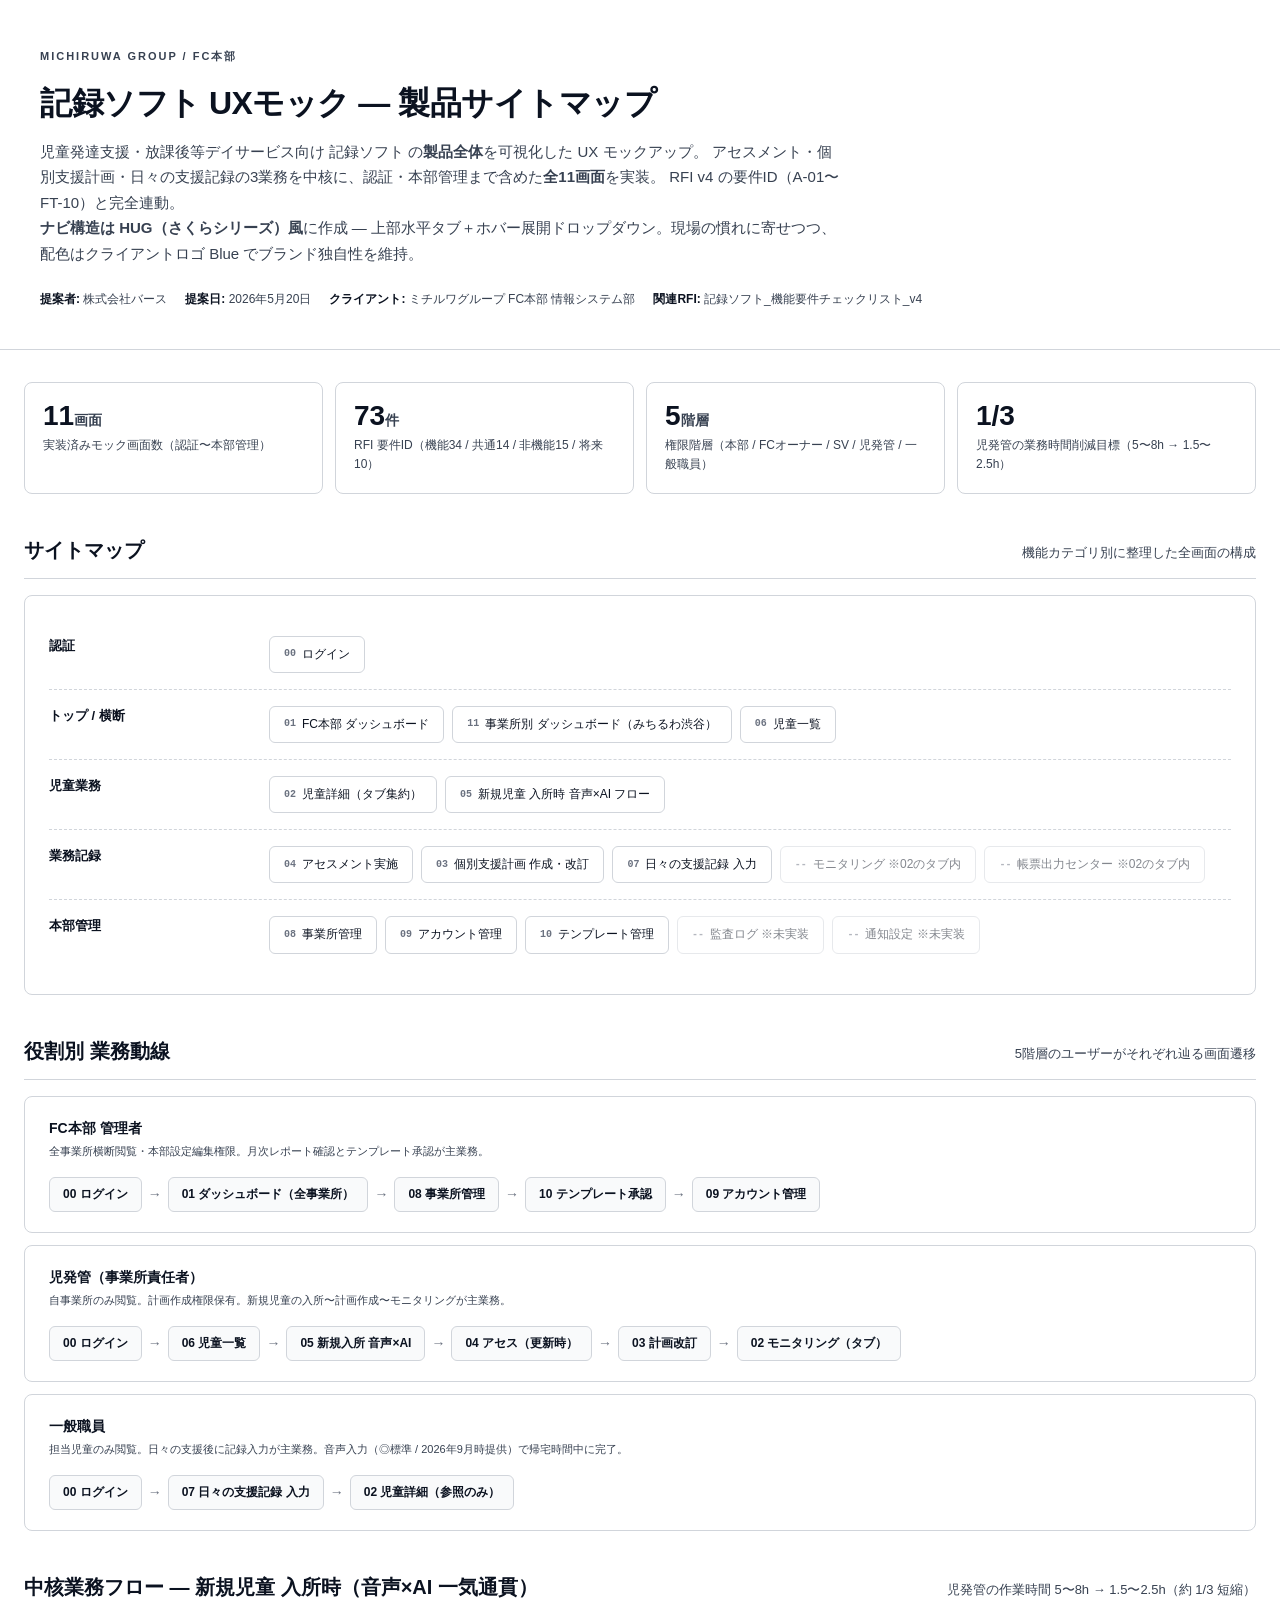
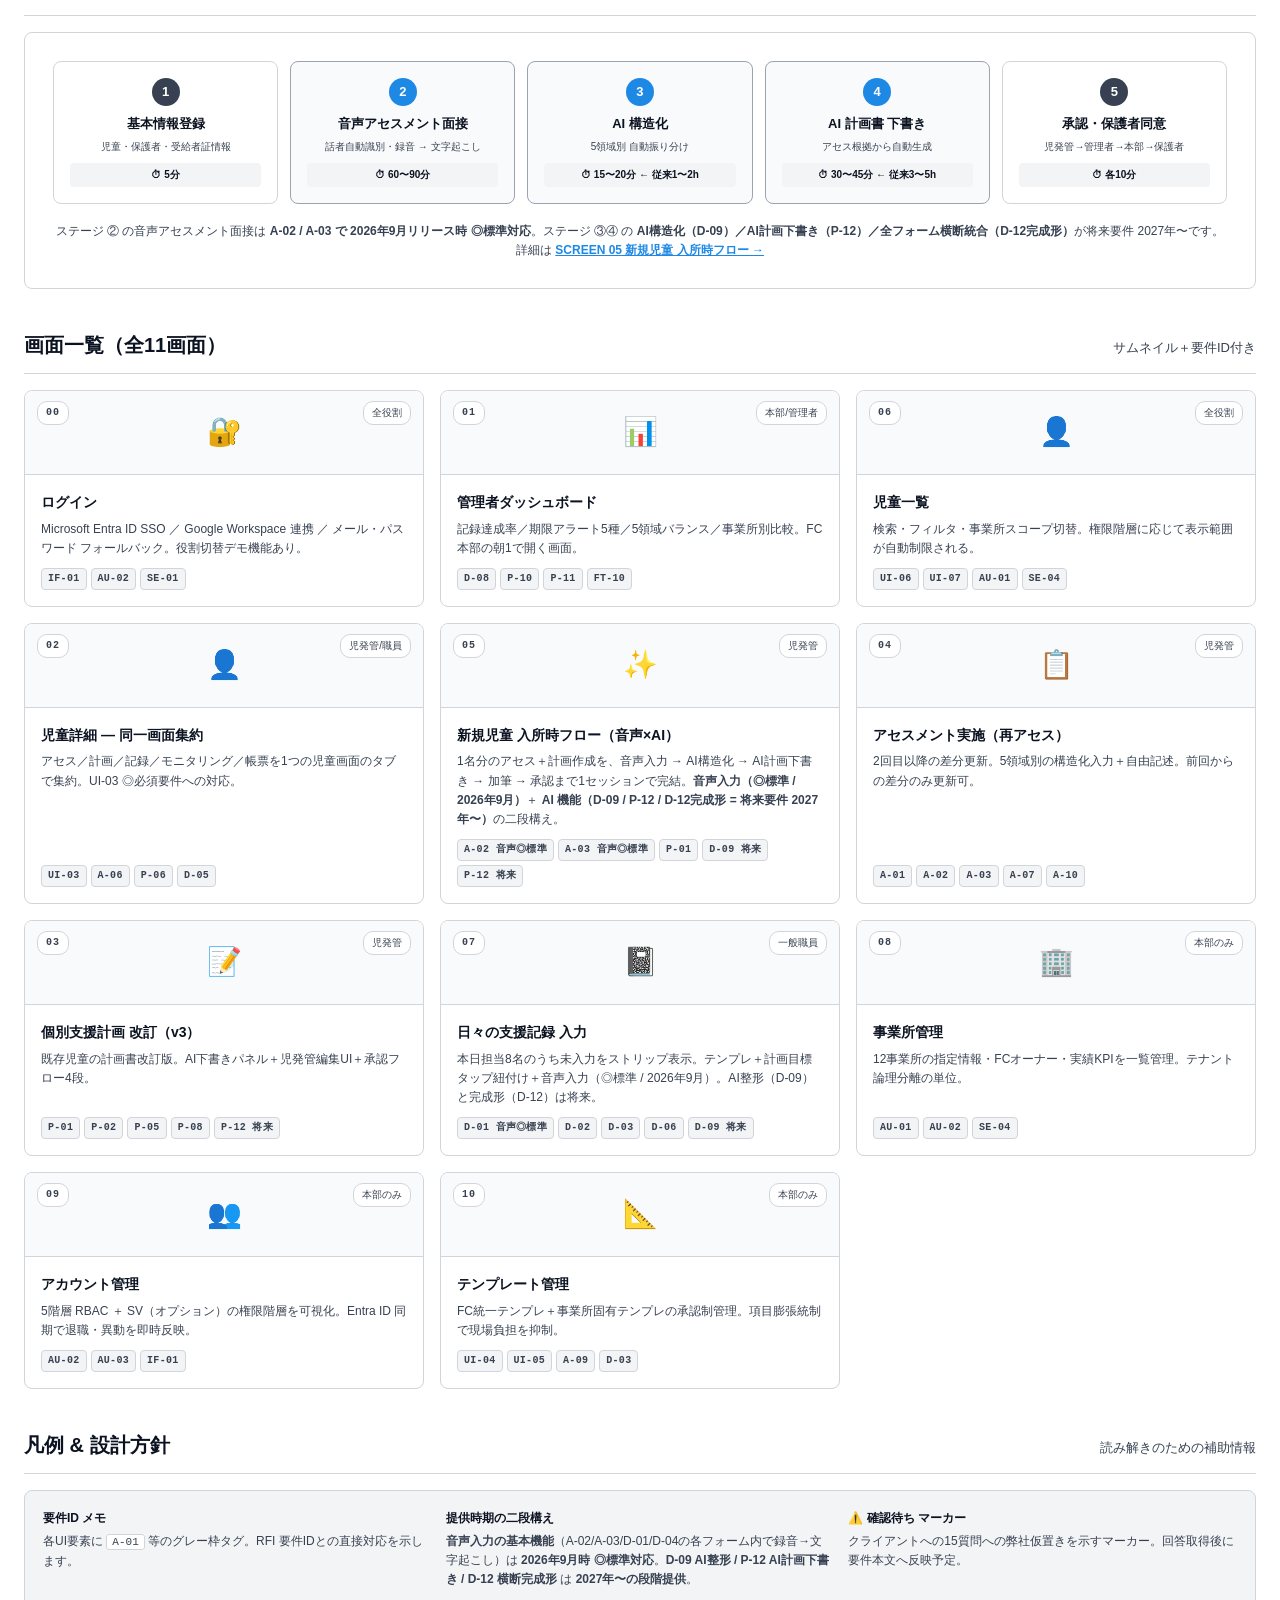
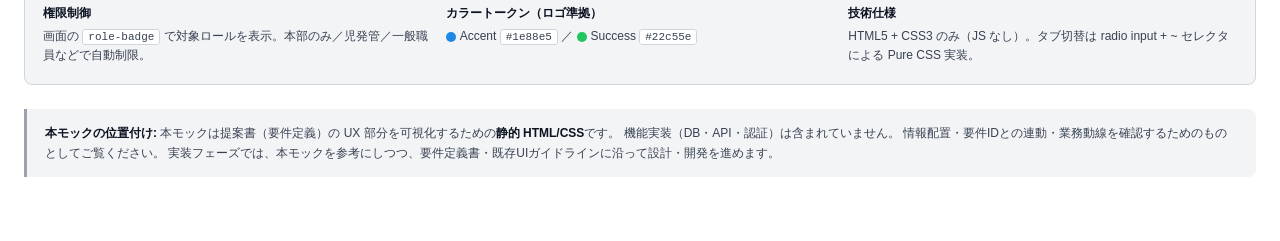
<file: mockups/index.html>
<!DOCTYPE html>
<html lang="ja">
<head>
<meta charset="UTF-8">
<title>記録ソフト プロダクト UXモック | 株式会社バース提案</title>
<link rel="stylesheet" href="style.css">
<style>
  body { background: var(--bg); padding: 0; }

  /* HERO — 白ベース */
  .index-hero {
    background: var(--surface);
    color: var(--text);
    padding: 48px 40px 40px;
    border-bottom: 1px solid var(--border);
  }
  .index-hero-inner { max-width: 1280px; margin: 0 auto; }
  .index-hero .eyebrow {
    font-size: 11px;
    color: var(--text-2);
    letter-spacing: 2px;
    font-weight: 700;
    margin-bottom: 12px;
  }
  .index-hero h1 {
    font-size: 32px;
    font-weight: 800;
    margin-bottom: 10px;
    letter-spacing: -0.5px;
    color: var(--text);
  }
  .index-hero .sub {
    font-size: 15px;
    color: var(--text-2);
    margin-bottom: 24px;
    max-width: 800px;
    line-height: 1.7;
  }
  .hero-meta {
    display: flex;
    flex-wrap: wrap;
    gap: 18px;
    font-size: 12px;
    color: var(--text-2);
    margin-top: 18px;
  }
  .hero-meta strong { color: var(--text); }

  .index-body { max-width: 1280px; margin: 32px auto 64px; padding: 0 24px; }

  /* サマリ */
  .summary-strip {
    display: grid;
    grid-template-columns: repeat(4, 1fr);
    gap: 12px;
    margin-bottom: 36px;
  }
  .summary-cell {
    background: var(--surface);
    border-radius: var(--radius);
    padding: 18px;
    border: 1px solid var(--border);
  }
  .summary-cell .num {
    font-size: 28px;
    font-weight: 800;
    color: var(--text);
    line-height: 1.1;
  }
  .summary-cell .num .unit { font-size: 14px; color: var(--text-2); font-weight: 600; }
  .summary-cell .label { font-size: 12px; color: var(--text-2); margin-top: 4px; }

  /* セクション見出し */
  .section-title {
    display: flex;
    align-items: baseline;
    justify-content: space-between;
    margin: 40px 0 16px;
    padding-bottom: 12px;
    border-bottom: 1px solid var(--border);
  }
  .section-title h2 {
    font-size: 20px;
    font-weight: 800;
    color: var(--text);
  }
  .section-title .sub { font-size: 13px; color: var(--text-2); }

  /* サイトマップ */
  .sitemap-tree {
    background: var(--surface);
    border: 1px solid var(--border);
    border-radius: var(--radius);
    padding: 24px;
    margin-bottom: 16px;
  }
  .sitemap-group {
    display: grid;
    grid-template-columns: 200px 1fr;
    gap: 20px;
    padding: 16px 0;
    border-bottom: 1px dashed var(--border);
  }
  .sitemap-group:last-child { border-bottom: none; }
  .sitemap-label {
    font-size: 13px;
    font-weight: 700;
    color: var(--text);
  }
  .sitemap-screens {
    display: flex;
    flex-wrap: wrap;
    gap: 8px;
  }
  .sitemap-screen {
    background: var(--surface);
    padding: 8px 14px;
    border-radius: var(--radius-sm);
    border: 1px solid var(--border);
    font-size: 12px;
    color: var(--text);
    text-decoration: none;
    display: inline-flex;
    align-items: center;
    gap: 6px;
    transition: all 0.12s;
  }
  .sitemap-screen:hover { background: var(--accent); color: #fff; border-color: var(--accent); }
  .sitemap-screen .num { font-size: 10px; color: var(--text-3); font-weight: 700; font-family: 'SF Mono', 'Menlo', monospace; }
  .sitemap-screen:hover .num { color: rgba(255,255,255,0.7); }
  .sitemap-screen.disabled { opacity: 0.5; cursor: not-allowed; }
  .sitemap-screen.disabled:hover { background: var(--surface); color: var(--text); border-color: var(--border); }

  /* 役割別 動線 — 全て同一フラットカード */
  .role-flow {
    background: var(--surface);
    border-radius: var(--radius);
    padding: 20px 24px;
    border: 1px solid var(--border);
    margin-bottom: 12px;
  }
  .role-flow h3 {
    font-size: 14px;
    font-weight: 800;
    color: var(--text);
    margin-bottom: 4px;
  }
  .role-flow .role-meta {
    font-size: 11px;
    color: var(--text-2);
    margin-bottom: 16px;
  }
  .role-flow .flow-line {
    display: flex;
    align-items: center;
    gap: 6px;
    flex-wrap: wrap;
  }
  .role-flow .flow-step {
    background: var(--surface-2);
    padding: 7px 13px;
    border-radius: var(--radius-sm);
    font-size: 12px;
    font-weight: 600;
    color: var(--text);
    border: 1px solid var(--border);
    text-decoration: none;
  }
  .role-flow .flow-step:hover { border-color: var(--accent); color: var(--accent); }
  .role-flow .flow-arrow { color: var(--text-3); font-size: 14px; }

  /* スクリーンカード — 全て同色サムネ */
  .screen-grid {
    display: grid;
    grid-template-columns: repeat(3, 1fr);
    gap: 16px;
  }
  .screen-card {
    background: var(--surface);
    border: 1px solid var(--border);
    border-radius: var(--radius);
    overflow: hidden;
    text-decoration: none;
    color: inherit;
    transition: border-color 0.15s, box-shadow 0.15s;
    display: flex;
    flex-direction: column;
  }
  .screen-card:hover { border-color: var(--accent); box-shadow: var(--shadow); }
  .screen-thumb {
    height: 84px;
    background: var(--surface-2);
    color: var(--text-2);
    display: flex;
    align-items: center;
    justify-content: center;
    font-size: 28px;
    position: relative;
    border-bottom: 1px solid var(--border);
  }
  .screen-thumb .num-badge {
    position: absolute;
    top: 10px;
    left: 12px;
    font-size: 10px;
    background: var(--surface);
    color: var(--text-2);
    padding: 3px 8px;
    border-radius: 10px;
    font-weight: 700;
    letter-spacing: 1px;
    border: 1px solid var(--border);
    font-family: 'SF Mono', 'Menlo', monospace;
  }
  .screen-thumb .role-badge {
    position: absolute;
    top: 10px;
    right: 12px;
    font-size: 10px;
    background: var(--surface);
    color: var(--text-2);
    padding: 3px 8px;
    border-radius: 10px;
    border: 1px solid var(--border);
  }
  .screen-card-body { padding: 16px; flex: 1; display: flex; flex-direction: column; }
  .screen-card-body h3 { font-size: 14px; font-weight: 700; color: var(--text); margin-bottom: 6px; }
  .screen-card-body p { font-size: 12px; color: var(--text-2); line-height: 1.6; margin-bottom: 10px; flex: 1; }
  .screen-card-body .reqs { display: flex; flex-wrap: wrap; gap: 4px; }

  /* 業務フロー */
  .business-flow {
    background: var(--surface);
    border: 1px solid var(--border);
    border-radius: var(--radius);
    padding: 28px;
  }
  .flow-stages {
    display: grid;
    grid-template-columns: repeat(5, 1fr);
    gap: 12px;
    position: relative;
  }
  .flow-stage {
    background: var(--surface);
    border: 1px solid var(--border);
    border-radius: var(--radius);
    padding: 16px;
    text-align: center;
    position: relative;
  }
  .flow-stage.highlight { background: var(--surface-2); border-color: var(--border-strong); }
  .flow-stage .stage-num {
    width: 28px; height: 28px;
    border-radius: 50%;
    background: var(--text-2);
    color: #fff;
    font-weight: 800;
    display: flex;
    align-items: center;
    justify-content: center;
    margin: 0 auto 8px;
    font-size: 13px;
  }
  .flow-stage.highlight .stage-num { background: var(--accent); }
  .flow-stage h4 { font-size: 13px; color: var(--text); margin-bottom: 4px; font-weight: 700; }
  .flow-stage .stage-meta { font-size: 10px; color: var(--text-2); }
  .flow-stage .stage-time {
    margin-top: 8px;
    padding: 4px 8px;
    background: var(--memo);
    border-radius: 4px;
    font-size: 10px;
    color: var(--text);
    font-weight: 600;
  }

  /* 凡例 */
  .legend {
    background: var(--memo);
    border: 1px solid var(--border);
    border-radius: var(--radius);
    padding: 18px;
  }
  .legend-grid {
    display: grid;
    grid-template-columns: repeat(3, 1fr);
    gap: 14px;
  }
  .legend-item { font-size: 12px; color: var(--text-2); }
  .legend-item .label { font-weight: 700; color: var(--text); margin-bottom: 4px; }
  .legend-item code {
    background: var(--surface);
    padding: 1px 5px;
    border-radius: 3px;
    font-size: 11px;
    border: 1px solid var(--border);
  }
  .color-chip { display: inline-block; width: 10px; height: 10px; border-radius: 50%; vertical-align: middle; margin-right: 4px; }
</style>
</head>
<body>

<!-- ─── HERO ─── -->
<section class="index-hero">
  <div class="index-hero-inner">
    <div class="eyebrow">MICHIRUWA GROUP / FC本部</div>
    <h1>記録ソフト UXモック — 製品サイトマップ</h1>
    <p class="sub">
      児童発達支援・放課後等デイサービス向け 記録ソフト の<strong>製品全体</strong>を可視化した UX モックアップ。
      アセスメント・個別支援計画・日々の支援記録の3業務を中核に、認証・本部管理まで含めた<strong>全11画面</strong>を実装。
      RFI v4 の要件ID（A-01〜FT-10）と完全連動。
      <br>
      <strong>ナビ構造は HUG（さくらシリーズ）風</strong>に作成 — 上部水平タブ＋ホバー展開ドロップダウン。現場の慣れに寄せつつ、配色はクライアントロゴ Blue でブランド独自性を維持。
    </p>
    <div class="hero-meta">
      <span><strong>提案者:</strong> 株式会社バース</span>
      <span><strong>提案日:</strong> 2026年5月20日</span>
      <span><strong>クライアント:</strong> ミチルワグループ FC本部 情報システム部</span>
      <span><strong>関連RFI:</strong> 記録ソフト_機能要件チェックリスト_v4</span>
    </div>
  </div>
</section>

<div class="index-body">

  <!-- ─── 製品サマリ ─── -->
  <div class="summary-strip">
    <div class="summary-cell">
      <div class="num">11<span class="unit">画面</span></div>
      <div class="label">実装済みモック画面数（認証〜本部管理）</div>
    </div>
    <div class="summary-cell">
      <div class="num">73<span class="unit">件</span></div>
      <div class="label">RFI 要件ID（機能34 / 共通14 / 非機能15 / 将来10）</div>
    </div>
    <div class="summary-cell">
      <div class="num">5<span class="unit">階層</span></div>
      <div class="label">権限階層（本部 / FCオーナー / SV / 児発管 / 一般職員）</div>
    </div>
    <div class="summary-cell">
      <div class="num">1/3<span class="unit"></span></div>
      <div class="label">児発管の業務時間削減目標（5〜8h → 1.5〜2.5h）</div>
    </div>
  </div>

  <!-- ─── サイトマップ ─── -->
  <div class="section-title">
    <h2>サイトマップ</h2>
    <span class="sub">機能カテゴリ別に整理した全画面の構成</span>
  </div>

  <div class="sitemap-tree">

    <div class="sitemap-group">
      <div class="sitemap-label">認証</div>
      <div class="sitemap-screens">
        <a href="00_login.html" class="sitemap-screen"><span class="num">00</span> ログイン</a>
      </div>
    </div>

    <div class="sitemap-group">
      <div class="sitemap-label">トップ / 横断</div>
      <div class="sitemap-screens">
        <a href="01_dashboard.html" class="sitemap-screen"><span class="num">01</span> FC本部 ダッシュボード</a>
        <a href="11_office_dashboard.html" class="sitemap-screen"><span class="num">11</span> 事業所別 ダッシュボード（みちるわ渋谷）</a>
        <a href="06_child_list.html" class="sitemap-screen"><span class="num">06</span> 児童一覧</a>
      </div>
    </div>

    <div class="sitemap-group">
      <div class="sitemap-label">児童業務</div>
      <div class="sitemap-screens">
        <a href="02_child_detail.html" class="sitemap-screen"><span class="num">02</span> 児童詳細（タブ集約）</a>
        <a href="05_new_intake.html" class="sitemap-screen"><span class="num">05</span> 新規児童 入所時 音声×AI フロー</a>
      </div>
    </div>

    <div class="sitemap-group">
      <div class="sitemap-label">業務記録</div>
      <div class="sitemap-screens">
        <a href="04_assessment.html" class="sitemap-screen"><span class="num">04</span> アセスメント実施</a>
        <a href="03_support_plan.html" class="sitemap-screen"><span class="num">03</span> 個別支援計画 作成・改訂</a>
        <a href="07_daily_record.html" class="sitemap-screen"><span class="num">07</span> 日々の支援記録 入力</a>
        <a href="#" class="sitemap-screen disabled"><span class="num">--</span> モニタリング ※02のタブ内</a>
        <a href="#" class="sitemap-screen disabled"><span class="num">--</span> 帳票出力センター ※02のタブ内</a>
      </div>
    </div>

    <div class="sitemap-group">
      <div class="sitemap-label">本部管理</div>
      <div class="sitemap-screens">
        <a href="08_settings_offices.html" class="sitemap-screen"><span class="num">08</span> 事業所管理</a>
        <a href="09_settings_accounts.html" class="sitemap-screen"><span class="num">09</span> アカウント管理</a>
        <a href="10_settings_templates.html" class="sitemap-screen"><span class="num">10</span> テンプレート管理</a>
        <a href="#" class="sitemap-screen disabled"><span class="num">--</span> 監査ログ ※未実装</a>
        <a href="#" class="sitemap-screen disabled"><span class="num">--</span> 通知設定 ※未実装</a>
      </div>
    </div>
  </div>

  <!-- ─── 役割別 業務動線 ─── -->
  <div class="section-title">
    <h2>役割別 業務動線</h2>
    <span class="sub">5階層のユーザーがそれぞれ辿る画面遷移</span>
  </div>

  <div class="role-flow">
    <h3>FC本部 管理者</h3>
    <div class="role-meta">全事業所横断閲覧・本部設定編集権限。月次レポート確認とテンプレート承認が主業務。</div>
    <div class="flow-line">
      <a href="00_login.html" class="flow-step">00 ログイン</a>
      <span class="flow-arrow">→</span>
      <a href="01_dashboard.html" class="flow-step">01 ダッシュボード（全事業所）</a>
      <span class="flow-arrow">→</span>
      <a href="08_settings_offices.html" class="flow-step">08 事業所管理</a>
      <span class="flow-arrow">→</span>
      <a href="10_settings_templates.html" class="flow-step">10 テンプレート承認</a>
      <span class="flow-arrow">→</span>
      <a href="09_settings_accounts.html" class="flow-step">09 アカウント管理</a>
    </div>
  </div>

  <div class="role-flow">
    <h3>児発管（事業所責任者）</h3>
    <div class="role-meta">自事業所のみ閲覧。計画作成権限保有。新規児童の入所〜計画作成〜モニタリングが主業務。</div>
    <div class="flow-line">
      <a href="00_login.html" class="flow-step">00 ログイン</a>
      <span class="flow-arrow">→</span>
      <a href="06_child_list.html" class="flow-step">06 児童一覧</a>
      <span class="flow-arrow">→</span>
      <a href="05_new_intake.html" class="flow-step">05 新規入所 音声×AI</a>
      <span class="flow-arrow">→</span>
      <a href="04_assessment.html" class="flow-step">04 アセス（更新時）</a>
      <span class="flow-arrow">→</span>
      <a href="03_support_plan.html" class="flow-step">03 計画改訂</a>
      <span class="flow-arrow">→</span>
      <a href="02_child_detail.html" class="flow-step">02 モニタリング（タブ）</a>
    </div>
  </div>

  <div class="role-flow">
    <h3>一般職員</h3>
    <div class="role-meta">担当児童のみ閲覧。日々の支援後に記録入力が主業務。音声入力（◎標準 / 2026年9月時提供）で帰宅時間中に完了。</div>
    <div class="flow-line">
      <a href="00_login.html" class="flow-step">00 ログイン</a>
      <span class="flow-arrow">→</span>
      <a href="07_daily_record.html" class="flow-step">07 日々の支援記録 入力</a>
      <span class="flow-arrow">→</span>
      <a href="02_child_detail.html" class="flow-step">02 児童詳細（参照のみ）</a>
    </div>
  </div>

  <!-- ─── 中核業務フロー ─── -->
  <div class="section-title">
    <h2>中核業務フロー — 新規児童 入所時（音声×AI 一気通貫）</h2>
    <span class="sub">児発管の作業時間 5〜8h → 1.5〜2.5h（約 1/3 短縮）</span>
  </div>

  <div class="business-flow">
    <div class="flow-stages">
      <div class="flow-stage">
        <div class="stage-num">1</div>
        <h4>基本情報登録</h4>
        <div class="stage-meta">児童・保護者・受給者証情報</div>
        <div class="stage-time">⏱ 5分</div>
      </div>
      <div class="flow-stage highlight">
        <div class="stage-num">2</div>
        <h4>音声アセスメント面接</h4>
        <div class="stage-meta">話者自動識別・録音 → 文字起こし</div>
        <div class="stage-time">⏱ 60〜90分</div>
      </div>
      <div class="flow-stage highlight">
        <div class="stage-num">3</div>
        <h4>AI 構造化</h4>
        <div class="stage-meta">5領域別 自動振り分け</div>
        <div class="stage-time">⏱ 15〜20分 ← 従来1〜2h</div>
      </div>
      <div class="flow-stage highlight">
        <div class="stage-num">4</div>
        <h4>AI 計画書 下書き</h4>
        <div class="stage-meta">アセス根拠から自動生成</div>
        <div class="stage-time">⏱ 30〜45分 ← 従来3〜5h</div>
      </div>
      <div class="flow-stage">
        <div class="stage-num">5</div>
        <h4>承認・保護者同意</h4>
        <div class="stage-meta">児発管→管理者→本部→保護者</div>
        <div class="stage-time">⏱ 各10分</div>
      </div>
    </div>
    <p class="text-sm text-muted" style="margin-top:18px;text-align:center;">
      ステージ ② の音声アセスメント面接は <strong>A-02 / A-03 で 2026年9月リリース時 ◎標準対応</strong>。ステージ ③④ の <strong>AI構造化（D-09）／AI計画下書き（P-12）／全フォーム横断統合（D-12完成形）</strong>が将来要件 2027年〜です。
      詳細は <a href="05_new_intake.html" style="color:var(--accent);font-weight:700;">SCREEN 05 新規児童 入所時フロー →</a>
    </p>
  </div>

  <!-- ─── 全画面 一覧 ─── -->
  <div class="section-title">
    <h2>画面一覧（全11画面）</h2>
    <span class="sub">サムネイル＋要件ID付き</span>
  </div>

  <div class="screen-grid">

    <a href="00_login.html" class="screen-card">
      <div class="screen-thumb">
        <span class="num-badge">00</span>
        <span class="role-badge">全役割</span>
        🔐
      </div>
      <div class="screen-card-body">
        <h3>ログイン</h3>
        <p>Microsoft Entra ID SSO ／ Google Workspace 連携 ／ メール・パスワード フォールバック。役割切替デモ機能あり。</p>
        <div class="reqs">
          <span class="req-tag">IF-01</span>
          <span class="req-tag">AU-02</span>
          <span class="req-tag">SE-01</span>
        </div>
      </div>
    </a>

    <a href="01_dashboard.html" class="screen-card">
      <div class="screen-thumb">
        <span class="num-badge">01</span>
        <span class="role-badge">本部/管理者</span>
        📊
      </div>
      <div class="screen-card-body">
        <h3>管理者ダッシュボード</h3>
        <p>記録達成率／期限アラート5種／5領域バランス／事業所別比較。FC本部の朝1で開く画面。</p>
        <div class="reqs">
          <span class="req-tag">D-08</span>
          <span class="req-tag">P-10</span>
          <span class="req-tag">P-11</span>
          <span class="req-tag">FT-10</span>
        </div>
      </div>
    </a>

    <a href="06_child_list.html" class="screen-card">
      <div class="screen-thumb">
        <span class="num-badge">06</span>
        <span class="role-badge">全役割</span>
        👤
      </div>
      <div class="screen-card-body">
        <h3>児童一覧</h3>
        <p>検索・フィルタ・事業所スコープ切替。権限階層に応じて表示範囲が自動制限される。</p>
        <div class="reqs">
          <span class="req-tag">UI-06</span>
          <span class="req-tag">UI-07</span>
          <span class="req-tag">AU-01</span>
          <span class="req-tag">SE-04</span>
        </div>
      </div>
    </a>

    <a href="02_child_detail.html" class="screen-card">
      <div class="screen-thumb">
        <span class="num-badge">02</span>
        <span class="role-badge">児発管/職員</span>
        👤
      </div>
      <div class="screen-card-body">
        <h3>児童詳細 — 同一画面集約</h3>
        <p>アセス／計画／記録／モニタリング／帳票を1つの児童画面のタブで集約。UI-03 ◎必須要件への対応。</p>
        <div class="reqs">
          <span class="req-tag">UI-03</span>
          <span class="req-tag">A-06</span>
          <span class="req-tag">P-06</span>
          <span class="req-tag">D-05</span>
        </div>
      </div>
    </a>

    <a href="05_new_intake.html" class="screen-card">
      <div class="screen-thumb">
        <span class="num-badge">05</span>
        <span class="role-badge">児発管</span>
        ✨
      </div>
      <div class="screen-card-body">
        <h3>新規児童 入所時フロー（音声×AI）</h3>
        <p>1名分のアセス＋計画作成を、音声入力 → AI構造化 → AI計画下書き → 加筆 → 承認まで1セッションで完結。<strong>音声入力（◎標準 / 2026年9月）</strong>＋ <strong>AI 機能（D-09 / P-12 / D-12完成形 = 将来要件 2027年〜）</strong>の二段構え。</p>
        <div class="reqs">
          <span class="req-tag">A-02 音声◎標準</span>
          <span class="req-tag">A-03 音声◎標準</span>
          <span class="req-tag">P-01</span>
          <span class="req-tag">D-09 将来</span>
          <span class="req-tag">P-12 将来</span>
        </div>
      </div>
    </a>

    <a href="04_assessment.html" class="screen-card">
      <div class="screen-thumb">
        <span class="num-badge">04</span>
        <span class="role-badge">児発管</span>
        📋
      </div>
      <div class="screen-card-body">
        <h3>アセスメント実施（再アセス）</h3>
        <p>2回目以降の差分更新。5領域別の構造化入力＋自由記述。前回からの差分のみ更新可。</p>
        <div class="reqs">
          <span class="req-tag">A-01</span>
          <span class="req-tag">A-02</span>
          <span class="req-tag">A-03</span>
          <span class="req-tag">A-07</span>
          <span class="req-tag">A-10</span>
        </div>
      </div>
    </a>

    <a href="03_support_plan.html" class="screen-card">
      <div class="screen-thumb">
        <span class="num-badge">03</span>
        <span class="role-badge">児発管</span>
        📝
      </div>
      <div class="screen-card-body">
        <h3>個別支援計画 改訂（v3）</h3>
        <p>既存児童の計画書改訂版。AI下書きパネル＋児発管編集UI＋承認フロー4段。</p>
        <div class="reqs">
          <span class="req-tag">P-01</span>
          <span class="req-tag">P-02</span>
          <span class="req-tag">P-05</span>
          <span class="req-tag">P-08</span>
          <span class="req-tag">P-12 将来</span>
        </div>
      </div>
    </a>

    <a href="07_daily_record.html" class="screen-card">
      <div class="screen-thumb">
        <span class="num-badge">07</span>
        <span class="role-badge">一般職員</span>
        📓
      </div>
      <div class="screen-card-body">
        <h3>日々の支援記録 入力</h3>
        <p>本日担当8名のうち未入力をストリップ表示。テンプレ＋計画目標タップ紐付け＋音声入力（◎標準 / 2026年9月）。AI整形（D-09）と完成形（D-12）は将来。</p>
        <div class="reqs">
          <span class="req-tag">D-01 音声◎標準</span>
          <span class="req-tag">D-02</span>
          <span class="req-tag">D-03</span>
          <span class="req-tag">D-06</span>
          <span class="req-tag">D-09 将来</span>
        </div>
      </div>
    </a>

    <a href="08_settings_offices.html" class="screen-card">
      <div class="screen-thumb">
        <span class="num-badge">08</span>
        <span class="role-badge">本部のみ</span>
        🏢
      </div>
      <div class="screen-card-body">
        <h3>事業所管理</h3>
        <p>12事業所の指定情報・FCオーナー・実績KPIを一覧管理。テナント論理分離の単位。</p>
        <div class="reqs">
          <span class="req-tag">AU-01</span>
          <span class="req-tag">AU-02</span>
          <span class="req-tag">SE-04</span>
        </div>
      </div>
    </a>

    <a href="09_settings_accounts.html" class="screen-card">
      <div class="screen-thumb">
        <span class="num-badge">09</span>
        <span class="role-badge">本部のみ</span>
        👥
      </div>
      <div class="screen-card-body">
        <h3>アカウント管理</h3>
        <p>5階層 RBAC ＋ SV（オプション）の権限階層を可視化。Entra ID 同期で退職・異動を即時反映。</p>
        <div class="reqs">
          <span class="req-tag">AU-02</span>
          <span class="req-tag">AU-03</span>
          <span class="req-tag">IF-01</span>
        </div>
      </div>
    </a>

    <a href="10_settings_templates.html" class="screen-card">
      <div class="screen-thumb">
        <span class="num-badge">10</span>
        <span class="role-badge">本部のみ</span>
        📐
      </div>
      <div class="screen-card-body">
        <h3>テンプレート管理</h3>
        <p>FC統一テンプレ＋事業所固有テンプレの承認制管理。項目膨張統制で現場負担を抑制。</p>
        <div class="reqs">
          <span class="req-tag">UI-04</span>
          <span class="req-tag">UI-05</span>
          <span class="req-tag">A-09</span>
          <span class="req-tag">D-03</span>
        </div>
      </div>
    </a>

  </div>

  <!-- ─── 凡例 ─── -->
  <div class="section-title">
    <h2>凡例 & 設計方針</h2>
    <span class="sub">読み解きのための補助情報</span>
  </div>

  <div class="legend">
    <div class="legend-grid">
      <div class="legend-item">
        <div class="label">要件ID メモ</div>
        各UI要素に <code>A-01</code> 等のグレー枠タグ。RFI 要件IDとの直接対応を示します。
      </div>
      <div class="legend-item">
        <div class="label">提供時期の二段構え</div>
        <strong>音声入力の基本機能</strong>（A-02/A-03/D-01/D-04の各フォーム内で録音→文字起こし）は <strong>2026年9月時 ◎標準対応</strong>。<strong>D-09 AI整形 / P-12 AI計画下書き / D-12 横断完成形</strong> は <strong>2027年〜の段階提供</strong>。
      </div>
      <div class="legend-item">
        <div class="label">⚠️ 確認待ち マーカー</div>
        クライアントへの15質問への弊社仮置きを示すマーカー。回答取得後に要件本文へ反映予定。
      </div>
      <div class="legend-item">
        <div class="label">権限制御</div>
        画面の <code>role-badge</code> で対象ロールを表示。本部のみ／児発管／一般職員などで自動制限。
      </div>
      <div class="legend-item">
        <div class="label">カラートークン（ロゴ準拠）</div>
        <span class="color-chip" style="background:#1e88e5;"></span>Accent <code>#1e88e5</code> ／
        <span class="color-chip" style="background:#22c55e;"></span>Success <code>#22c55e</code>
      </div>
      <div class="legend-item">
        <div class="label">技術仕様</div>
        HTML5 + CSS3 のみ（JS なし）。タブ切替は radio input + ~ セレクタによる Pure CSS 実装。
      </div>
    </div>
  </div>

  <!-- ─── 注釈 ─── -->
  <div class="note-callout" style="margin-top:24px;">
    <strong>本モックの位置付け:</strong>
    本モックは提案書（要件定義）の UX 部分を可視化するための<strong>静的 HTML/CSS</strong>です。
    機能実装（DB・API・認証）は含まれていません。
    情報配置・要件IDとの連動・業務動線を確認するためのものとしてご覧ください。
    実装フェーズでは、本モックを参考にしつつ、要件定義書・既存UIガイドラインに沿って設計・開発を進めます。
  </div>
</div>

</body>
</html>
</file>
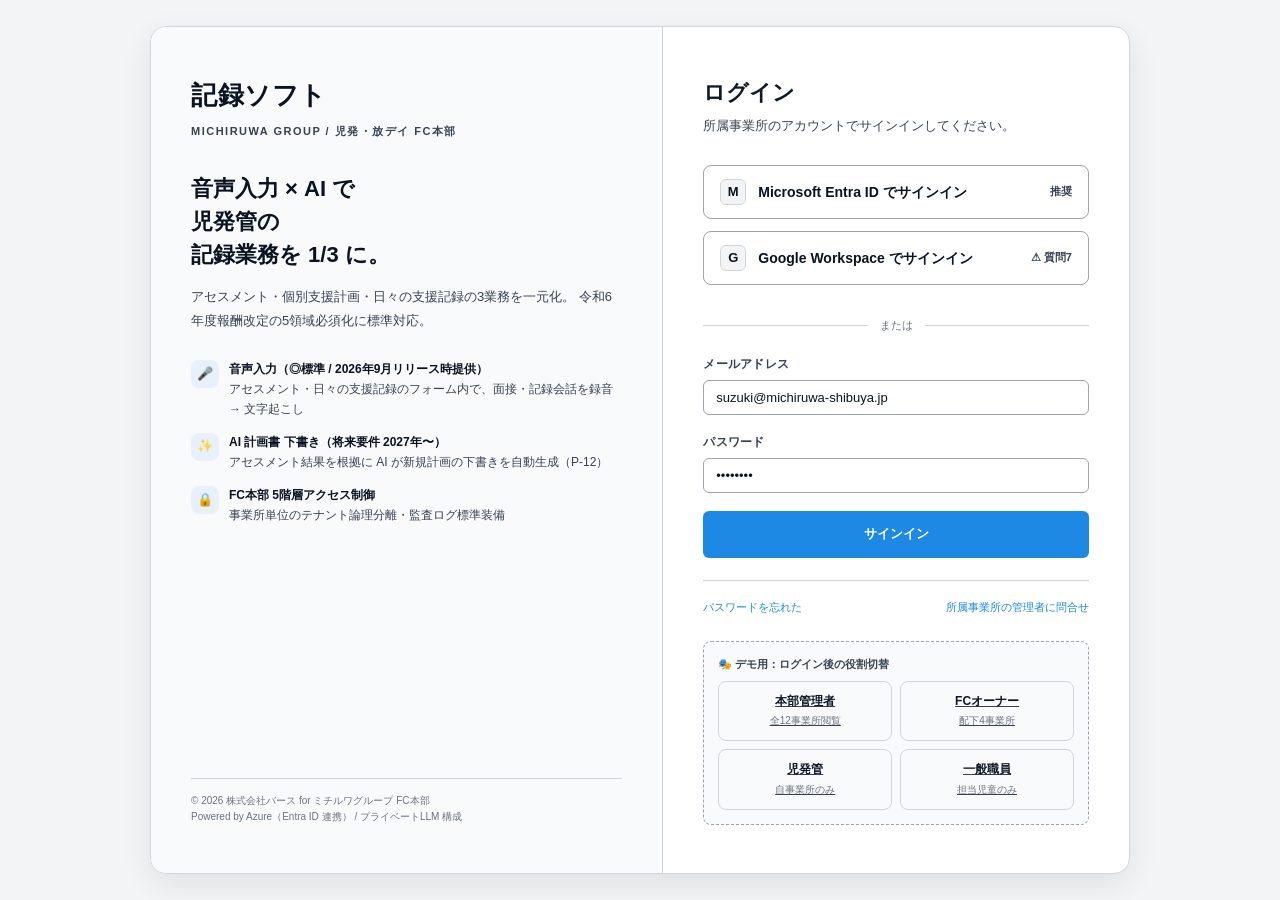
<file: mockups/00_login.html>
<!DOCTYPE html>
<html lang="ja">
<head>
<meta charset="UTF-8">
<title>ログイン | 記録ソフト UXモック</title>
<link rel="stylesheet" href="style.css">
<style>
  body {
    background: var(--memo);
    min-height: 100vh;
    display: flex;
    align-items: center;
    justify-content: center;
    padding: 24px;
  }
  .login-shell {
    width: 100%;
    max-width: 980px;
    display: grid;
    grid-template-columns: 1.1fr 1fr;
    background: var(--surface);
    border-radius: 16px;
    overflow: hidden;
    border: 1px solid var(--border);
    box-shadow: 0 10px 30px rgba(0,0,0,0.08);
  }
  .login-brand {
    padding: 48px 40px;
    background: var(--surface-2);
    color: var(--text);
    display: flex;
    flex-direction: column;
    justify-content: space-between;
    min-height: 580px;
    border-right: 1px solid var(--border);
  }
  .login-brand .product {
    font-size: 26px;
    font-weight: 800;
    letter-spacing: 0.5px;
    margin-bottom: 6px;
    color: var(--text);
  }
  .login-brand .product-sub {
    font-size: 11px;
    color: var(--text-2);
    letter-spacing: 1.5px;
    margin-bottom: 32px;
    font-weight: 600;
  }
  .login-brand .pitch {
    font-size: 22px;
    font-weight: 800;
    line-height: 1.5;
    color: var(--text);
    margin-bottom: 14px;
  }
  .login-brand .pitch-sub {
    font-size: 13px;
    line-height: 1.8;
    color: var(--text-2);
  }
  .feature-list {
    margin-top: 28px;
    display: flex;
    flex-direction: column;
    gap: 14px;
  }
  .feature-item {
    display: flex;
    align-items: flex-start;
    gap: 10px;
    font-size: 12px;
    color: var(--text-2);
  }
  .feature-item .icon {
    width: 28px;
    height: 28px;
    border-radius: 8px;
    background: var(--accent-soft);
    color: var(--accent);
    display: flex;
    align-items: center;
    justify-content: center;
    flex-shrink: 0;
    font-size: 13px;
  }
  .feature-item .title {
    font-weight: 700;
    color: var(--text);
    margin-bottom: 1px;
  }
  .login-brand .footer-note {
    font-size: 10px;
    color: var(--text-3);
    margin-top: 32px;
    padding-top: 14px;
    border-top: 1px solid var(--border);
  }
  .login-form {
    padding: 48px 40px;
    display: flex;
    flex-direction: column;
    justify-content: center;
  }
  .login-form h2 {
    font-size: 22px;
    font-weight: 800;
    color: var(--navy);
    margin-bottom: 6px;
  }
  .login-form .sub {
    font-size: 13px;
    color: var(--text-2);
    margin-bottom: 28px;
  }
  .sso-button {
    width: 100%;
    padding: 13px 16px;
    background: #fff;
    border: 1.5px solid var(--border-strong);
    border-radius: 8px;
    display: flex;
    align-items: center;
    gap: 12px;
    font-size: 14px;
    font-weight: 600;
    color: var(--text);
    cursor: pointer;
    transition: all 0.12s;
    text-decoration: none;
    margin-bottom: 12px;
  }
  .sso-button:hover { border-color: var(--accent); background: var(--surface-2); }
  .sso-icon {
    width: 26px;
    height: 26px;
    border-radius: 6px;
    background: var(--memo);
    color: var(--text);
    display: flex;
    align-items: center;
    justify-content: center;
    font-size: 13px;
    font-weight: 800;
    border: 1px solid var(--border);
    flex-shrink: 0;
  }
  .sso-hint {
    font-size: 11px;
    color: var(--text-2);
    font-weight: 600;
  }
  .divider {
    display: flex;
    align-items: center;
    gap: 12px;
    margin: 20px 0;
    font-size: 11px;
    color: var(--text-3);
  }
  .divider::before, .divider::after { content: ''; flex: 1; height: 1px; background: var(--border); }
  .role-grid {
    display: grid;
    grid-template-columns: 1fr 1fr;
    gap: 8px;
    margin-top: 8px;
  }
  .role-pill {
    padding: 10px 12px;
    border: 1px solid var(--border);
    border-radius: 8px;
    font-size: 12px;
    text-align: center;
    color: var(--text-2);
    cursor: pointer;
    background: var(--surface-2);
  }
  .role-pill .role-name { font-weight: 700; color: var(--navy); display: block; }
  .role-pill .role-count { font-size: 10px; color: var(--text-3); margin-top: 2px; }
  .help-links {
    margin-top: 22px;
    padding-top: 18px;
    border-top: 1px solid var(--border);
    display: flex;
    justify-content: space-between;
    font-size: 11px;
  }
  .help-links a { color: var(--teal); text-decoration: none; }
</style>
</head>
<body>

<div class="login-shell">

  <!-- 左: ブランド・プロダクト紹介 -->
  <div class="login-brand">
    <div>
      <div class="product">記録ソフト</div>
      <div class="product-sub">MICHIRUWA GROUP / 児発・放デイ FC本部</div>

      <div class="pitch">
        音声入力 × AI で<br>
        児発管の<br>
        記録業務を 1/3 に。
      </div>
      <div class="pitch-sub">
        アセスメント・個別支援計画・日々の支援記録の3業務を一元化。
        令和6年度報酬改定の5領域必須化に標準対応。
      </div>

      <div class="feature-list">
        <div class="feature-item">
          <div class="icon">🎤</div>
          <div>
            <div class="title">音声入力（◎標準 / 2026年9月リリース時提供）</div>
            <div>アセスメント・日々の支援記録のフォーム内で、面接・記録会話を録音 → 文字起こし</div>
          </div>
        </div>
        <div class="feature-item">
          <div class="icon">✨</div>
          <div>
            <div class="title">AI 計画書 下書き（将来要件 2027年〜）</div>
            <div>アセスメント結果を根拠に AI が新規計画の下書きを自動生成（P-12）</div>
          </div>
        </div>
        <div class="feature-item">
          <div class="icon">🔒</div>
          <div>
            <div class="title">FC本部 5階層アクセス制御</div>
            <div>事業所単位のテナント論理分離・監査ログ標準装備</div>
          </div>
        </div>
      </div>
    </div>

    <div class="footer-note">
      © 2026 株式会社バース for ミチルワグループ FC本部<br>
      Powered by Azure（Entra ID 連携） / プライベートLLM 構成
    </div>
  </div>

  <!-- 右: ログインフォーム -->
  <div class="login-form">
    <h2>ログイン</h2>
    <p class="sub">所属事業所のアカウントでサインインしてください。</p>

    <!-- Microsoft Entra ID SSO -->
    <a href="01_dashboard.html" class="sso-button">
      <div class="sso-icon">M</div>
      <span style="flex:1;">Microsoft Entra ID でサインイン</span>
      <span class="sso-hint">推奨</span>
    </a>

    <!-- Google Workspace (オプション) -->
    <a href="01_dashboard.html" class="sso-button">
      <div class="sso-icon">G</div>
      <span style="flex:1;">Google Workspace でサインイン</span>
      <span class="sso-hint">⚠ 質問7</span>
    </a>

    <div class="divider">または</div>

    <!-- メール・パスワード（フォールバック） -->
    <form>
      <div class="form-group">
        <label class="form-label">メールアドレス</label>
        <input class="form-input" type="email" value="suzuki@michiruwa-shibuya.jp">
      </div>
      <div class="form-group">
        <label class="form-label">パスワード</label>
        <input class="form-input" type="password" value="••••••••">
      </div>
      <a href="01_dashboard.html" class="btn btn-primary" style="width:100%;justify-content:center;padding:12px;">サインイン</a>
    </form>

    <div class="help-links">
      <a href="#">パスワードを忘れた</a>
      <a href="#">所属事業所の管理者に問合せ</a>
    </div>

    <!-- 役割選択（モック用ナビゲーション） -->
    <div style="margin-top:24px;padding:14px;background:var(--surface-2);border-radius:8px;border:1px dashed var(--border-strong);">
      <div style="font-size:11px;color:var(--text-2);font-weight:700;margin-bottom:8px;">🎭 デモ用：ログイン後の役割切替</div>
      <div class="role-grid">
        <a href="01_dashboard.html" class="role-pill"><span class="role-name">本部管理者</span><span class="role-count">全12事業所閲覧</span></a>
        <a href="01_dashboard.html" class="role-pill"><span class="role-name">FCオーナー</span><span class="role-count">配下4事業所</span></a>
        <a href="02_child_detail.html" class="role-pill"><span class="role-name">児発管</span><span class="role-count">自事業所のみ</span></a>
        <a href="07_daily_record.html" class="role-pill"><span class="role-name">一般職員</span><span class="role-count">担当児童のみ</span></a>
      </div>
    </div>
  </div>
</div>

</body>
</html>
</file>
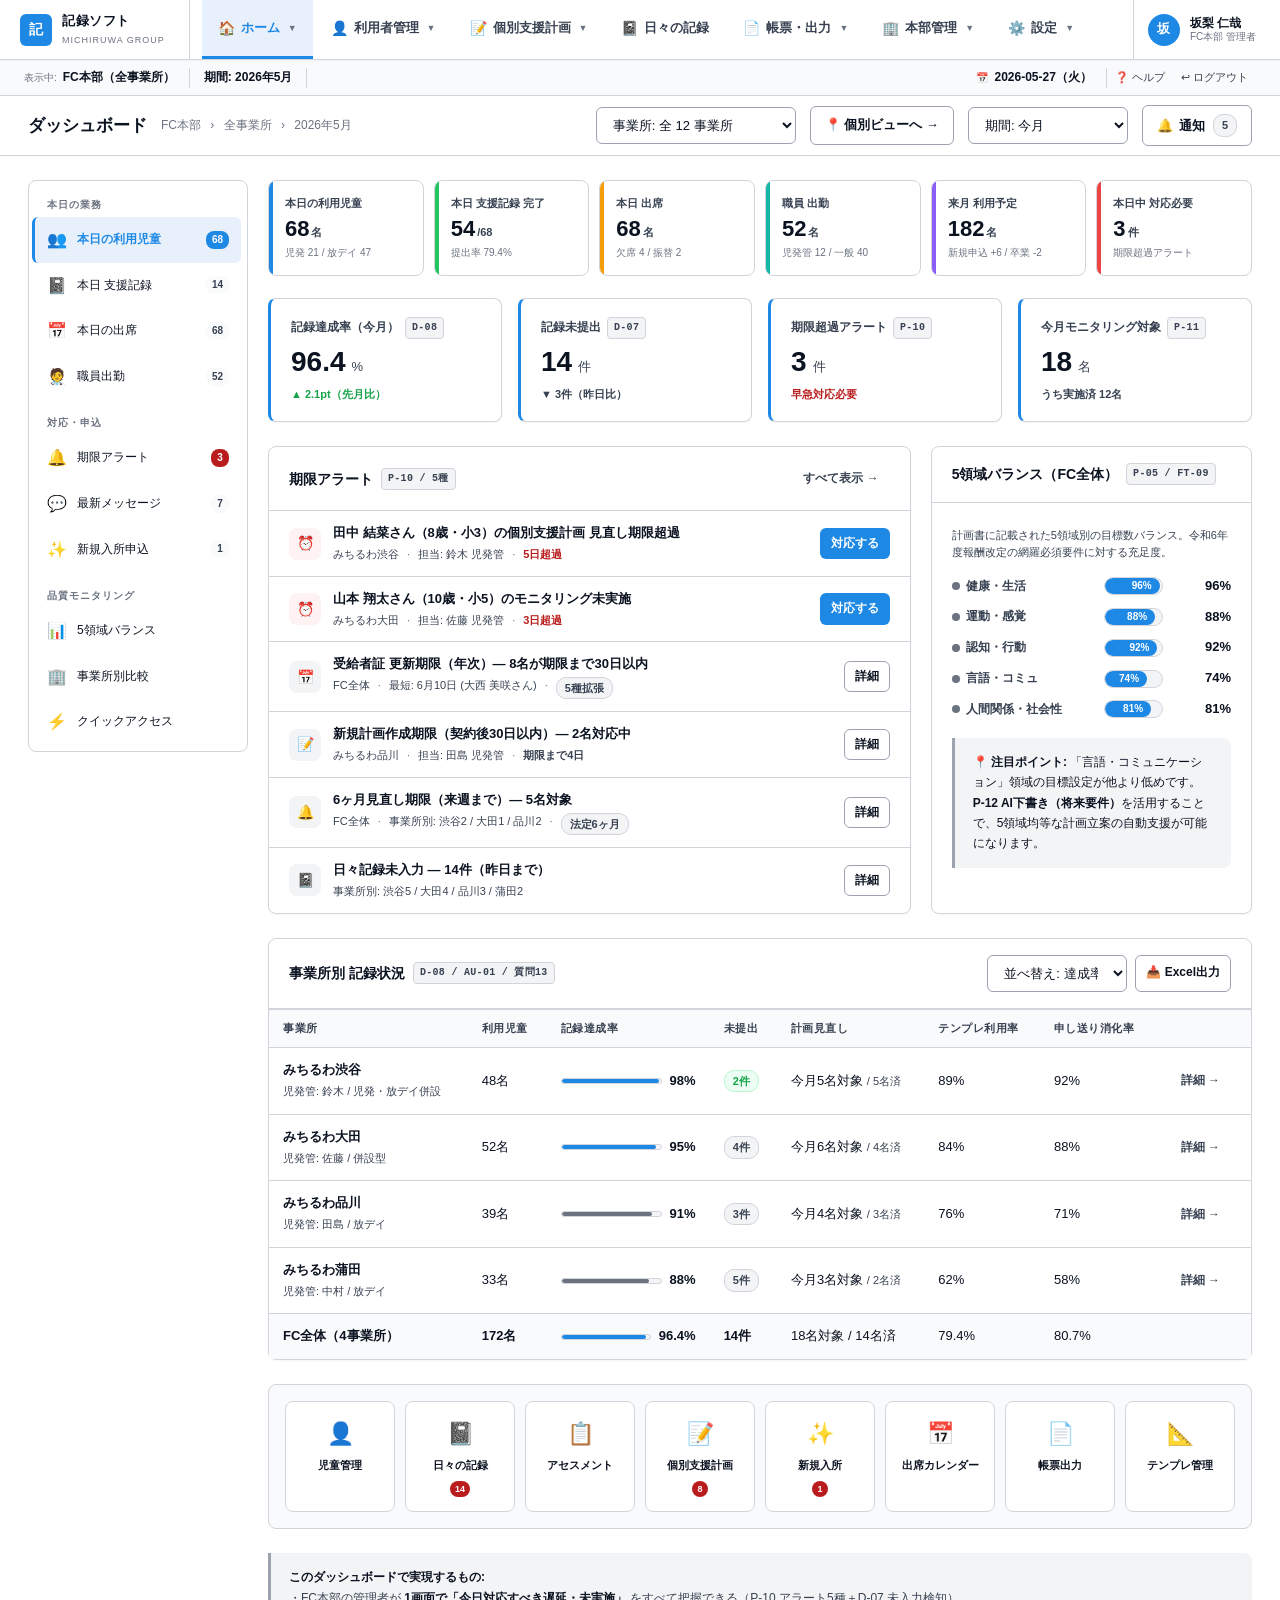
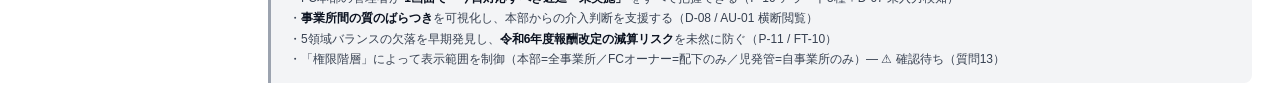
<file: mockups/01_dashboard.html>
<!DOCTYPE html>
<html lang="ja">
<head>
<meta charset="UTF-8">
<title>ダッシュボード | 記録ソフト UXモック</title>
<link rel="stylesheet" href="style.css">
</head>
<body>

<!-- ─── サイドバー ─── -->
<nav class="global-tabs">
  <div class="brand">
    <div class="brand-mark">記</div>
    <div><div class="brand-text">記録ソフト</div><div class="brand-sub">MICHIRUWA GROUP</div></div>
  </div>
  <div class="tab-list">
    <a href="01_dashboard.html" class="tab-item active"><span class="icon">🏠</span>ホーム<span class="caret">▼</span>
      <div class="tab-dropdown">
        <a href="01_dashboard.html"><span class="icon">🏢</span><span class="label">FC本部 ダッシュボード<span class="desc">全12事業所 横断ビュー</span></span></a>
        <a href="11_office_dashboard.html"><span class="icon">📍</span><span class="label">事業所別 ダッシュボード<span class="desc">例: みちるわ渋谷</span></span></a>
      </div>
    </a>
    <a href="06_child_list.html" class="tab-item"><span class="icon">👤</span>利用者管理<span class="caret">▼</span>
      <div class="tab-dropdown">
        <a href="06_child_list.html"><span class="icon">📋</span><span class="label">児童一覧<span class="desc">検索・フィルタ・事業所スコープ</span></span></a>
        <a href="02_child_detail.html"><span class="icon">👤</span><span class="label">児童詳細<span class="desc">アセス／計画／記録／モニタリング集約</span></span></a>
        <a href="05_new_intake.html"><span class="icon">✨</span><span class="label">新規児童 入所時<span class="desc">音声×AI 一気通貫フロー</span></span></a>
      </div>
    </a>
    <a href="04_assessment.html" class="tab-item"><span class="icon">📝</span>個別支援計画<span class="caret">▼</span>
      <div class="tab-dropdown">
        <a href="04_assessment.html"><span class="icon">📋</span><span class="label">アセスメント<span class="desc">5領域 構造化＋差分更新</span></span></a>
        <a href="03_support_plan.html"><span class="icon">📝</span><span class="label">個別支援計画<span class="desc">AI下書き起点・5領域目標</span></span></a>
        <a href="#" class="disabled"><span class="icon">🔔</span><span class="label">モニタリング<span class="desc">（児童詳細タブ内）</span></span></a>
      </div>
    </a>
    <a href="07_daily_record.html" class="tab-item"><span class="icon">📓</span>日々の記録
    </a>
    <a href="#" class="tab-item"><span class="icon">📄</span>帳票・出力<span class="caret">▼</span>
      <div class="tab-dropdown">
        <a href="#" class="disabled"><span class="icon">📄</span><span class="label">アセスメントシート<span class="desc">PDF出力</span></span></a>
        <a href="#" class="disabled"><span class="icon">📝</span><span class="label">個別支援計画書<span class="desc">3バリエーション PDF</span></span></a>
        <a href="#" class="disabled"><span class="icon">📓</span><span class="label">支援記録一覧<span class="desc">Excel / CSV / PDF</span></span></a>
      </div>
    </a>
    <a href="08_settings_offices.html" class="tab-item"><span class="icon">🏢</span>本部管理<span class="caret">▼</span>
      <div class="tab-dropdown">
        <a href="08_settings_offices.html"><span class="icon">🏢</span><span class="label">事業所管理<span class="desc">12事業所のテナント管理</span></span></a>
        <a href="09_settings_accounts.html"><span class="icon">👥</span><span class="label">アカウント管理<span class="desc">5階層 RBAC + Entra ID 同期</span></span></a>
        <a href="10_settings_templates.html"><span class="icon">📐</span><span class="label">テンプレート管理<span class="desc">本部権限・承認制</span></span></a>
      </div>
    </a>
    <a href="#" class="tab-item"><span class="icon">⚙️</span>設定<span class="caret">▼</span>
      <div class="tab-dropdown">
        <a href="#" class="disabled"><span class="icon">📋</span><span class="label">監査ログ<span class="desc">5年保管・差分付き</span></span></a>
        <a href="#" class="disabled"><span class="icon">🔔</span><span class="label">通知設定<span class="desc">アラート・メール条件</span></span></a>
        <a href="#" class="disabled"><span class="icon">⚙️</span><span class="label">環境・連携<span class="desc">SSO・API・バックアップ</span></span></a>
      </div>
    </a>
  </div>
  <div class="tab-spacer"></div>
  <div class="tab-user">
    <div class="avatar">坂</div>
    <div class="info"><div class="name">坂梨 仁哉</div><div class="role">FC本部 管理者</div></div>
  </div>
</nav>

<div class="tab-context-bar">
  <div class="ctx-item"><span class="label">表示中:</span><span class="value">FC本部（全事業所）</span></div>
  <div class="ctx-item"><span class="value">期間: 2026年5月</span></div>
  <div class="ctx-spacer"></div>
  <div class="ctx-item"><span class="label">📅</span><span class="value">2026-05-27（火）</span></div>
  <a href="#" class="ctx-action">❓ ヘルプ</a>
  <a href="00_login.html" class="ctx-action">↩ ログアウト</a>
</div>

<!-- ─── メインコンテンツ ─── -->
<main class="main">
  <header class="topbar">
    <div class="topbar-left">
      <div class="topbar-title">ダッシュボード</div>
      <div class="topbar-breadcrumb">
        FC本部 <span class="sep">›</span> 全事業所 <span class="sep">›</span> 2026年5月
      </div>
    </div>
    <div class="topbar-right">
      <select class="form-select" style="width:200px;">
        <option>事業所: 全 12 事業所</option>
        <option>事業所: みちるわ渋谷</option>
        <option>事業所: みちるわ大田</option>
      </select>
      <a href="11_office_dashboard.html" class="btn btn-secondary" title="個別事業所ダッシュボードへ">📍 個別ビューへ →</a>
      <select class="form-select" style="width:160px;">
        <option>期間: 今月</option>
        <option>期間: 先月</option>
        <option>期間: 過去3ヶ月</option>
      </select>
      <button class="btn btn-secondary"><span>🔔</span>通知<span class="badge badge-danger" style="margin-left:2px;">5</span></button>
    </div>
  </header>

  <div class="dashboard-shell">

    <!-- ─── 縦型クイックメニュー（HUG TOP 風） ─── -->
    <aside class="quick-menu">
      <div class="quick-menu-section">本日の業務</div>
      <a href="#today-children" class="quick-menu-item active"><span class="icon">👥</span><span class="label">本日の利用児童</span><span class="count">68</span></a>
      <a href="#daily-records" class="quick-menu-item"><span class="icon">📓</span><span class="label">本日 支援記録</span><span class="count">14</span></a>
      <a href="#today-attendance" class="quick-menu-item"><span class="icon">📅</span><span class="label">本日の出席</span><span class="count">68</span></a>
      <a href="#today-staff" class="quick-menu-item"><span class="icon">🧑‍⚕️</span><span class="label">職員出勤</span><span class="count">52</span></a>

      <div class="quick-menu-section" style="margin-top:6px;">対応・申込</div>
      <a href="#alerts" class="quick-menu-item alert"><span class="icon">🔔</span><span class="label">期限アラート</span><span class="count">3</span></a>
      <a href="#messages" class="quick-menu-item"><span class="icon">💬</span><span class="label">最新メッセージ</span><span class="count">7</span></a>
      <a href="#new-intake" class="quick-menu-item"><span class="icon">✨</span><span class="label">新規入所申込</span><span class="count">1</span></a>

      <div class="quick-menu-section" style="margin-top:6px;">品質モニタリング</div>
      <a href="#balance" class="quick-menu-item"><span class="icon">📊</span><span class="label">5領域バランス</span></a>
      <a href="#offices-compare" class="quick-menu-item"><span class="icon">🏢</span><span class="label">事業所別比較</span></a>
      <a href="#shortcuts" class="quick-menu-item"><span class="icon">⚡</span><span class="label">クイックアクセス</span></a>
    </aside>

    <div class="content">

    <!-- ─── HUG風 本日のサマリタイル（密集表示） ─── -->
    <div class="hug-summary" id="today-children">
      <div class="hug-tile blue">
        <div class="label">本日の利用児童</div>
        <div class="value">68<span class="unit">名</span></div>
        <div class="sub">児発 21 / 放デイ 47</div>
      </div>
      <div class="hug-tile green">
        <div class="label">本日 支援記録 完了</div>
        <div class="value">54<span class="unit">/68</span></div>
        <div class="sub">提出率 79.4%</div>
      </div>
      <div class="hug-tile orange">
        <div class="label">本日 出席</div>
        <div class="value">68<span class="unit">名</span></div>
        <div class="sub">欠席 4 / 振替 2</div>
      </div>
      <div class="hug-tile teal">
        <div class="label">職員 出勤</div>
        <div class="value">52<span class="unit">名</span></div>
        <div class="sub">児発管 12 / 一般 40</div>
      </div>
      <div class="hug-tile purple">
        <div class="label">来月 利用予定</div>
        <div class="value">182<span class="unit">名</span></div>
        <div class="sub">新規申込 +6 / 卒業 -2</div>
      </div>
      <div class="hug-tile red">
        <div class="label">本日中 対応必要</div>
        <div class="value">3<span class="unit">件</span></div>
        <div class="sub">期限超過アラート</div>
      </div>
    </div>

    <!-- ─── KPI カード4枚 ─── -->
    <div class="kpi-grid" id="daily-records">
      <div class="kpi-card success">
        <div class="label">記録達成率（今月） <span class="req-id">D-08</span></div>
        <div class="value">96.4<span class="unit">%</span></div>
        <div class="delta up">▲ 2.1pt（先月比）</div>
      </div>
      <div class="kpi-card warning">
        <div class="label">記録未提出 <span class="req-id">D-07</span></div>
        <div class="value">14<span class="unit">件</span></div>
        <div class="delta down">▼ 3件（昨日比）</div>
      </div>
      <div class="kpi-card danger">
        <div class="label">期限超過アラート <span class="req-id">P-10</span></div>
        <div class="value">3<span class="unit">件</span></div>
        <div class="delta" style="color:var(--danger);">早急対応必要</div>
      </div>
      <div class="kpi-card info">
        <div class="label">今月モニタリング対象 <span class="req-id">P-11</span></div>
        <div class="value">18<span class="unit">名</span></div>
        <div class="delta" style="color:var(--text-2);">うち実施済 12名</div>
      </div>
    </div>

    <!-- ─── 期限アラート + 5領域バランス ─── -->
    <div class="two-col lg" id="alerts">
      <div class="card">
        <div class="card-header">
          <div class="card-title">期限アラート <span class="req-id">P-10 / 5種</span></div>
          <a href="#" class="btn btn-ghost btn-sm">すべて表示 →</a>
        </div>
        <div class="alert-list">

          <div class="alert-item">
            <div class="alert-icon danger">⏰</div>
            <div class="alert-body">
              <div class="alert-title">田中 結菜さん（8歳・小3）の個別支援計画 見直し期限超過</div>
              <div class="alert-meta">
                <span>みちるわ渋谷</span><span class="sep">·</span>
                <span>担当: 鈴木 児発管</span><span class="sep">·</span>
                <span style="color:var(--danger);font-weight:600;">5日超過</span>
              </div>
            </div>
            <div class="alert-action"><a href="03_support_plan.html" class="btn btn-warm btn-sm">対応する</a></div>
          </div>

          <div class="alert-item">
            <div class="alert-icon danger">⏰</div>
            <div class="alert-body">
              <div class="alert-title">山本 翔太さん（10歳・小5）のモニタリング未実施</div>
              <div class="alert-meta">
                <span>みちるわ大田</span><span class="sep">·</span>
                <span>担当: 佐藤 児発管</span><span class="sep">·</span>
                <span style="color:var(--danger);font-weight:600;">3日超過</span>
              </div>
            </div>
            <div class="alert-action"><a href="#" class="btn btn-warm btn-sm">対応する</a></div>
          </div>

          <div class="alert-item">
            <div class="alert-icon warning">📅</div>
            <div class="alert-body">
              <div class="alert-title">受給者証 更新期限（年次）— 8名が期限まで30日以内</div>
              <div class="alert-meta">
                <span>FC全体</span><span class="sep">·</span>
                <span>最短: 6月10日 (大西 美咲さん)</span><span class="sep">·</span>
                <span class="badge badge-info">5種拡張</span>
              </div>
            </div>
            <div class="alert-action"><a href="#" class="btn btn-secondary btn-sm">詳細</a></div>
          </div>

          <div class="alert-item">
            <div class="alert-icon warning">📝</div>
            <div class="alert-body">
              <div class="alert-title">新規計画作成期限（契約後30日以内）— 2名対応中</div>
              <div class="alert-meta">
                <span>みちるわ品川</span><span class="sep">·</span>
                <span>担当: 田島 児発管</span><span class="sep">·</span>
                <span style="color:var(--warning);font-weight:600;">期限まで4日</span>
              </div>
            </div>
            <div class="alert-action"><a href="#" class="btn btn-secondary btn-sm">詳細</a></div>
          </div>

          <div class="alert-item">
            <div class="alert-icon info">🔔</div>
            <div class="alert-body">
              <div class="alert-title">6ヶ月見直し期限（来週まで）— 5名対象</div>
              <div class="alert-meta">
                <span>FC全体</span><span class="sep">·</span>
                <span>事業所別: 渋谷2 / 大田1 / 品川2</span><span class="sep">·</span>
                <span class="badge badge-info">法定6ヶ月</span>
              </div>
            </div>
            <div class="alert-action"><a href="#" class="btn btn-secondary btn-sm">詳細</a></div>
          </div>

          <div class="alert-item">
            <div class="alert-icon purple">📓</div>
            <div class="alert-body">
              <div class="alert-title">日々記録未入力 — 14件（昨日まで）</div>
              <div class="alert-meta">
                <span>事業所別: 渋谷5 / 大田4 / 品川3 / 蒲田2</span>
              </div>
            </div>
            <div class="alert-action"><a href="#" class="btn btn-secondary btn-sm">詳細</a></div>
          </div>

        </div>
      </div>

      <div class="card" id="balance">
        <div class="card-header">
          <div class="card-title">5領域バランス（FC全体） <span class="req-id">P-05 / FT-09</span></div>
        </div>
        <div class="card-body">
          <p class="text-xs text-muted mt-1" style="margin-bottom:14px;">
            計画書に記載された5領域別の目標数バランス。令和6年度報酬改定の網羅必須要件に対する充足度。
          </p>
          <div class="balance-bar">
            <div class="label"><span class="dot dot-1" style="width:8px;height:8px;border-radius:50%;display:inline-block;"></span>健康・生活</div>
            <div class="bar-container"><div class="bar" style="width:96%;background:var(--accent);"><span class="pct">96%</span></div></div>
            <div class="value">96%</div>
          </div>
          <div class="balance-bar">
            <div class="label"><span class="dot dot-2" style="width:8px;height:8px;border-radius:50%;display:inline-block;"></span>運動・感覚</div>
            <div class="bar-container"><div class="bar" style="width:88%;background:var(--accent);"><span class="pct">88%</span></div></div>
            <div class="value">88%</div>
          </div>
          <div class="balance-bar">
            <div class="label"><span class="dot dot-3" style="width:8px;height:8px;border-radius:50%;display:inline-block;"></span>認知・行動</div>
            <div class="bar-container"><div class="bar" style="width:92%;"><span class="pct">92%</span></div></div>
            <div class="value">92%</div>
          </div>
          <div class="balance-bar">
            <div class="label"><span class="dot dot-4" style="width:8px;height:8px;border-radius:50%;display:inline-block;"></span>言語・コミュ</div>
            <div class="bar-container"><div class="bar" style="width:74%;background:var(--accent);"><span class="pct">74%</span></div></div>
            <div class="value">74%</div>
          </div>
          <div class="balance-bar">
            <div class="label"><span class="dot dot-5" style="width:8px;height:8px;border-radius:50%;display:inline-block;"></span>人間関係・社会性</div>
            <div class="bar-container"><div class="bar" style="width:81%;background:var(--accent);"><span class="pct">81%</span></div></div>
            <div class="value">81%</div>
          </div>

          <div class="note-callout" style="margin-top:18px;background:var(--memo);border-left-color:var(--border-strong);color:var(--text);">
            <strong>📍 注目ポイント:</strong> 「言語・コミュニケーション」領域の目標設定が他より低めです。
            <strong>P-12 AI下書き（将来要件）</strong>を活用することで、5領域均等な計画立案の自動支援が可能になります。
          </div>
        </div>
      </div>
    </div>

    <!-- ─── 事業所別比較テーブル ─── -->
    <div class="card" id="offices-compare" style="margin-bottom:24px;">
      <div class="card-header">
        <div class="card-title">事業所別 記録状況 <span class="req-id">D-08 / AU-01 / 質問13</span></div>
        <div class="flex gap-2">
          <select class="form-select" style="width:140px;">
            <option>並べ替え: 達成率↓</option>
            <option>並べ替え: 事業所名</option>
          </select>
          <a href="#" class="btn btn-secondary btn-sm">📥 Excel出力</a>
        </div>
      </div>
      <table class="table">
        <thead>
          <tr>
            <th>事業所</th>
            <th>利用児童</th>
            <th>記録達成率</th>
            <th>未提出</th>
            <th>計画見直し</th>
            <th>テンプレ利用率</th>
            <th>申し送り消化率</th>
            <th></th>
          </tr>
        </thead>
        <tbody>
          <tr>
            <td><strong>みちるわ渋谷</strong><br><span class="text-xs text-muted">児発管: 鈴木 / 児発・放デイ併設</span></td>
            <td>48名</td>
            <td>
              <div class="flex items-center gap-2">
                <div class="progress" style="flex:1;width:80px;"><div class="progress-bar success" style="width:98%;"></div></div>
                <strong>98%</strong>
              </div>
            </td>
            <td><span class="badge badge-success">2件</span></td>
            <td>今月5名対象 <span class="text-xs text-muted">/ 5名済</span></td>
            <td>89%</td>
            <td>92%</td>
            <td><a href="#" class="btn btn-ghost btn-sm">詳細 →</a></td>
          </tr>
          <tr>
            <td><strong>みちるわ大田</strong><br><span class="text-xs text-muted">児発管: 佐藤 / 併設型</span></td>
            <td>52名</td>
            <td>
              <div class="flex items-center gap-2">
                <div class="progress" style="flex:1;width:80px;"><div class="progress-bar success" style="width:95%;"></div></div>
                <strong>95%</strong>
              </div>
            </td>
            <td><span class="badge badge-warning">4件</span></td>
            <td>今月6名対象 <span class="text-xs text-muted">/ 4名済</span></td>
            <td>84%</td>
            <td>88%</td>
            <td><a href="#" class="btn btn-ghost btn-sm">詳細 →</a></td>
          </tr>
          <tr>
            <td><strong>みちるわ品川</strong><br><span class="text-xs text-muted">児発管: 田島 / 放デイ</span></td>
            <td>39名</td>
            <td>
              <div class="flex items-center gap-2">
                <div class="progress" style="flex:1;width:80px;"><div class="progress-bar warning" style="width:91%;"></div></div>
                <strong>91%</strong>
              </div>
            </td>
            <td><span class="badge badge-warning">3件</span></td>
            <td>今月4名対象 <span class="text-xs text-muted">/ 3名済</span></td>
            <td>76%</td>
            <td>71%</td>
            <td><a href="#" class="btn btn-ghost btn-sm">詳細 →</a></td>
          </tr>
          <tr>
            <td><strong>みちるわ蒲田</strong><br><span class="text-xs text-muted">児発管: 中村 / 放デイ</span></td>
            <td>33名</td>
            <td>
              <div class="flex items-center gap-2">
                <div class="progress" style="flex:1;width:80px;"><div class="progress-bar danger" style="width:88%;"></div></div>
                <strong>88%</strong>
              </div>
            </td>
            <td><span class="badge badge-danger">5件</span></td>
            <td>今月3名対象 <span class="text-xs text-muted">/ 2名済</span></td>
            <td>62%</td>
            <td>58%</td>
            <td><a href="#" class="btn btn-ghost btn-sm">詳細 →</a></td>
          </tr>
          <tr style="background:var(--surface-2);">
            <td><strong>FC全体（4事業所）</strong></td>
            <td><strong>172名</strong></td>
            <td>
              <div class="flex items-center gap-2">
                <div class="progress" style="flex:1;width:80px;"><div class="progress-bar success" style="width:96%;"></div></div>
                <strong>96.4%</strong>
              </div>
            </td>
            <td><strong>14件</strong></td>
            <td>18名対象 / 14名済</td>
            <td>79.4%</td>
            <td>80.7%</td>
            <td></td>
          </tr>
        </tbody>
      </table>
    </div>

    <!-- ─── HUG風 クイックアクセス ─── -->
    <div class="hug-shortcuts" id="shortcuts">
      <a href="06_child_list.html" class="hug-shortcut">
        <div class="icon">👤</div>
        <div class="name">児童管理</div>
      </a>
      <a href="07_daily_record.html" class="hug-shortcut">
        <div class="icon">📓</div>
        <div class="name">日々の記録</div>
        <div class="badge-mini">14</div>
      </a>
      <a href="04_assessment.html" class="hug-shortcut">
        <div class="icon">📋</div>
        <div class="name">アセスメント</div>
      </a>
      <a href="03_support_plan.html" class="hug-shortcut">
        <div class="icon">📝</div>
        <div class="name">個別支援計画</div>
        <div class="badge-mini">8</div>
      </a>
      <a href="05_new_intake.html" class="hug-shortcut">
        <div class="icon">✨</div>
        <div class="name">新規入所</div>
        <div class="badge-mini">1</div>
      </a>
      <a href="#" class="hug-shortcut">
        <div class="icon">📅</div>
        <div class="name">出席カレンダー</div>
      </a>
      <a href="#" class="hug-shortcut">
        <div class="icon">📄</div>
        <div class="name">帳票出力</div>
      </a>
      <a href="10_settings_templates.html" class="hug-shortcut">
        <div class="icon">📐</div>
        <div class="name">テンプレ管理</div>
      </a>
    </div>

    <!-- ─── 注釈 ─── -->
    <div class="note-callout">
      <strong>このダッシュボードで実現するもの:</strong><br>
      ・FC本部の管理者が <strong>1画面で「今日対応すべき遅延・未実施」</strong> をすべて把握できる（P-10 アラート5種＋D-07 未入力検知）<br>
      ・<strong>事業所間の質のばらつき</strong>を可視化し、本部からの介入判断を支援する（D-08 / AU-01 横断閲覧）<br>
      ・5領域バランスの欠落を早期発見し、<strong>令和6年度報酬改定の減算リスク</strong>を未然に防ぐ（P-11 / FT-10）<br>
      ・「権限階層」によって表示範囲を制御（本部=全事業所／FCオーナー=配下のみ／児発管=自事業所のみ）— ⚠ 確認待ち（質問13）
    </div>

    </div><!-- /.content -->
  </div><!-- /.dashboard-shell -->
</main>
</body>
</html>
</file>
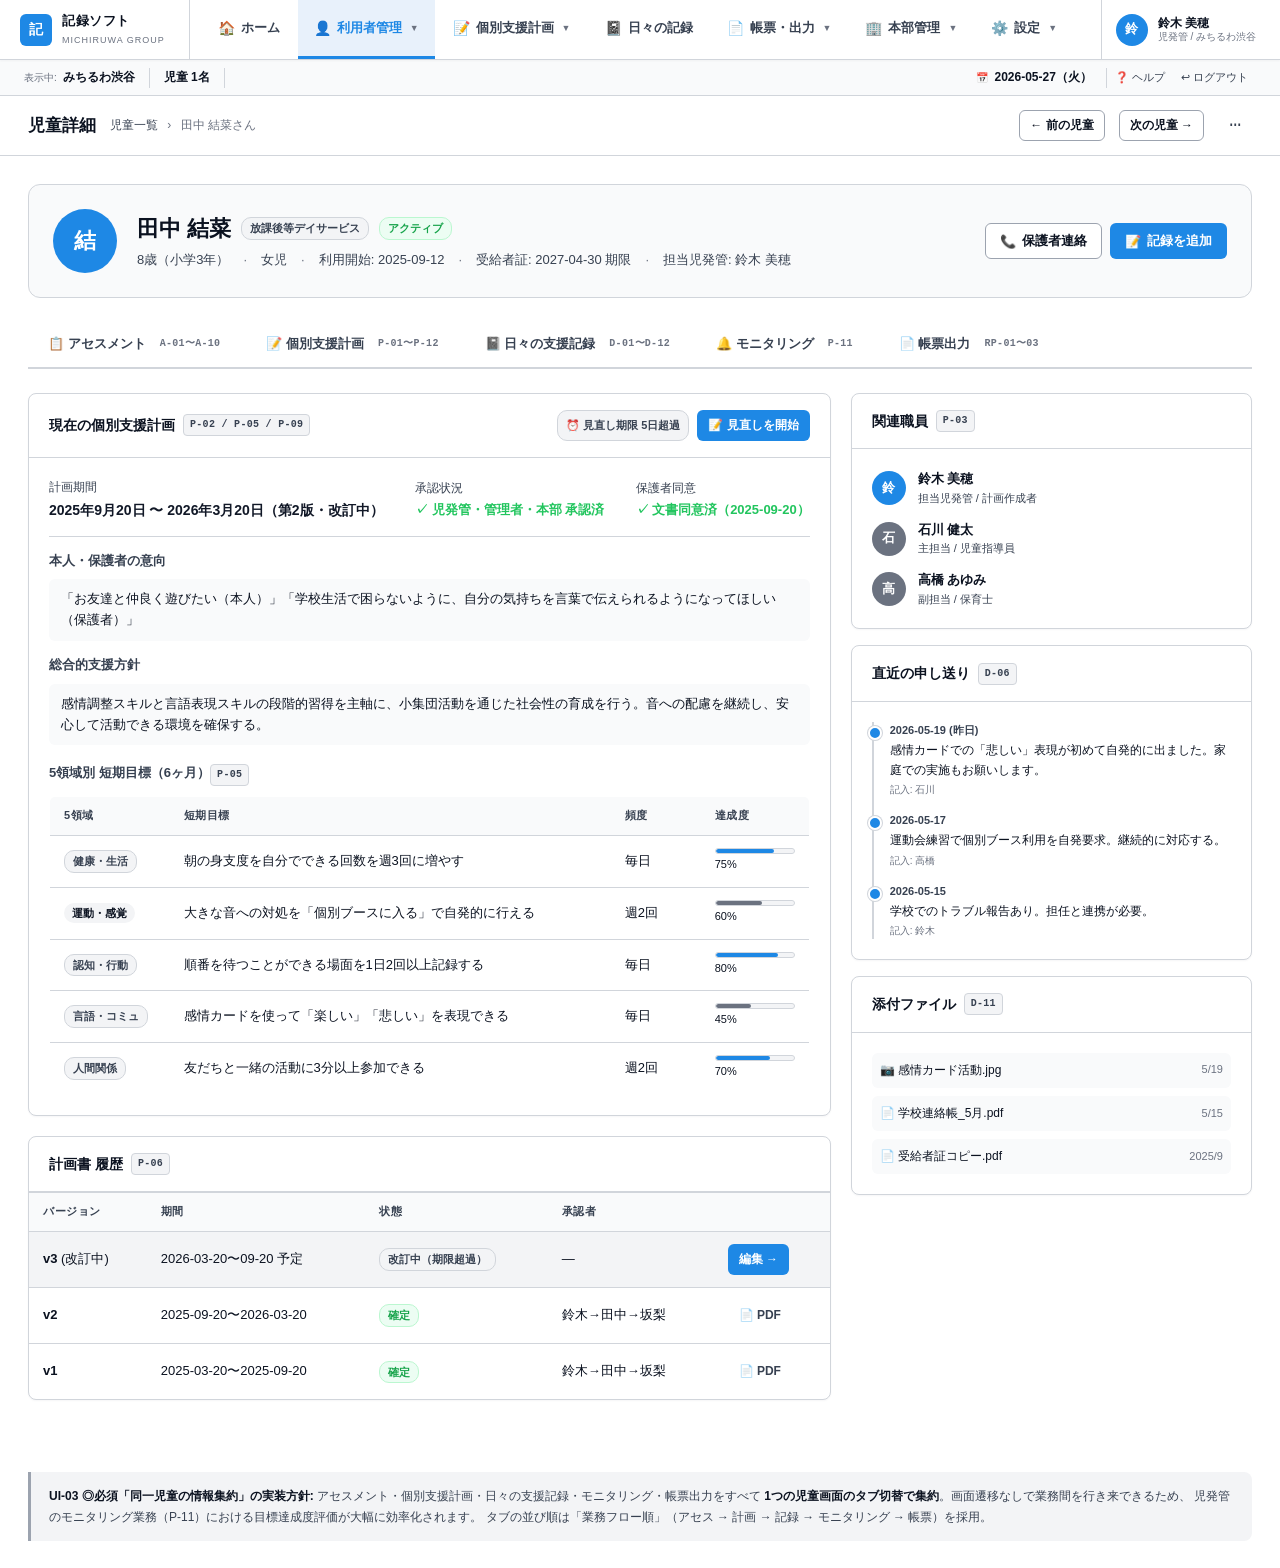
<file: mockups/02_child_detail.html>
<!DOCTYPE html>
<html lang="ja">
<head>
<meta charset="UTF-8">
<title>児童詳細（田中 結菜さん）| 記録ソフト UXモック</title>
<link rel="stylesheet" href="style.css">
</head>
<body>

<!-- ─── サイドバー ─── -->
<nav class="global-tabs">
  <div class="brand">
    <div class="brand-mark">記</div>
    <div><div class="brand-text">記録ソフト</div><div class="brand-sub">MICHIRUWA GROUP</div></div>
  </div>
  <div class="tab-list">
    <a href="01_dashboard.html" class="tab-item"><span class="icon">🏠</span>ホーム
    </a>
    <a href="06_child_list.html" class="tab-item active"><span class="icon">👤</span>利用者管理<span class="caret">▼</span>
      <div class="tab-dropdown">
        <a href="06_child_list.html"><span class="icon">📋</span><span class="label">児童一覧<span class="desc">検索・フィルタ・事業所スコープ</span></span></a>
        <a href="02_child_detail.html"><span class="icon">👤</span><span class="label">児童詳細<span class="desc">アセス／計画／記録／モニタリング集約</span></span></a>
        <a href="05_new_intake.html"><span class="icon">✨</span><span class="label">新規児童 入所時<span class="desc">音声×AI 一気通貫フロー</span></span></a>
      </div>
    </a>
    <a href="04_assessment.html" class="tab-item"><span class="icon">📝</span>個別支援計画<span class="caret">▼</span>
      <div class="tab-dropdown">
        <a href="04_assessment.html"><span class="icon">📋</span><span class="label">アセスメント<span class="desc">5領域 構造化＋差分更新</span></span></a>
        <a href="03_support_plan.html"><span class="icon">📝</span><span class="label">個別支援計画<span class="desc">AI下書き起点・5領域目標</span></span></a>
        <a href="#" class="disabled"><span class="icon">🔔</span><span class="label">モニタリング<span class="desc">（児童詳細タブ内）</span></span></a>
      </div>
    </a>
    <a href="07_daily_record.html" class="tab-item"><span class="icon">📓</span>日々の記録
    </a>
    <a href="#" class="tab-item"><span class="icon">📄</span>帳票・出力<span class="caret">▼</span>
      <div class="tab-dropdown">
        <a href="#" class="disabled"><span class="icon">📄</span><span class="label">アセスメントシート<span class="desc">PDF出力</span></span></a>
        <a href="#" class="disabled"><span class="icon">📝</span><span class="label">個別支援計画書<span class="desc">3バリエーション PDF</span></span></a>
        <a href="#" class="disabled"><span class="icon">📓</span><span class="label">支援記録一覧<span class="desc">Excel / CSV / PDF</span></span></a>
      </div>
    </a>
    <a href="08_settings_offices.html" class="tab-item"><span class="icon">🏢</span>本部管理<span class="caret">▼</span>
      <div class="tab-dropdown">
        <a href="08_settings_offices.html"><span class="icon">🏢</span><span class="label">事業所管理<span class="desc">12事業所のテナント管理</span></span></a>
        <a href="09_settings_accounts.html"><span class="icon">👥</span><span class="label">アカウント管理<span class="desc">5階層 RBAC + Entra ID 同期</span></span></a>
        <a href="10_settings_templates.html"><span class="icon">📐</span><span class="label">テンプレート管理<span class="desc">本部権限・承認制</span></span></a>
      </div>
    </a>
    <a href="#" class="tab-item"><span class="icon">⚙️</span>設定<span class="caret">▼</span>
      <div class="tab-dropdown">
        <a href="#" class="disabled"><span class="icon">📋</span><span class="label">監査ログ<span class="desc">5年保管・差分付き</span></span></a>
        <a href="#" class="disabled"><span class="icon">🔔</span><span class="label">通知設定<span class="desc">アラート・メール条件</span></span></a>
        <a href="#" class="disabled"><span class="icon">⚙️</span><span class="label">環境・連携<span class="desc">SSO・API・バックアップ</span></span></a>
      </div>
    </a>
  </div>
  <div class="tab-spacer"></div>
  <div class="tab-user">
    <div class="avatar">鈴</div>
    <div class="info"><div class="name">鈴木 美穂</div><div class="role">児発管 / みちるわ渋谷</div></div>
  </div>
</nav>

<div class="tab-context-bar">
  <div class="ctx-item"><span class="label">表示中:</span><span class="value">みちるわ渋谷</span></div>
  <div class="ctx-item"><span class="value">児童 1名</span></div>
  <div class="ctx-spacer"></div>
  <div class="ctx-item"><span class="label">📅</span><span class="value">2026-05-27（火）</span></div>
  <a href="#" class="ctx-action">❓ ヘルプ</a>
  <a href="00_login.html" class="ctx-action">↩ ログアウト</a>
</div>

<!-- ─── メインコンテンツ ─── -->
<main class="main">
  <header class="topbar">
    <div class="topbar-left">
      <div class="topbar-title">児童詳細</div>
      <div class="topbar-breadcrumb">
        <a href="#">児童一覧</a> <span class="sep">›</span> 田中 結菜さん
      </div>
    </div>
    <div class="topbar-right">
      <a href="#" class="btn btn-secondary btn-sm">← 前の児童</a>
      <a href="#" class="btn btn-secondary btn-sm">次の児童 →</a>
      <a href="#" class="btn btn-ghost btn-sm">⋯</a>
    </div>
  </header>

  <div class="content">

    <!-- ─── 児童ヘッダー ─── -->
    <div class="child-header">
      <div class="child-avatar warm">結</div>
      <div class="child-header-body">
        <div class="name">
          田中 結菜
          <span class="badge badge-info">放課後等デイサービス</span>
          <span class="badge badge-success">アクティブ</span>
        </div>
        <div class="meta">
          <span>8歳（小学3年）</span>
          <span class="sep">·</span>
          <span>女児</span>
          <span class="sep">·</span>
          <span>利用開始: 2025-09-12</span>
          <span class="sep">·</span>
          <span>受給者証: 2027-04-30 期限</span>
          <span class="sep">·</span>
          <span>担当児発管: 鈴木 美穂</span>
        </div>
      </div>
      <div class="child-header-actions">
        <button class="btn btn-secondary"><span>📞</span>保護者連絡</button>
        <button class="btn btn-primary"><span>📝</span>記録を追加</button>
      </div>
    </div>

    <!-- ─── タブ（Pure CSS） ─── -->
    <input type="radio" id="tab-a" name="tab" class="tab-input">
    <input type="radio" id="tab-p" name="tab" class="tab-input" checked>
    <input type="radio" id="tab-d" name="tab" class="tab-input">
    <input type="radio" id="tab-m" name="tab" class="tab-input">
    <input type="radio" id="tab-r" name="tab" class="tab-input">

    <div class="tabs">
      <label for="tab-a" class="tab-label">📋 アセスメント <span class="req-tag" style="background:transparent;border:none;color:var(--text-3);">A-01〜A-10</span></label>
      <label for="tab-p" class="tab-label">📝 個別支援計画 <span class="req-tag" style="background:transparent;border:none;color:var(--text-3);">P-01〜P-12</span></label>
      <label for="tab-d" class="tab-label">📓 日々の支援記録 <span class="req-tag" style="background:transparent;border:none;color:var(--text-3);">D-01〜D-12</span></label>
      <label for="tab-m" class="tab-label">🔔 モニタリング <span class="req-tag" style="background:transparent;border:none;color:var(--text-3);">P-11</span></label>
      <label for="tab-r" class="tab-label">📄 帳票出力 <span class="req-tag" style="background:transparent;border:none;color:var(--text-3);">RP-01〜03</span></label>
    </div>

    <div class="tab-content">

      <!-- ─── アセスメントタブ ─── -->
      <div class="tab-pane" id="pane-a">
        <div class="two-col lg">
          <div class="card">
            <div class="card-header">
              <div class="card-title">最新アセスメント（2025-09-15 実施）<span class="req-id">A-01 / A-02</span></div>
              <a href="04_assessment.html" class="btn btn-secondary btn-sm">編集</a>
            </div>
            <div class="card-body">
              <h4 style="font-size:13px;color:var(--text-2);margin-bottom:10px;font-weight:700;">5領域別の状況サマリ</h4>
              <div class="five-col">
                <div class="domain-card"><div class="domain-name"><span class="dot dot-1"></span>健康・生活</div><div class="domain-score">4<span class="denom">/5</span></div><div class="domain-trend">▲ 改善傾向</div></div>
                <div class="domain-card"><div class="domain-name"><span class="dot dot-2"></span>運動・感覚</div><div class="domain-score">3<span class="denom">/5</span></div><div class="domain-trend">→ 横ばい</div></div>
                <div class="domain-card"><div class="domain-name"><span class="dot dot-3"></span>認知・行動</div><div class="domain-score">3<span class="denom">/5</span></div><div class="domain-trend">▲ 改善傾向</div></div>
                <div class="domain-card"><div class="domain-name"><span class="dot dot-4"></span>言語・コミュ</div><div class="domain-score">2<span class="denom">/5</span></div><div class="domain-trend">▼ 要重点支援</div></div>
                <div class="domain-card"><div class="domain-name"><span class="dot dot-5"></span>人間関係</div><div class="domain-score">3<span class="denom">/5</span></div><div class="domain-trend">→ 横ばい</div></div>
              </div>

              <h4 style="font-size:13px;color:var(--text-2);margin:20px 0 10px;font-weight:700;">困りごと・希望・留意点 <span class="req-tag">A-03</span></h4>
              <div class="form-group" style="margin-bottom:8px;">
                <div class="form-label">本人の困りごと</div>
                <div style="padding:10px 12px;background:var(--surface-2);border-radius:6px;font-size:13px;line-height:1.6;">
                  集団活動の中で順番を待つことが難しく、衝動的に動いてしまう。発語に時間がかかり、感情を言葉で表現するのが苦手。
                </div>
              </div>
              <div class="form-group" style="margin-bottom:8px;">
                <div class="form-label">保護者の希望</div>
                <div style="padding:10px 12px;background:var(--surface-2);border-radius:6px;font-size:13px;line-height:1.6;">
                  学校生活で困らないように、感情のコントロールと自分の気持ちを言葉で伝える練習をしてほしい。来年度の通常学級復帰を目指している。
                </div>
              </div>
              <div class="form-group" style="margin-bottom:0;">
                <div class="form-label">支援上の留意点</div>
                <div style="padding:10px 12px;background:var(--surface-2);border-radius:6px;font-size:13px;line-height:1.6;">
                  音への過敏性あり。大きな音のする活動では事前予告と個別ブース利用を推奨。療育手帳 B2、ADHD 傾向の診断あり。
                </div>
              </div>
            </div>
          </div>

          <div class="card">
            <div class="card-header"><div class="card-title">アセスメント履歴 <span class="req-id">A-06 / A-07</span></div></div>
            <div class="card-body">
              <div class="timeline">
                <div class="timeline-item">
                  <div class="date">2025-09-15 — 初回</div>
                  <div class="text">入所時アセスメント実施（児発管 鈴木）</div>
                  <div class="actor">面接 1.5時間 / 保護者同席</div>
                </div>
                <div class="timeline-item">
                  <div class="date">2026-03-15 — 第2回</div>
                  <div class="text">6ヶ月見直し時 再アセスメント実施</div>
                  <div class="actor">差分: 認知・行動 +1pt / 言語 -1pt</div>
                </div>
                <div class="timeline-item" style="opacity:0.6;">
                  <div class="date">2026-09-15 — 予定</div>
                  <div class="text">次回アセスメント予定（自動アラート設定済）</div>
                </div>
              </div>
              <button class="btn btn-secondary btn-sm" style="margin-top:14px;width:100%;justify-content:center;">📥 履歴比較レポート（PDF）<span class="req-tag">A-08</span></button>
            </div>
          </div>
        </div>
      </div>

      <!-- ─── 個別支援計画タブ（デフォルト表示） ─── -->
      <div class="tab-pane" id="pane-p">
        <div class="two-col lg">
          <div>
            <div class="card" style="margin-bottom:20px;">
              <div class="card-header">
                <div class="card-title">現在の個別支援計画 <span class="req-id">P-02 / P-05 / P-09</span></div>
                <div class="flex gap-2">
                  <span class="badge badge-warning">⏰ 見直し期限 5日超過</span>
                  <a href="03_support_plan.html" class="btn btn-warm btn-sm">📝 見直しを開始</a>
                </div>
              </div>
              <div class="card-body">
                <div class="flex justify-between items-center" style="margin-bottom:14px;padding-bottom:14px;border-bottom:1px solid var(--border);">
                  <div>
                    <div style="font-size:12px;color:var(--text-2);">計画期間</div>
                    <div style="font-size:14px;font-weight:700;color:var(--navy);margin-top:2px;">2025年9月20日 〜 2026年3月20日（第2版・改訂中）</div>
                  </div>
                  <div>
                    <div style="font-size:12px;color:var(--text-2);">承認状況</div>
                    <div style="font-size:13px;font-weight:600;color:var(--success);margin-top:2px;">✓ 児発管・管理者・本部 承認済</div>
                  </div>
                  <div>
                    <div style="font-size:12px;color:var(--text-2);">保護者同意</div>
                    <div style="font-size:13px;font-weight:600;color:var(--success);margin-top:2px;">✓ 文書同意済（2025-09-20）</div>
                  </div>
                </div>

                <h4 style="font-size:13px;color:var(--text-2);margin-bottom:8px;font-weight:700;">本人・保護者の意向</h4>
                <div style="padding:10px 12px;background:var(--surface-2);border-radius:6px;font-size:13px;line-height:1.6;margin-bottom:14px;">
                  「お友達と仲良く遊びたい（本人）」「学校生活で困らないように、自分の気持ちを言葉で伝えられるようになってほしい（保護者）」
                </div>

                <h4 style="font-size:13px;color:var(--text-2);margin-bottom:8px;font-weight:700;">総合的支援方針</h4>
                <div style="padding:10px 12px;background:var(--surface-2);border-radius:6px;font-size:13px;line-height:1.6;margin-bottom:18px;">
                  感情調整スキルと言語表現スキルの段階的習得を主軸に、小集団活動を通じた社会性の育成を行う。音への配慮を継続し、安心して活動できる環境を確保する。
                </div>

                <h4 style="font-size:13px;color:var(--text-2);margin-bottom:10px;font-weight:700;">5領域別 短期目標（6ヶ月）<span class="req-tag">P-05</span></h4>
                <table class="table" style="border:1px solid var(--border);border-radius:6px;overflow:hidden;">
                  <thead>
                    <tr><th style="width:120px;">5領域</th><th>短期目標</th><th style="width:90px;">頻度</th><th style="width:90px;">達成度</th></tr>
                  </thead>
                  <tbody>
                    <tr><td><span class="badge" style="background:var(--memo);color:var(--text-2);border:1px solid var(--border);">健康・生活</span></td><td>朝の身支度を自分でできる回数を週3回に増やす</td><td>毎日</td><td><div class="progress" style="width:80px;"><div class="progress-bar success" style="width:75%;"></div></div><span class="text-xs">75%</span></td></tr>
                    <tr><td><span class="badge" style="background:var(--memo);color:var(--text);border:none;">運動・感覚</span></td><td>大きな音への対処を「個別ブースに入る」で自発的に行える</td><td>週2回</td><td><div class="progress" style="width:80px;"><div class="progress-bar warning" style="width:60%;"></div></div><span class="text-xs">60%</span></td></tr>
                    <tr><td><span class="badge badge-teal">認知・行動</span></td><td>順番を待つことができる場面を1日2回以上記録する</td><td>毎日</td><td><div class="progress" style="width:80px;"><div class="progress-bar success" style="width:80%;"></div></div><span class="text-xs">80%</span></td></tr>
                    <tr><td><span class="badge" style="background:var(--memo);color:var(--text-2);border:1px solid var(--border);">言語・コミュ</span></td><td>感情カードを使って「楽しい」「悲しい」を表現できる</td><td>毎日</td><td><div class="progress" style="width:80px;"><div class="progress-bar danger" style="width:45%;"></div></div><span class="text-xs">45%</span></td></tr>
                    <tr><td><span class="badge" style="background:var(--memo);color:var(--text-2);border:1px solid var(--border);">人間関係</span></td><td>友だちと一緒の活動に3分以上参加できる</td><td>週2回</td><td><div class="progress" style="width:80px;"><div class="progress-bar success" style="width:70%;"></div></div><span class="text-xs">70%</span></td></tr>
                  </tbody>
                </table>
              </div>
            </div>

            <!-- 過去計画 -->
            <div class="card">
              <div class="card-header"><div class="card-title">計画書 履歴 <span class="req-id">P-06</span></div></div>
              <div class="card-body" style="padding:0;">
                <table class="table">
                  <thead><tr><th>バージョン</th><th>期間</th><th>状態</th><th>承認者</th><th></th></tr></thead>
                  <tbody>
                    <tr style="background:var(--memo);">
                      <td><strong>v3</strong> (改訂中)</td>
                      <td>2026-03-20〜09-20 予定</td>
                      <td><span class="badge badge-warning">改訂中（期限超過）</span></td>
                      <td>—</td>
                      <td><a href="03_support_plan.html" class="btn btn-warm btn-sm">編集 →</a></td>
                    </tr>
                    <tr><td><strong>v2</strong></td><td>2025-09-20〜2026-03-20</td><td><span class="badge badge-success">確定</span></td><td>鈴木→田中→坂梨</td><td><a href="#" class="btn btn-ghost btn-sm">📄 PDF</a></td></tr>
                    <tr><td><strong>v1</strong></td><td>2025-03-20〜2025-09-20</td><td><span class="badge badge-success">確定</span></td><td>鈴木→田中→坂梨</td><td><a href="#" class="btn btn-ghost btn-sm">📄 PDF</a></td></tr>
                  </tbody>
                </table>
              </div>
            </div>
          </div>

          <!-- サイドパネル -->
          <div class="flex flex-col gap-4">
            <div class="card">
              <div class="card-header"><div class="card-title">関連職員 <span class="req-id">P-03</span></div></div>
              <div class="card-body">
                <div class="flex items-center gap-3" style="margin-bottom:12px;">
                  <div class="user-avatar" style="background:var(--teal);">鈴</div>
                  <div>
                    <div style="font-size:13px;font-weight:600;">鈴木 美穂</div>
                    <div style="font-size:11px;color:var(--text-2);">担当児発管 / 計画作成者</div>
                  </div>
                </div>
                <div class="flex items-center gap-3" style="margin-bottom:12px;">
                  <div class="user-avatar" style="background:var(--text-3);">石</div>
                  <div>
                    <div style="font-size:13px;font-weight:600;">石川 健太</div>
                    <div style="font-size:11px;color:var(--text-2);">主担当 / 児童指導員</div>
                  </div>
                </div>
                <div class="flex items-center gap-3">
                  <div class="user-avatar" style="background:var(--text-3);">高</div>
                  <div>
                    <div style="font-size:13px;font-weight:600;">高橋 あゆみ</div>
                    <div style="font-size:11px;color:var(--text-2);">副担当 / 保育士</div>
                  </div>
                </div>
              </div>
            </div>

            <div class="card">
              <div class="card-header"><div class="card-title">直近の申し送り <span class="req-id">D-06</span></div></div>
              <div class="card-body">
                <div class="timeline">
                  <div class="timeline-item">
                    <div class="date">2026-05-19 (昨日)</div>
                    <div class="text">感情カードでの「悲しい」表現が初めて自発的に出ました。家庭での実施もお願いします。</div>
                    <div class="actor">記入: 石川</div>
                  </div>
                  <div class="timeline-item">
                    <div class="date">2026-05-17</div>
                    <div class="text">運動会練習で個別ブース利用を自発要求。継続的に対応する。</div>
                    <div class="actor">記入: 高橋</div>
                  </div>
                  <div class="timeline-item">
                    <div class="date">2026-05-15</div>
                    <div class="text">学校でのトラブル報告あり。担任と連携が必要。</div>
                    <div class="actor">記入: 鈴木</div>
                  </div>
                </div>
              </div>
            </div>

            <div class="card">
              <div class="card-header"><div class="card-title">添付ファイル <span class="req-id">D-11</span></div></div>
              <div class="card-body">
                <div class="flex flex-col gap-2">
                  <a href="#" style="display:flex;align-items:center;gap:8px;padding:8px;background:var(--surface-2);border-radius:6px;font-size:12px;color:var(--text);text-decoration:none;">
                    📷 感情カード活動.jpg <span class="text-xs text-muted-2" style="margin-left:auto;">5/19</span>
                  </a>
                  <a href="#" style="display:flex;align-items:center;gap:8px;padding:8px;background:var(--surface-2);border-radius:6px;font-size:12px;color:var(--text);text-decoration:none;">
                    📄 学校連絡帳_5月.pdf <span class="text-xs text-muted-2" style="margin-left:auto;">5/15</span>
                  </a>
                  <a href="#" style="display:flex;align-items:center;gap:8px;padding:8px;background:var(--surface-2);border-radius:6px;font-size:12px;color:var(--text);text-decoration:none;">
                    📄 受給者証コピー.pdf <span class="text-xs text-muted-2" style="margin-left:auto;">2025/9</span>
                  </a>
                </div>
              </div>
            </div>
          </div>
        </div>
      </div>

      <!-- ─── 日々の支援記録タブ ─── -->
      <div class="tab-pane" id="pane-d">
        <div class="flex justify-between items-center" style="margin-bottom:16px;">
          <div class="flex gap-2">
            <select class="form-select" style="width:140px;"><option>期間: 今月</option><option>過去3ヶ月</option></select>
            <input class="form-input" placeholder="🔍 キーワード検索" style="width:240px;">
            <select class="form-select" style="width:140px;"><option>カテゴリ: 全て</option><option>言語</option><option>感情</option></select>
          </div>
          <div class="flex gap-2">
            <button class="btn btn-secondary btn-sm">📥 出力 <span class="req-tag">RP-03</span></button>
            <button class="btn btn-primary"><span>📝</span> 新規記録</button>
          </div>
        </div>

        <div class="card no-pad">
          <table class="table">
            <thead>
              <tr><th style="width:110px;">日付</th><th style="width:120px;">担当</th><th>支援内容・様子・気づき</th><th style="width:140px;">関連目標</th><th style="width:80px;">タグ</th></tr>
            </thead>
            <tbody>
              <tr>
                <td><strong>2026-05-19</strong><br><span class="text-xs text-muted">月曜</span></td>
                <td>石川 健太</td>
                <td>
                  <strong>感情カード活動（10:30〜11:00）</strong><br>
                  本日初めて「悲しい」カードを自発的に選び、家でお父さんに怒られたと言葉で説明できた。これまで言語化が難しかった場面で大きな進歩。<br>
                  <span class="text-xs text-muted" style="margin-top:4px;display:inline-block;">📷 写真1枚 / 申し送り: 家庭でも実施依頼</span>
                </td>
                <td><span class="badge" style="background:var(--memo);color:var(--text-2);border:1px solid var(--border);font-size:10px;">言語・コミュ</span></td>
                <td><span class="badge badge-success">進歩</span></td>
              </tr>
              <tr>
                <td><strong>2026-05-17</strong><br><span class="text-xs text-muted">土曜</span></td>
                <td>高橋 あゆみ</td>
                <td>
                  <strong>運動会練習（13:00〜14:30）</strong><br>
                  音楽が大きくなる前に「ブース行く」と自発的に申し出。前回までは支援員からの声かけが必要だったが、今回は自分で判断できた。
                </td>
                <td><span class="badge" style="background:var(--memo);color:var(--text);border:none;font-size:10px;">運動・感覚</span></td>
                <td><span class="badge badge-success">進歩</span></td>
              </tr>
              <tr>
                <td><strong>2026-05-15</strong><br><span class="text-xs text-muted">木曜</span></td>
                <td>鈴木 美穂</td>
                <td>
                  <strong>学校との連携（保護者面談）</strong><br>
                  担任から「集団活動での衝動性が再び目立つ」との報告。家庭でも変化なしとのこと。次週から再度個別支援を強化する。
                </td>
                <td><span class="badge badge-teal" style="font-size:10px;">認知・行動</span></td>
                <td><span class="badge badge-warning">課題</span></td>
              </tr>
              <tr>
                <td><strong>2026-05-13</strong><br><span class="text-xs text-muted">火曜</span></td>
                <td>石川 健太</td>
                <td>
                  <strong>順番待ち練習（15:00〜15:30）</strong><br>
                  3人グループでのカードゲーム。1回は自分から順番を譲る場面あり。2回目以降は衝動的に手が出てしまった。
                </td>
                <td><span class="badge badge-teal" style="font-size:10px;">認知・行動</span></td>
                <td><span class="badge">記録</span></td>
              </tr>
            </tbody>
          </table>
        </div>

        <div class="note-callout" style="margin-top:16px;">
          <strong>同一画面集約（UI-03 ◎必須）の価値:</strong>
          ここで日々の支援記録を見ながら、上タブのアセスメント・個別支援計画と画面切替なしで照合できます。
          記録の根拠と計画目標の達成度を、児発管がモニタリング時に同時参照可能（P-11 / D-02 / P-07）。
        </div>
      </div>

      <!-- ─── モニタリングタブ ─── -->
      <div class="tab-pane" id="pane-m">
        <div class="future-ribbon" style="margin-bottom:18px;">
          <div class="ribbon-icon">⏱</div>
          <div class="ribbon-body">
            <strong>モニタリング期限が近づいています</strong>
            <span>次回モニタリング予定: 2026年9月15日（残り 118日） / 法定6ヶ月見直しと同期</span>
          </div>
        </div>

        <div class="card">
          <div class="card-header">
            <div class="card-title">モニタリング履歴 <span class="req-id">P-11</span></div>
          </div>
          <div class="card-body">
            <div class="timeline">
              <div class="timeline-item">
                <div class="date">2026-03-15 — 第2回モニタリング</div>
                <div class="text">児発管 鈴木 実施。日々記録（D-01〜）と計画目標（P-02）の照合により達成度を評価。「認知・行動」+1pt 改善、「言語・コミュニケーション」やや低下を確認。</div>
                <div class="actor">次期計画 v3 への反映: 言語・コミュ領域を重点強化</div>
              </div>
              <div class="timeline-item">
                <div class="date">2025-09-15 — 初回モニタリング（兼 入所時アセスメント）</div>
                <div class="text">児発管 鈴木 実施。アセスメント結果に基づき計画 v1 を策定。</div>
              </div>
            </div>
            <div class="note-callout">
              <strong>モニタリングと日々記録の関係（弊社理解）:</strong>
              モニタリング（P-11）は <strong>6ヶ月ごとの計画見直し時の児発管評価</strong> であり、日々の支援記録（D-01〜）とは別概念として実装しています。
              モニタリング画面では、対象期間の日々記録すべてが目標別に自動集計され、減算リスクを可視化します。
            </div>
          </div>
        </div>
      </div>

      <!-- ─── 帳票出力タブ ─── -->
      <div class="tab-pane" id="pane-r">
        <div class="card">
          <div class="card-header"><div class="card-title">帳票出力 <span class="req-id">RP-01〜RP-06 / P-09</span></div></div>
          <div class="card-body">
            <p class="text-muted text-sm" style="margin-bottom:18px;">この児童に関する帳票を3バリエーション（行政提出用／事業所記録用／保護者説明用）で出力できます。</p>
            <div class="three-col">
              <div class="card" style="box-shadow:none;">
                <div class="card-body">
                  <h4 style="font-size:14px;font-weight:700;color:var(--navy);margin-bottom:8px;">📋 アセスメントシート</h4>
                  <p class="text-xs text-muted" style="margin-bottom:14px;">最新版 2025-09-15 実施分</p>
                  <div class="flex flex-col gap-2">
                    <button class="btn btn-secondary btn-sm" style="justify-content:flex-start;">📄 PDF（行政提出用）</button>
                    <button class="btn btn-secondary btn-sm" style="justify-content:flex-start;">📊 Excel</button>
                  </div>
                </div>
              </div>
              <div class="card" style="box-shadow:none;">
                <div class="card-body">
                  <h4 style="font-size:14px;font-weight:700;color:var(--navy);margin-bottom:8px;">📝 個別支援計画書</h4>
                  <p class="text-xs text-muted" style="margin-bottom:14px;">v2（2025-09-20〜2026-03-20）</p>
                  <div class="flex flex-col gap-2">
                    <button class="btn btn-secondary btn-sm" style="justify-content:flex-start;">📄 (a) 行政提出用</button>
                    <button class="btn btn-secondary btn-sm" style="justify-content:flex-start;">📄 (b) 事業所記録用</button>
                    <button class="btn btn-primary btn-sm" style="justify-content:flex-start;">📄 (c) 保護者説明用</button>
                  </div>
                </div>
              </div>
              <div class="card" style="box-shadow:none;">
                <div class="card-body">
                  <h4 style="font-size:14px;font-weight:700;color:var(--navy);margin-bottom:8px;">📓 日々の支援記録一覧</h4>
                  <p class="text-xs text-muted" style="margin-bottom:14px;">期間指定で出力（最大12ヶ月）</p>
                  <div class="flex flex-col gap-2">
                    <select class="form-select" style="font-size:12px;"><option>期間: 過去1ヶ月</option><option>過去3ヶ月</option><option>過去6ヶ月</option></select>
                    <button class="btn btn-secondary btn-sm" style="justify-content:flex-start;">📊 Excel / CSV</button>
                    <button class="btn btn-secondary btn-sm" style="justify-content:flex-start;">📄 PDF</button>
                  </div>
                </div>
              </div>
            </div>
          </div>
        </div>
      </div>

    </div>

    <div class="note-callout" style="margin-top:24px;">
      <strong>UI-03 ◎必須「同一児童の情報集約」の実装方針:</strong>
      アセスメント・個別支援計画・日々の支援記録・モニタリング・帳票出力をすべて
      <strong>1つの児童画面のタブ切替で集約</strong>。画面遷移なしで業務間を行き来できるため、
      児発管のモニタリング業務（P-11）における目標達成度評価が大幅に効率化されます。
      タブの並び順は「業務フロー順」（アセス → 計画 → 記録 → モニタリング → 帳票）を採用。
    </div>

  </div>
</main>
</body>
</html>
</file>
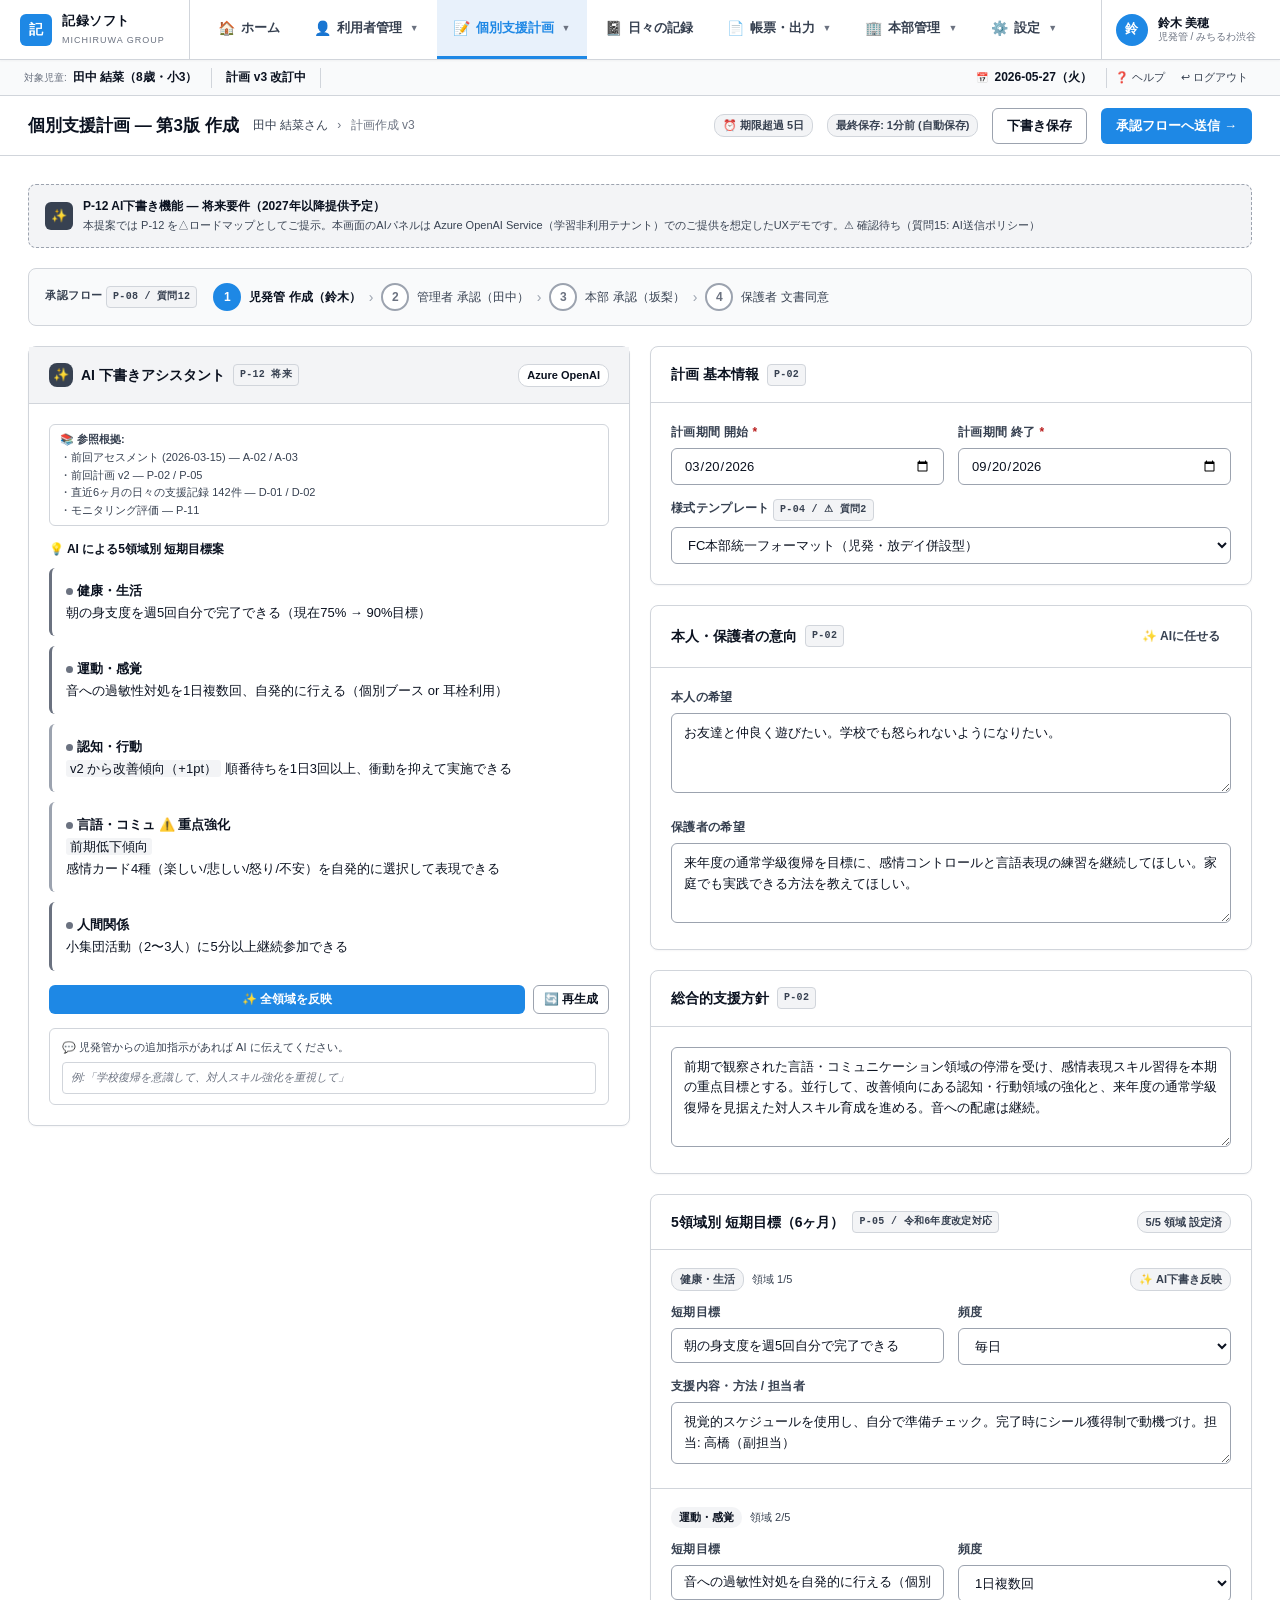
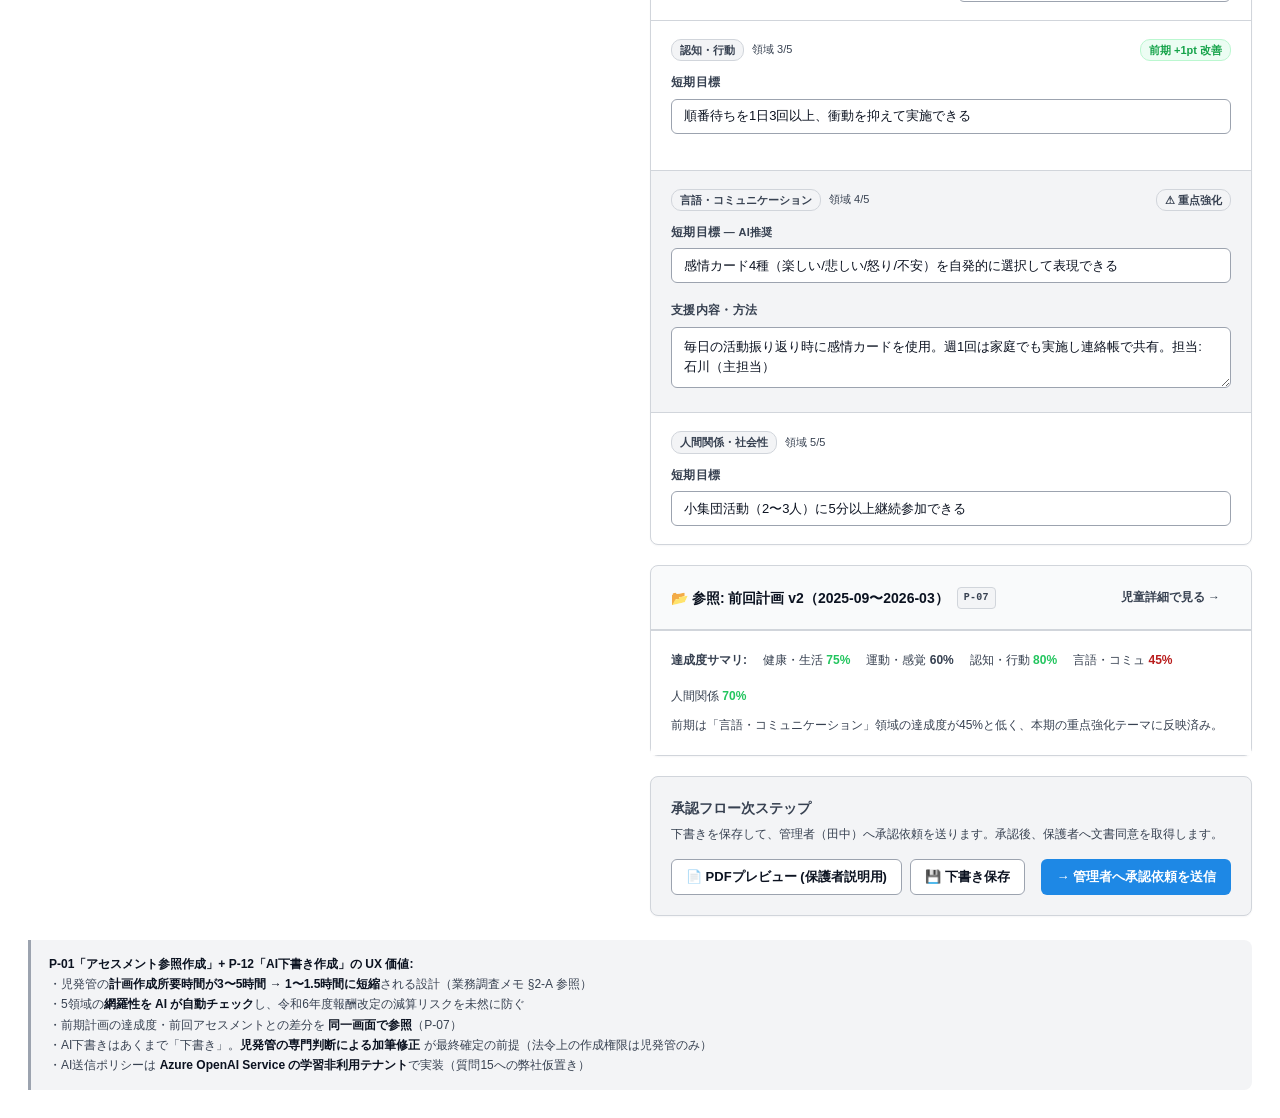
<file: mockups/03_support_plan.html>
<!DOCTYPE html>
<html lang="ja">
<head>
<meta charset="UTF-8">
<title>個別支援計画作成 — AI下書き起点 | 記録ソフト UXモック</title>
<link rel="stylesheet" href="style.css">
</head>
<body>

<!-- ─── サイドバー ─── -->
<nav class="global-tabs">
  <div class="brand">
    <div class="brand-mark">記</div>
    <div><div class="brand-text">記録ソフト</div><div class="brand-sub">MICHIRUWA GROUP</div></div>
  </div>
  <div class="tab-list">
    <a href="01_dashboard.html" class="tab-item"><span class="icon">🏠</span>ホーム
    </a>
    <a href="06_child_list.html" class="tab-item"><span class="icon">👤</span>利用者管理<span class="caret">▼</span>
      <div class="tab-dropdown">
        <a href="06_child_list.html"><span class="icon">📋</span><span class="label">児童一覧<span class="desc">検索・フィルタ・事業所スコープ</span></span></a>
        <a href="02_child_detail.html"><span class="icon">👤</span><span class="label">児童詳細<span class="desc">アセス／計画／記録／モニタリング集約</span></span></a>
        <a href="05_new_intake.html"><span class="icon">✨</span><span class="label">新規児童 入所時<span class="desc">音声×AI 一気通貫フロー</span></span></a>
      </div>
    </a>
    <a href="04_assessment.html" class="tab-item active"><span class="icon">📝</span>個別支援計画<span class="caret">▼</span>
      <div class="tab-dropdown">
        <a href="04_assessment.html"><span class="icon">📋</span><span class="label">アセスメント<span class="desc">5領域 構造化＋差分更新</span></span></a>
        <a href="03_support_plan.html"><span class="icon">📝</span><span class="label">個別支援計画<span class="desc">AI下書き起点・5領域目標</span></span></a>
        <a href="#" class="disabled"><span class="icon">🔔</span><span class="label">モニタリング<span class="desc">（児童詳細タブ内）</span></span></a>
      </div>
    </a>
    <a href="07_daily_record.html" class="tab-item"><span class="icon">📓</span>日々の記録
    </a>
    <a href="#" class="tab-item"><span class="icon">📄</span>帳票・出力<span class="caret">▼</span>
      <div class="tab-dropdown">
        <a href="#" class="disabled"><span class="icon">📄</span><span class="label">アセスメントシート<span class="desc">PDF出力</span></span></a>
        <a href="#" class="disabled"><span class="icon">📝</span><span class="label">個別支援計画書<span class="desc">3バリエーション PDF</span></span></a>
        <a href="#" class="disabled"><span class="icon">📓</span><span class="label">支援記録一覧<span class="desc">Excel / CSV / PDF</span></span></a>
      </div>
    </a>
    <a href="08_settings_offices.html" class="tab-item"><span class="icon">🏢</span>本部管理<span class="caret">▼</span>
      <div class="tab-dropdown">
        <a href="08_settings_offices.html"><span class="icon">🏢</span><span class="label">事業所管理<span class="desc">12事業所のテナント管理</span></span></a>
        <a href="09_settings_accounts.html"><span class="icon">👥</span><span class="label">アカウント管理<span class="desc">5階層 RBAC + Entra ID 同期</span></span></a>
        <a href="10_settings_templates.html"><span class="icon">📐</span><span class="label">テンプレート管理<span class="desc">本部権限・承認制</span></span></a>
      </div>
    </a>
    <a href="#" class="tab-item"><span class="icon">⚙️</span>設定<span class="caret">▼</span>
      <div class="tab-dropdown">
        <a href="#" class="disabled"><span class="icon">📋</span><span class="label">監査ログ<span class="desc">5年保管・差分付き</span></span></a>
        <a href="#" class="disabled"><span class="icon">🔔</span><span class="label">通知設定<span class="desc">アラート・メール条件</span></span></a>
        <a href="#" class="disabled"><span class="icon">⚙️</span><span class="label">環境・連携<span class="desc">SSO・API・バックアップ</span></span></a>
      </div>
    </a>
  </div>
  <div class="tab-spacer"></div>
  <div class="tab-user">
    <div class="avatar">鈴</div>
    <div class="info"><div class="name">鈴木 美穂</div><div class="role">児発管 / みちるわ渋谷</div></div>
  </div>
</nav>

<div class="tab-context-bar">
  <div class="ctx-item"><span class="label">対象児童:</span><span class="value">田中 結菜（8歳・小3）</span></div>
  <div class="ctx-item"><span class="value">計画 v3 改訂中</span></div>
  <div class="ctx-spacer"></div>
  <div class="ctx-item"><span class="label">📅</span><span class="value">2026-05-27（火）</span></div>
  <a href="#" class="ctx-action">❓ ヘルプ</a>
  <a href="00_login.html" class="ctx-action">↩ ログアウト</a>
</div>

<!-- ─── メインコンテンツ ─── -->
<main class="main">
  <header class="topbar">
    <div class="topbar-left">
      <div class="topbar-title">個別支援計画 — 第3版 作成</div>
      <div class="topbar-breadcrumb">
        <a href="02_child_detail.html">田中 結菜さん</a> <span class="sep">›</span> 計画作成 v3
      </div>
    </div>
    <div class="topbar-right">
      <span class="badge badge-warning">⏰ 期限超過 5日</span>
      <span class="badge">最終保存: 1分前 (自動保存)</span>
      <button class="btn btn-secondary">下書き保存</button>
      <button class="btn btn-primary">承認フローへ送信 →</button>
    </div>
  </header>

  <div class="content">

    <!-- ─── 将来要件リボン（AI機能） ─── -->
    <div class="future-ribbon" style="margin-bottom:20px;">
      <div class="ribbon-icon">✨</div>
      <div class="ribbon-body">
        <strong>P-12 AI下書き機能 — 将来要件（2027年以降提供予定）</strong>
        <span>本提案では P-12 を△ロードマップとしてご提示。本画面のAIパネルは Azure OpenAI Service（学習非利用テナント）でのご提供を想定したUXデモです。⚠ 確認待ち（質問15: AI送信ポリシー）</span>
      </div>
    </div>

    <!-- ─── 承認フローインジケータ ─── -->
    <div class="approval-flow" style="margin-bottom:20px;">
      <span style="font-size:11px;color:var(--text-2);font-weight:700;letter-spacing:0.5px;margin-right:8px;">承認フロー <span class="req-tag">P-08 / 質問12</span></span>
      <div class="approval-step current">
        <div class="approval-circle">1</div>
        <div class="label">児発管 作成（鈴木）</div>
      </div>
      <div class="approval-arrow">›</div>
      <div class="approval-step">
        <div class="approval-circle">2</div>
        <div class="label">管理者 承認（田中）</div>
      </div>
      <div class="approval-arrow">›</div>
      <div class="approval-step">
        <div class="approval-circle">3</div>
        <div class="label">本部 承認（坂梨）</div>
      </div>
      <div class="approval-arrow">›</div>
      <div class="approval-step">
        <div class="approval-circle">4</div>
        <div class="label">保護者 文書同意</div>
      </div>
    </div>

    <!-- ─── 2カラム：AIパネル + 編集エリア ─── -->
    <div class="two-col">

      <!-- 左: AIパネル -->
      <div class="card" style="position:sticky;top:80px;align-self:flex-start;">
        <div class="card-header" style="background:var(--memo);border-bottom-color:var(--border);">
          <div class="card-title" style="color:var(--text);">
            <span class="ai-icon" style="width:24px;height:24px;font-size:13px;">✨</span>
            AI 下書きアシスタント
            <span class="req-id" style="background:var(--memo);color:var(--text-2);border-color:var(--border);">P-12 将来</span>
          </div>
          <span class="badge" style="background:#fff;color:var(--text);border-color:var(--border);">Azure OpenAI</span>
        </div>
        <div class="card-body">

          <div class="ai-source">
            <strong>📚 参照根拠:</strong><br>
            ・前回アセスメント (2026-03-15) — A-02 / A-03<br>
            ・前回計画 v2 — P-02 / P-05<br>
            ・直近6ヶ月の日々の支援記録 142件 — D-01 / D-02<br>
            ・モニタリング評価 — P-11
          </div>

          <h4 style="font-size:12px;color:var(--text);font-weight:700;margin:14px 0 8px;">💡 AI による5領域別 短期目標案</h4>

          <div class="ai-suggestion">
            <strong><span class="dot dot-1" style="width:7px;height:7px;border-radius:50%;display:inline-block;margin-right:4px;"></span>健康・生活</strong><br>
            朝の身支度を週5回自分で完了できる（現在75% → 90%目標）
          </div>
          <div class="ai-suggestion">
            <strong><span class="dot dot-2" style="width:7px;height:7px;border-radius:50%;display:inline-block;margin-right:4px;"></span>運動・感覚</strong><br>
            音への過敏性対処を1日複数回、自発的に行える（個別ブース or 耳栓利用）
          </div>
          <div class="ai-suggestion" style="border-left-color:var(--border-strong);">
            <strong><span class="dot dot-3" style="width:7px;height:7px;border-radius:50%;display:inline-block;margin-right:4px;"></span>認知・行動</strong><br>
            <span style="background:var(--memo);padding:1px 4px;border-radius:3px;">v2 から改善傾向（+1pt）</span> 順番待ちを1日3回以上、衝動を抑えて実施できる
          </div>
          <div class="ai-suggestion" style="border-left-color:var(--border-strong);">
            <strong><span class="dot dot-4" style="width:7px;height:7px;border-radius:50%;display:inline-block;margin-right:4px;"></span>言語・コミュ ⚠️ 重点強化</strong><br>
            <span style="background:var(--memo);padding:1px 4px;border-radius:3px;">前期低下傾向</span><br>
            感情カード4種（楽しい/悲しい/怒り/不安）を自発的に選択して表現できる
          </div>
          <div class="ai-suggestion">
            <strong><span class="dot dot-5" style="width:7px;height:7px;border-radius:50%;display:inline-block;margin-right:4px;"></span>人間関係</strong><br>
            小集団活動（2〜3人）に5分以上継続参加できる
          </div>

          <div class="ai-actions" style="margin-top:14px;">
            <button class="btn btn-primary btn-sm" style="flex:1;justify-content:center;">✨ 全領域を反映</button>
            <button class="btn btn-secondary btn-sm">🔄 再生成</button>
          </div>

          <div style="margin-top:14px;padding:10px 12px;background:rgba(255,255,255,0.6);border-radius:6px;font-size:11px;color:var(--text-2);line-height:1.6;border:1px solid var(--border);">
            💬 児発管からの追加指示があれば AI に伝えてください。<br>
            <div style="margin-top:6px;padding:6px 8px;background:#fff;border:1px solid var(--border);border-radius:4px;color:var(--text-3);font-style:italic;">
              例:「学校復帰を意識して、対人スキル強化を重視して」
            </div>
          </div>
        </div>
      </div>

      <!-- 右: 編集エリア -->
      <div>

        <!-- 基本情報 -->
        <div class="card" style="margin-bottom:20px;">
          <div class="card-header"><div class="card-title">計画 基本情報 <span class="req-id">P-02</span></div></div>
          <div class="card-body">
            <div class="form-group-row">
              <div class="form-group" style="margin-bottom:0;">
                <label class="form-label">計画期間 開始<span class="required">*</span></label>
                <input class="form-input" type="date" value="2026-03-20">
              </div>
              <div class="form-group" style="margin-bottom:0;">
                <label class="form-label">計画期間 終了<span class="required">*</span></label>
                <input class="form-input" type="date" value="2026-09-20">
              </div>
            </div>
            <div class="form-group" style="margin-top:14px;margin-bottom:0;">
              <label class="form-label">様式テンプレート <span class="req-tag">P-04 / ⚠ 質問2</span></label>
              <select class="form-select">
                <option>FC本部統一フォーマット（児発・放デイ併設型）</option>
                <option>東京都指定様式</option>
                <option>自治体カスタム様式（追加開発）</option>
              </select>
            </div>
          </div>
        </div>

        <!-- 本人・保護者の意向 -->
        <div class="card" style="margin-bottom:20px;">
          <div class="card-header">
            <div class="card-title">本人・保護者の意向 <span class="req-id">P-02</span></div>
            <button class="btn btn-ghost btn-sm">✨ AIに任せる</button>
          </div>
          <div class="card-body">
            <div class="form-group">
              <label class="form-label">本人の希望</label>
              <textarea class="form-textarea">お友達と仲良く遊びたい。学校でも怒られないようになりたい。</textarea>
            </div>
            <div class="form-group" style="margin-bottom:0;">
              <label class="form-label">保護者の希望</label>
              <textarea class="form-textarea">来年度の通常学級復帰を目標に、感情コントロールと言語表現の練習を継続してほしい。家庭でも実践できる方法を教えてほしい。</textarea>
            </div>
          </div>
        </div>

        <!-- 総合的支援方針 -->
        <div class="card" style="margin-bottom:20px;">
          <div class="card-header"><div class="card-title">総合的支援方針 <span class="req-id">P-02</span></div></div>
          <div class="card-body">
            <textarea class="form-textarea" style="min-height:100px;">前期で観察された言語・コミュニケーション領域の停滞を受け、感情表現スキル習得を本期の重点目標とする。並行して、改善傾向にある認知・行動領域の強化と、来年度の通常学級復帰を見据えた対人スキル育成を進める。音への配慮は継続。</textarea>
          </div>
        </div>

        <!-- 5領域別 短期目標 -->
        <div class="card" style="margin-bottom:20px;">
          <div class="card-header">
            <div class="card-title">5領域別 短期目標（6ヶ月）<span class="req-id">P-05 / 令和6年度改定対応</span></div>
            <span class="badge badge-info">5/5 領域 設定済</span>
          </div>
          <div class="card-body" style="padding:0;">

            <!-- 領域1: 健康・生活 -->
            <div style="padding:18px 20px;border-bottom:1px solid var(--border);">
              <div class="flex items-center gap-2" style="margin-bottom:12px;">
                <span class="badge" style="background:var(--memo);color:var(--text-2);border:1px solid var(--border);">健康・生活</span>
                <span class="text-xs text-muted">領域 1/5</span>
                <span class="badge badge-info" style="margin-left:auto;">✨ AI下書き反映</span>
              </div>
              <div class="form-group-row">
                <div class="form-group" style="margin-bottom:0;">
                  <label class="form-label">短期目標</label>
                  <input class="form-input" value="朝の身支度を週5回自分で完了できる">
                </div>
                <div class="form-group" style="margin-bottom:0;">
                  <label class="form-label">頻度</label>
                  <select class="form-select"><option>毎日</option><option>週5回</option><option>週3回</option></select>
                </div>
              </div>
              <div class="form-group" style="margin-top:12px;margin-bottom:0;">
                <label class="form-label">支援内容・方法 / 担当者</label>
                <textarea class="form-textarea" style="min-height:60px;">視覚的スケジュールを使用し、自分で準備チェック。完了時にシール獲得制で動機づけ。担当: 高橋（副担当）</textarea>
              </div>
            </div>

            <!-- 領域2: 運動・感覚 -->
            <div style="padding:18px 20px;border-bottom:1px solid var(--border);">
              <div class="flex items-center gap-2" style="margin-bottom:12px;">
                <span class="badge" style="background:var(--memo);color:var(--text);border:none;">運動・感覚</span>
                <span class="text-xs text-muted">領域 2/5</span>
              </div>
              <div class="form-group-row">
                <div class="form-group" style="margin-bottom:0;">
                  <label class="form-label">短期目標</label>
                  <input class="form-input" value="音への過敏性対処を自発的に行える（個別ブース or 耳栓利用）">
                </div>
                <div class="form-group" style="margin-bottom:0;">
                  <label class="form-label">頻度</label>
                  <select class="form-select"><option>1日複数回</option><option>毎日</option><option>週3回</option></select>
                </div>
              </div>
            </div>

            <!-- 領域3: 認知・行動 -->
            <div style="padding:18px 20px;border-bottom:1px solid var(--border);">
              <div class="flex items-center gap-2" style="margin-bottom:12px;">
                <span class="badge badge-teal">認知・行動</span>
                <span class="text-xs text-muted">領域 3/5</span>
                <span class="badge badge-success" style="margin-left:auto;">前期 +1pt 改善</span>
              </div>
              <div class="form-group">
                <label class="form-label">短期目標</label>
                <input class="form-input" value="順番待ちを1日3回以上、衝動を抑えて実施できる">
              </div>
            </div>

            <!-- 領域4: 言語・コミュニケーション ⚠重点 -->
            <div style="padding:18px 20px;border-bottom:1px solid var(--border);background:var(--memo);">
              <div class="flex items-center gap-2" style="margin-bottom:12px;">
                <span class="badge" style="background:var(--memo);color:var(--text-2);border:1px solid var(--border);">言語・コミュニケーション</span>
                <span class="text-xs text-muted">領域 4/5</span>
                <span class="badge badge-danger" style="margin-left:auto;">⚠ 重点強化</span>
              </div>
              <div class="form-group">
                <label class="form-label">短期目標 <span class="text-xs text-muted">— AI推奨</span></label>
                <input class="form-input" value="感情カード4種（楽しい/悲しい/怒り/不安）を自発的に選択して表現できる">
              </div>
              <div class="form-group" style="margin-bottom:0;">
                <label class="form-label">支援内容・方法</label>
                <textarea class="form-textarea" style="min-height:60px;">毎日の活動振り返り時に感情カードを使用。週1回は家庭でも実施し連絡帳で共有。担当: 石川（主担当）</textarea>
              </div>
            </div>

            <!-- 領域5: 人間関係・社会性 -->
            <div style="padding:18px 20px;">
              <div class="flex items-center gap-2" style="margin-bottom:12px;">
                <span class="badge" style="background:var(--memo);color:var(--text-2);border:1px solid var(--border);">人間関係・社会性</span>
                <span class="text-xs text-muted">領域 5/5</span>
              </div>
              <div class="form-group" style="margin-bottom:0;">
                <label class="form-label">短期目標</label>
                <input class="form-input" value="小集団活動（2〜3人）に5分以上継続参加できる">
              </div>
            </div>
          </div>
        </div>

        <!-- 過去計画の参照（折りたたみ風） -->
        <div class="card" style="margin-bottom:20px;background:var(--surface-2);">
          <div class="card-header" style="background:transparent;">
            <div class="card-title">📂 参照: 前回計画 v2（2025-09〜2026-03）<span class="req-id">P-07</span></div>
            <a href="02_child_detail.html" class="btn btn-ghost btn-sm">児童詳細で見る →</a>
          </div>
          <div class="card-body" style="background:#fff;border-top:1px solid var(--border);font-size:12px;color:var(--text-2);">
            <div class="flex gap-4" style="flex-wrap:wrap;">
              <span><strong>達成度サマリ:</strong></span>
              <span>健康・生活 <strong style="color:var(--success);">75%</strong></span>
              <span>運動・感覚 <strong style="color:var(--warning);">60%</strong></span>
              <span>認知・行動 <strong style="color:var(--success);">80%</strong></span>
              <span>言語・コミュ <strong style="color:var(--danger);">45%</strong></span>
              <span>人間関係 <strong style="color:var(--success);">70%</strong></span>
            </div>
            <p style="margin-top:10px;">前期は「言語・コミュニケーション」領域の達成度が45%と低く、本期の重点強化テーマに反映済み。</p>
          </div>
        </div>

        <!-- 次のステップ -->
        <div class="card" style="background:var(--memo);border-color:var(--border);">
          <div class="card-body">
            <h4 style="font-size:14px;font-weight:700;color:var(--text-2);margin-bottom:6px;">承認フロー次ステップ</h4>
            <p class="text-sm" style="color:var(--text-2);margin-bottom:14px;">下書きを保存して、管理者（田中）へ承認依頼を送ります。承認後、保護者へ文書同意を取得します。</p>
            <div class="flex gap-2">
              <button class="btn btn-secondary">📄 PDFプレビュー (保護者説明用)</button>
              <button class="btn btn-secondary">💾 下書き保存</button>
              <button class="btn btn-primary" style="margin-left:auto;">→ 管理者へ承認依頼を送信</button>
            </div>
          </div>
        </div>

      </div>
    </div>

    <div class="note-callout" style="margin-top:24px;">
      <strong>P-01「アセスメント参照作成」+ P-12「AI下書き作成」の UX 価値:</strong><br>
      ・児発管の<strong>計画作成所要時間が3〜5時間 → 1〜1.5時間に短縮</strong>される設計（業務調査メモ §2-A 参照）<br>
      ・5領域の<strong>網羅性を AI が自動チェック</strong>し、令和6年度報酬改定の減算リスクを未然に防ぐ<br>
      ・前期計画の達成度・前回アセスメントとの差分を <strong>同一画面で参照</strong>（P-07）<br>
      ・AI下書きはあくまで「下書き」。<strong>児発管の専門判断による加筆修正</strong> が最終確定の前提（法令上の作成権限は児発管のみ）<br>
      ・AI送信ポリシーは <strong>Azure OpenAI Service の学習非利用テナント</strong>で実装（質問15への弊社仮置き）
    </div>

  </div>
</main>
</body>
</html>
</file>
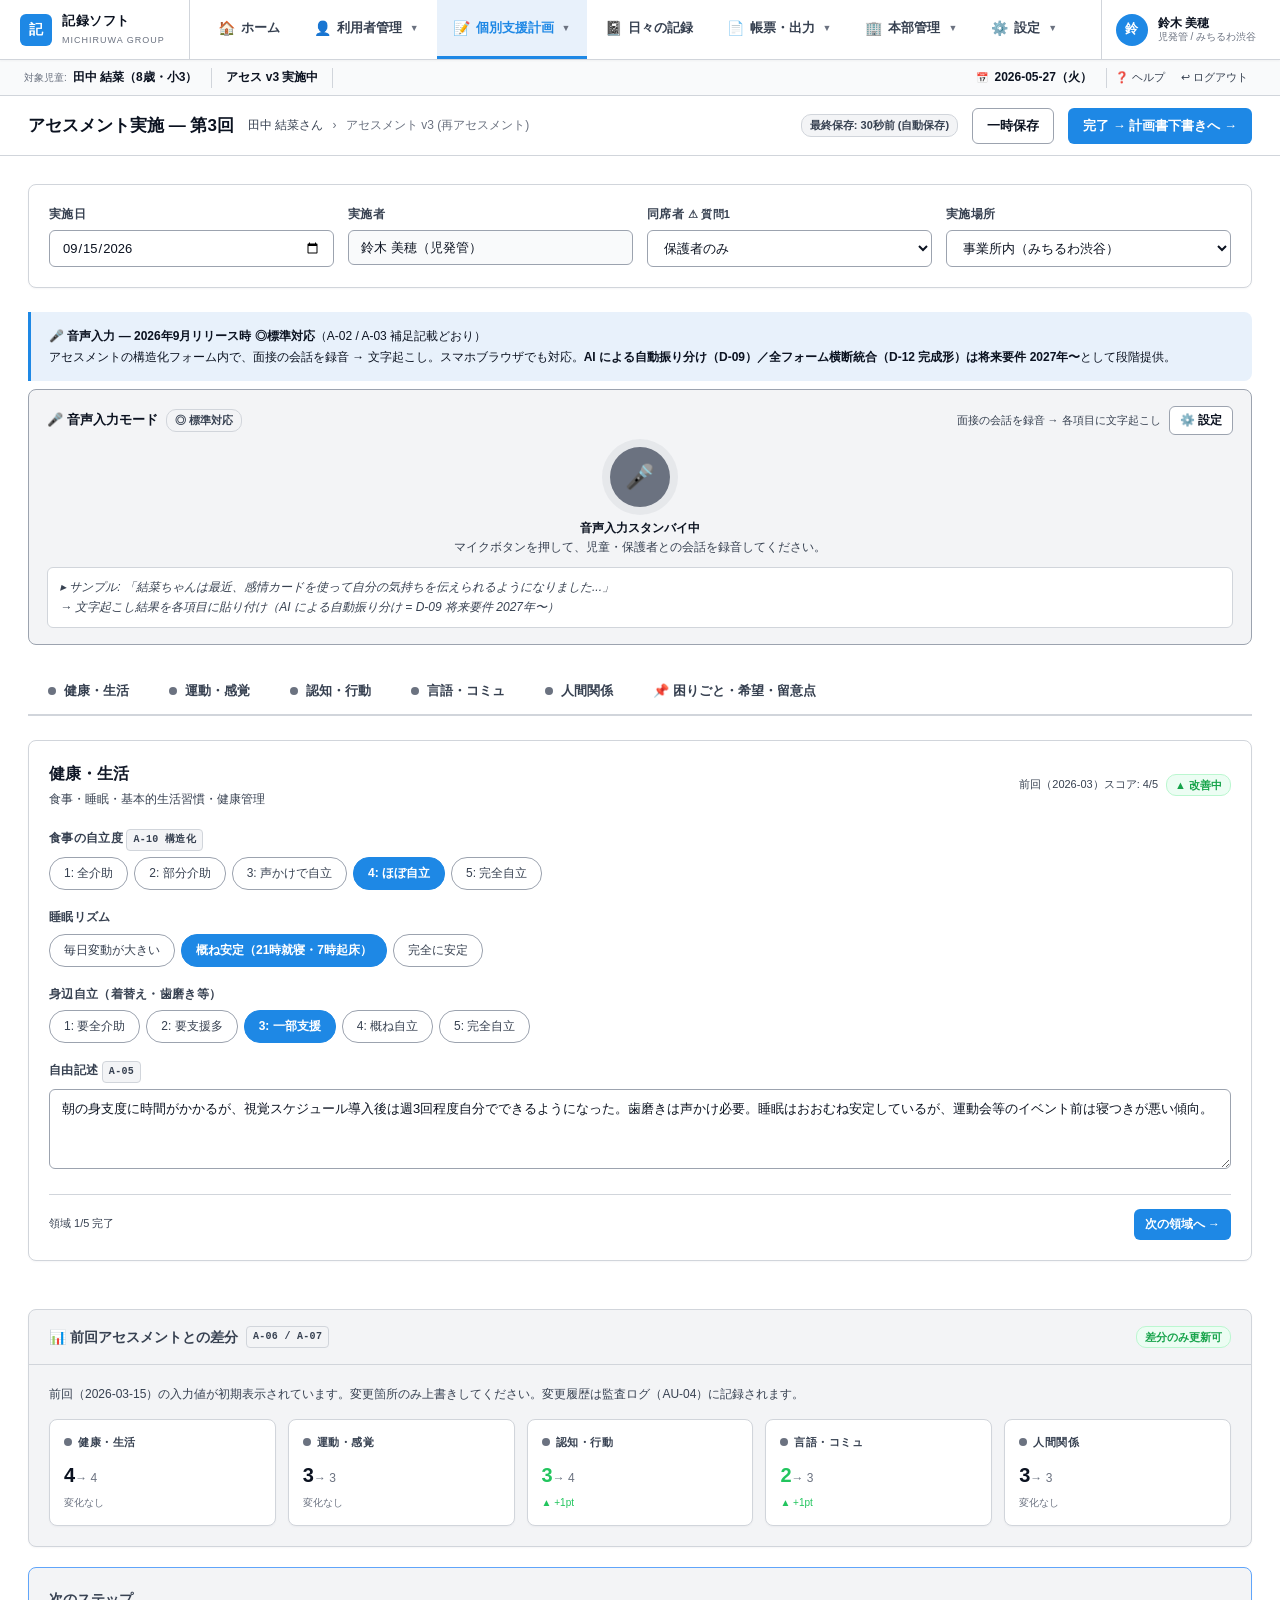
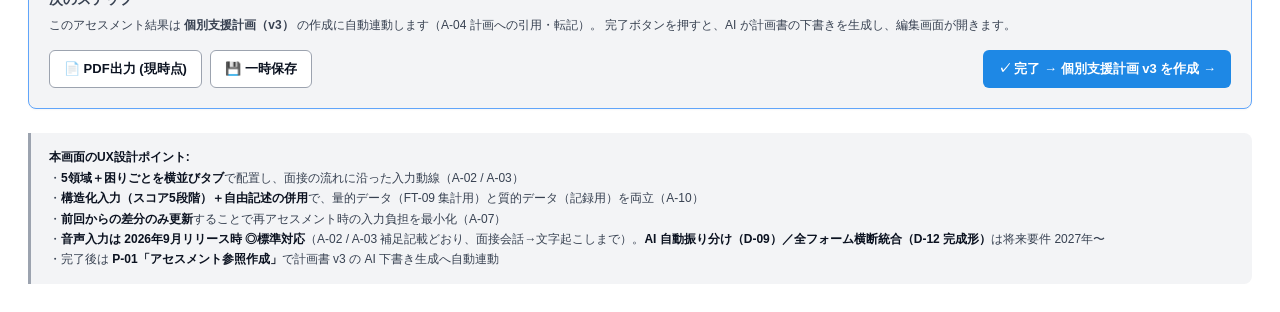
<file: mockups/04_assessment.html>
<!DOCTYPE html>
<html lang="ja">
<head>
<meta charset="UTF-8">
<title>アセスメント入力 | 記録ソフト UXモック</title>
<link rel="stylesheet" href="style.css">
</head>
<body>

<!-- ─── サイドバー ─── -->
<nav class="global-tabs">
  <div class="brand">
    <div class="brand-mark">記</div>
    <div><div class="brand-text">記録ソフト</div><div class="brand-sub">MICHIRUWA GROUP</div></div>
  </div>
  <div class="tab-list">
    <a href="01_dashboard.html" class="tab-item"><span class="icon">🏠</span>ホーム
    </a>
    <a href="06_child_list.html" class="tab-item"><span class="icon">👤</span>利用者管理<span class="caret">▼</span>
      <div class="tab-dropdown">
        <a href="06_child_list.html"><span class="icon">📋</span><span class="label">児童一覧<span class="desc">検索・フィルタ・事業所スコープ</span></span></a>
        <a href="02_child_detail.html"><span class="icon">👤</span><span class="label">児童詳細<span class="desc">アセス／計画／記録／モニタリング集約</span></span></a>
        <a href="05_new_intake.html"><span class="icon">✨</span><span class="label">新規児童 入所時<span class="desc">音声×AI 一気通貫フロー</span></span></a>
      </div>
    </a>
    <a href="04_assessment.html" class="tab-item active"><span class="icon">📝</span>個別支援計画<span class="caret">▼</span>
      <div class="tab-dropdown">
        <a href="04_assessment.html"><span class="icon">📋</span><span class="label">アセスメント<span class="desc">5領域 構造化＋差分更新</span></span></a>
        <a href="03_support_plan.html"><span class="icon">📝</span><span class="label">個別支援計画<span class="desc">AI下書き起点・5領域目標</span></span></a>
        <a href="#" class="disabled"><span class="icon">🔔</span><span class="label">モニタリング<span class="desc">（児童詳細タブ内）</span></span></a>
      </div>
    </a>
    <a href="07_daily_record.html" class="tab-item"><span class="icon">📓</span>日々の記録
    </a>
    <a href="#" class="tab-item"><span class="icon">📄</span>帳票・出力<span class="caret">▼</span>
      <div class="tab-dropdown">
        <a href="#" class="disabled"><span class="icon">📄</span><span class="label">アセスメントシート<span class="desc">PDF出力</span></span></a>
        <a href="#" class="disabled"><span class="icon">📝</span><span class="label">個別支援計画書<span class="desc">3バリエーション PDF</span></span></a>
        <a href="#" class="disabled"><span class="icon">📓</span><span class="label">支援記録一覧<span class="desc">Excel / CSV / PDF</span></span></a>
      </div>
    </a>
    <a href="08_settings_offices.html" class="tab-item"><span class="icon">🏢</span>本部管理<span class="caret">▼</span>
      <div class="tab-dropdown">
        <a href="08_settings_offices.html"><span class="icon">🏢</span><span class="label">事業所管理<span class="desc">12事業所のテナント管理</span></span></a>
        <a href="09_settings_accounts.html"><span class="icon">👥</span><span class="label">アカウント管理<span class="desc">5階層 RBAC + Entra ID 同期</span></span></a>
        <a href="10_settings_templates.html"><span class="icon">📐</span><span class="label">テンプレート管理<span class="desc">本部権限・承認制</span></span></a>
      </div>
    </a>
    <a href="#" class="tab-item"><span class="icon">⚙️</span>設定<span class="caret">▼</span>
      <div class="tab-dropdown">
        <a href="#" class="disabled"><span class="icon">📋</span><span class="label">監査ログ<span class="desc">5年保管・差分付き</span></span></a>
        <a href="#" class="disabled"><span class="icon">🔔</span><span class="label">通知設定<span class="desc">アラート・メール条件</span></span></a>
        <a href="#" class="disabled"><span class="icon">⚙️</span><span class="label">環境・連携<span class="desc">SSO・API・バックアップ</span></span></a>
      </div>
    </a>
  </div>
  <div class="tab-spacer"></div>
  <div class="tab-user">
    <div class="avatar">鈴</div>
    <div class="info"><div class="name">鈴木 美穂</div><div class="role">児発管 / みちるわ渋谷</div></div>
  </div>
</nav>

<div class="tab-context-bar">
  <div class="ctx-item"><span class="label">対象児童:</span><span class="value">田中 結菜（8歳・小3）</span></div>
  <div class="ctx-item"><span class="value">アセス v3 実施中</span></div>
  <div class="ctx-spacer"></div>
  <div class="ctx-item"><span class="label">📅</span><span class="value">2026-05-27（火）</span></div>
  <a href="#" class="ctx-action">❓ ヘルプ</a>
  <a href="00_login.html" class="ctx-action">↩ ログアウト</a>
</div>

<!-- ─── メインコンテンツ ─── -->
<main class="main">
  <header class="topbar">
    <div class="topbar-left">
      <div class="topbar-title">アセスメント実施 — 第3回</div>
      <div class="topbar-breadcrumb">
        <a href="02_child_detail.html">田中 結菜さん</a> <span class="sep">›</span> アセスメント v3 (再アセスメント)
      </div>
    </div>
    <div class="topbar-right">
      <span class="badge">最終保存: 30秒前 (自動保存)</span>
      <button class="btn btn-secondary">一時保存</button>
      <button class="btn btn-primary">完了 → 計画書下書きへ →</button>
    </div>
  </header>

  <div class="content">

    <!-- ─── アセスメント基本情報 ─── -->
    <div class="card" style="margin-bottom:20px;">
      <div class="card-body">
        <div class="form-group-row" style="grid-template-columns:repeat(4,1fr);">
          <div>
            <div class="form-label">実施日</div>
            <input class="form-input" type="date" value="2026-09-15">
          </div>
          <div>
            <div class="form-label">実施者</div>
            <input class="form-input" value="鈴木 美穂（児発管）" readonly style="background:var(--surface-2);">
          </div>
          <div>
            <div class="form-label">同席者 <span class="text-xs text-muted">⚠ 質問1</span></div>
            <select class="form-select">
              <option>保護者のみ</option>
              <option>保護者＋児童本人</option>
              <option>保護者＋学校関係者</option>
              <option>保護者＋医療機関</option>
            </select>
          </div>
          <div>
            <div class="form-label">実施場所</div>
            <select class="form-select">
              <option>事業所内（みちるわ渋谷）</option>
              <option>訪問（自宅）</option>
              <option>オンライン</option>
            </select>
          </div>
        </div>
      </div>
    </div>

    <!-- ─── 音声入力パネル ─── -->
    <div class="note-callout" style="margin-bottom:8px;background:var(--accent-soft);border-left:3px solid var(--accent);color:var(--text);">
      <strong>🎤 音声入力 — 2026年9月リリース時 ◎標準対応</strong>（A-02 / A-03 補足記載どおり）<br>
      <span>アセスメントの構造化フォーム内で、面接の会話を録音 → 文字起こし。スマホブラウザでも対応。<strong>AI による自動振り分け（D-09）／全フォーム横断統合（D-12 完成形）は将来要件 2027年〜</strong>として段階提供。</span>
    </div>

    <div class="voice-panel" style="margin-bottom:24px;">
      <div class="voice-panel-header">
        <div class="title">🎤 音声入力モード <span class="badge">◎ 標準対応</span></div>
        <div class="flex items-center gap-2">
          <span class="text-xs text-muted">面接の会話を録音 → 各項目に文字起こし</span>
          <button class="btn btn-secondary btn-sm">⚙️ 設定</button>
        </div>
      </div>
      <div class="voice-mic">🎤</div>
      <div class="voice-status">
        <strong>音声入力スタンバイ中</strong><br>
        マイクボタンを押して、児童・保護者との会話を録音してください。
      </div>
      <div class="voice-transcript">
        ▸ サンプル: 「結菜ちゃんは最近、感情カードを使って自分の気持ちを伝えられるようになりました...」<br>
        → 文字起こし結果を各項目に貼り付け（AI による自動振り分け = D-09 将来要件 2027年〜）
      </div>
    </div>

    <!-- ─── 5領域別 アセスメント項目（タブ式） ─── -->
    <input type="radio" id="dom-1" name="dom" class="tab-input" checked>
    <input type="radio" id="dom-2" name="dom" class="tab-input">
    <input type="radio" id="dom-3" name="dom" class="tab-input">
    <input type="radio" id="dom-4" name="dom" class="tab-input">
    <input type="radio" id="dom-5" name="dom" class="tab-input">
    <input type="radio" id="dom-6" name="dom" class="tab-input">

    <div class="tabs" style="margin-bottom:0;">
      <label for="dom-1" class="tab-label"><span class="dot dot-1" style="width:8px;height:8px;border-radius:50%;display:inline-block;"></span>健康・生活</label>
      <label for="dom-2" class="tab-label"><span class="dot dot-2" style="width:8px;height:8px;border-radius:50%;display:inline-block;"></span>運動・感覚</label>
      <label for="dom-3" class="tab-label"><span class="dot dot-3" style="width:8px;height:8px;border-radius:50%;display:inline-block;"></span>認知・行動</label>
      <label for="dom-4" class="tab-label"><span class="dot dot-4" style="width:8px;height:8px;border-radius:50%;display:inline-block;"></span>言語・コミュ</label>
      <label for="dom-5" class="tab-label"><span class="dot dot-5" style="width:8px;height:8px;border-radius:50%;display:inline-block;"></span>人間関係</label>
      <label for="dom-6" class="tab-label">📌 困りごと・希望・留意点</label>
    </div>

    <style>
      #dom-1:checked ~ .domain-content #dom-pane-1,
      #dom-2:checked ~ .domain-content #dom-pane-2,
      #dom-3:checked ~ .domain-content #dom-pane-3,
      #dom-4:checked ~ .domain-content #dom-pane-4,
      #dom-5:checked ~ .domain-content #dom-pane-5,
      #dom-6:checked ~ .domain-content #dom-pane-6 { display: block; }
    </style>

    <div class="domain-content">

      <!-- 領域1: 健康・生活 -->
      <div class="tab-pane" id="dom-pane-1">
        <div class="card">
          <div class="card-body">
            <div class="flex items-center justify-between" style="margin-bottom:20px;">
              <div>
                <h3 style="font-size:16px;font-weight:700;color:var(--navy);">健康・生活</h3>
                <p class="text-sm text-muted mt-1">食事・睡眠・基本的生活習慣・健康管理</p>
              </div>
              <div class="flex items-center gap-2">
                <span class="text-xs text-muted">前回（2026-03）スコア: 4/5</span>
                <span class="badge badge-success">▲ 改善中</span>
              </div>
            </div>

            <div class="form-group">
              <label class="form-label">食事の自立度 <span class="req-tag">A-10 構造化</span></label>
              <div class="choice-group">
                <span class="choice">1: 全介助</span>
                <span class="choice">2: 部分介助</span>
                <span class="choice">3: 声かけで自立</span>
                <span class="choice active">4: ほぼ自立</span>
                <span class="choice">5: 完全自立</span>
              </div>
            </div>

            <div class="form-group">
              <label class="form-label">睡眠リズム</label>
              <div class="choice-group">
                <span class="choice">毎日変動が大きい</span>
                <span class="choice active">概ね安定（21時就寝・7時起床）</span>
                <span class="choice">完全に安定</span>
              </div>
            </div>

            <div class="form-group">
              <label class="form-label">身辺自立（着替え・歯磨き等）</label>
              <div class="choice-group">
                <span class="choice">1: 要全介助</span>
                <span class="choice">2: 要支援多</span>
                <span class="choice active">3: 一部支援</span>
                <span class="choice">4: 概ね自立</span>
                <span class="choice">5: 完全自立</span>
              </div>
            </div>

            <div class="form-group" style="margin-bottom:0;">
              <label class="form-label">自由記述 <span class="req-tag">A-05</span></label>
              <textarea class="form-textarea">朝の身支度に時間がかかるが、視覚スケジュール導入後は週3回程度自分でできるようになった。歯磨きは声かけ必要。睡眠はおおむね安定しているが、運動会等のイベント前は寝つきが悪い傾向。</textarea>
            </div>

            <div class="flex justify-between items-center" style="margin-top:18px;padding-top:14px;border-top:1px solid var(--border);">
              <span class="text-xs text-muted">領域 1/5 完了</span>
              <label for="dom-2" class="btn btn-primary btn-sm">次の領域へ →</label>
            </div>
          </div>
        </div>
      </div>

      <!-- 領域2: 運動・感覚 -->
      <div class="tab-pane" id="dom-pane-2">
        <div class="card">
          <div class="card-body">
            <h3 style="font-size:16px;font-weight:700;color:var(--navy);">運動・感覚</h3>
            <p class="text-sm text-muted mt-1" style="margin-bottom:20px;">粗大運動・微細運動・感覚統合</p>
            <div class="form-group">
              <label class="form-label">粗大運動の発達</label>
              <div class="choice-group">
                <span class="choice">1: 大幅遅延</span>
                <span class="choice">2: やや遅延</span>
                <span class="choice active">3: 年齢相応</span>
                <span class="choice">4: 良好</span>
                <span class="choice">5: 優れている</span>
              </div>
            </div>
            <div class="form-group">
              <label class="form-label">感覚過敏の有無（複数選択可）</label>
              <div class="choice-group">
                <span class="choice active warm">音への過敏</span>
                <span class="choice">光への過敏</span>
                <span class="choice">触覚過敏</span>
                <span class="choice">味覚過敏</span>
                <span class="choice">嗅覚過敏</span>
              </div>
            </div>
            <div class="form-group" style="margin-bottom:0;">
              <label class="form-label">自由記述</label>
              <textarea class="form-textarea">大きな音（運動会の音楽、雷、掃除機）への過敏性が顕著。個別ブース利用や耳栓で対処可能。本期から自発的に対処を求められるようになった。</textarea>
            </div>
          </div>
        </div>
      </div>

      <!-- 領域3, 4, 5は簡略表示（実装イメージとして） -->
      <div class="tab-pane" id="dom-pane-3">
        <div class="card"><div class="card-body">
          <h3 style="font-size:16px;font-weight:700;color:var(--navy);">認知・行動</h3>
          <p class="text-sm text-muted mt-1">注意・記憶・予測・行動コントロール</p>
          <p class="mt-4 text-sm text-muted">領域 1〜2 と同様の構造化入力フォーム＋自由記述欄を表示します。</p>
        </div></div>
      </div>
      <div class="tab-pane" id="dom-pane-4">
        <div class="card"><div class="card-body">
          <h3 style="font-size:16px;font-weight:700;color:var(--navy);">言語・コミュニケーション</h3>
          <p class="text-sm text-muted mt-1">言葉の理解と表出・代替手段含む</p>
          <p class="mt-4 text-sm text-muted">領域 1〜2 と同様の構造化入力フォーム＋自由記述欄を表示します。</p>
        </div></div>
      </div>
      <div class="tab-pane" id="dom-pane-5">
        <div class="card"><div class="card-body">
          <h3 style="font-size:16px;font-weight:700;color:var(--navy);">人間関係・社会性</h3>
          <p class="text-sm text-muted mt-1">対人関係・集団参加・社会ルール</p>
          <p class="mt-4 text-sm text-muted">領域 1〜2 と同様の構造化入力フォーム＋自由記述欄を表示します。</p>
        </div></div>
      </div>

      <!-- 困りごと・希望・留意点 -->
      <div class="tab-pane" id="dom-pane-6">
        <div class="card">
          <div class="card-body">
            <h3 style="font-size:16px;font-weight:700;color:var(--navy);margin-bottom:6px;">困りごと・希望・留意点 <span class="req-tag">A-03</span></h3>
            <p class="text-sm text-muted" style="margin-bottom:20px;">本人／保護者／支援者の視点を分けて記録します（音声入力時は AI が自動振り分け）。</p>

            <div class="form-group">
              <label class="form-label">👧 本人の困りごと・希望</label>
              <textarea class="form-textarea">集団活動で順番を待てない時があり、お友達とケンカになってしまうのが嫌。お友達と仲良く遊びたい。学校でも怒られないようになりたい。</textarea>
            </div>

            <div class="form-group">
              <label class="form-label">👪 保護者の希望</label>
              <textarea class="form-textarea">前回からの大きな変化として、感情カードでの表現が出始めた点が嬉しい。来年度の通常学級復帰を目標に、感情コントロールと言語表現の練習を継続してほしい。家庭でも実践できる方法を教えてほしい。</textarea>
            </div>

            <div class="form-group" style="margin-bottom:0;">
              <label class="form-label">🧑‍⚕️ 支援上の留意点（支援者視点）</label>
              <textarea class="form-textarea">音への過敏性は継続。大きな音のする活動では事前予告と個別ブース利用を推奨。療育手帳 B2、ADHD 傾向の診断あり。来年度の通常学級復帰に向けて、学校との連携強化が必要。</textarea>
            </div>
          </div>
        </div>
      </div>

    </div>

    <!-- ─── 前回からの差分 ─── -->
    <div class="card" style="margin-top:24px;background:var(--memo);border-color:var(--border);">
      <div class="card-header" style="background:transparent;border-bottom-color:var(--border);">
        <div class="card-title" style="color:var(--text-2);">📊 前回アセスメントとの差分 <span class="req-id">A-06 / A-07</span></div>
        <span class="badge badge-success">差分のみ更新可</span>
      </div>
      <div class="card-body">
        <p class="text-sm" style="color:var(--text-2);margin-bottom:14px;">前回（2026-03-15）の入力値が初期表示されています。変更箇所のみ上書きしてください。変更履歴は監査ログ（AU-04）に記録されます。</p>
        <div class="five-col">
          <div class="domain-card" style="background:#fff;">
            <div class="domain-name"><span class="dot dot-1"></span>健康・生活</div>
            <div class="domain-score">4<span class="denom">→ 4</span></div>
            <div class="domain-trend" style="color:var(--text-3);">変化なし</div>
          </div>
          <div class="domain-card" style="background:#fff;">
            <div class="domain-name"><span class="dot dot-2"></span>運動・感覚</div>
            <div class="domain-score">3<span class="denom">→ 3</span></div>
            <div class="domain-trend" style="color:var(--text-3);">変化なし</div>
          </div>
          <div class="domain-card" style="background:#fff;border-color:var(--border);">
            <div class="domain-name"><span class="dot dot-3"></span>認知・行動</div>
            <div class="domain-score" style="color:var(--success);">3<span class="denom">→ 4</span></div>
            <div class="domain-trend" style="color:var(--success);">▲ +1pt</div>
          </div>
          <div class="domain-card" style="background:#fff;border-color:var(--border);">
            <div class="domain-name"><span class="dot dot-4"></span>言語・コミュ</div>
            <div class="domain-score" style="color:var(--success);">2<span class="denom">→ 3</span></div>
            <div class="domain-trend" style="color:var(--success);">▲ +1pt</div>
          </div>
          <div class="domain-card" style="background:#fff;">
            <div class="domain-name"><span class="dot dot-5"></span>人間関係</div>
            <div class="domain-score">3<span class="denom">→ 3</span></div>
            <div class="domain-trend" style="color:var(--text-3);">変化なし</div>
          </div>
        </div>
      </div>
    </div>

    <!-- ─── 次のステップ ─── -->
    <div class="card" style="margin-top:20px;background:var(--memo);border-color:var(--teal-light);">
      <div class="card-body">
        <h4 style="font-size:14px;font-weight:700;color:var(--text-2);margin-bottom:6px;">次のステップ</h4>
        <p class="text-sm" style="color:var(--text-2);margin-bottom:14px;">
          このアセスメント結果は <strong>個別支援計画（v3）</strong> の作成に自動連動します（A-04 計画への引用・転記）。
          完了ボタンを押すと、AI が計画書の下書きを生成し、編集画面が開きます。
        </p>
        <div class="flex gap-2">
          <button class="btn btn-secondary">📄 PDF出力 (現時点)</button>
          <button class="btn btn-secondary">💾 一時保存</button>
          <a href="03_support_plan.html" class="btn btn-primary" style="margin-left:auto;">✓ 完了 → 個別支援計画 v3 を作成 →</a>
        </div>
      </div>
    </div>

    <div class="note-callout" style="margin-top:24px;">
      <strong>本画面のUX設計ポイント:</strong><br>
      ・<strong>5領域＋困りごとを横並びタブ</strong>で配置し、面接の流れに沿った入力動線（A-02 / A-03）<br>
      ・<strong>構造化入力（スコア5段階）＋自由記述の併用</strong>で、量的データ（FT-09 集計用）と質的データ（記録用）を両立（A-10）<br>
      ・<strong>前回からの差分のみ更新</strong>することで再アセスメント時の入力負担を最小化（A-07）<br>
      ・<strong>音声入力は 2026年9月リリース時 ◎標準対応</strong>（A-02 / A-03 補足記載どおり、面接会話→文字起こしまで）。<strong>AI 自動振り分け（D-09）／全フォーム横断統合（D-12 完成形）</strong>は将来要件 2027年〜<br>
      ・完了後は <strong>P-01「アセスメント参照作成」</strong>で計画書 v3 の AI 下書き生成へ自動連動
    </div>

  </div>
</main>
</body>
</html>
</file>
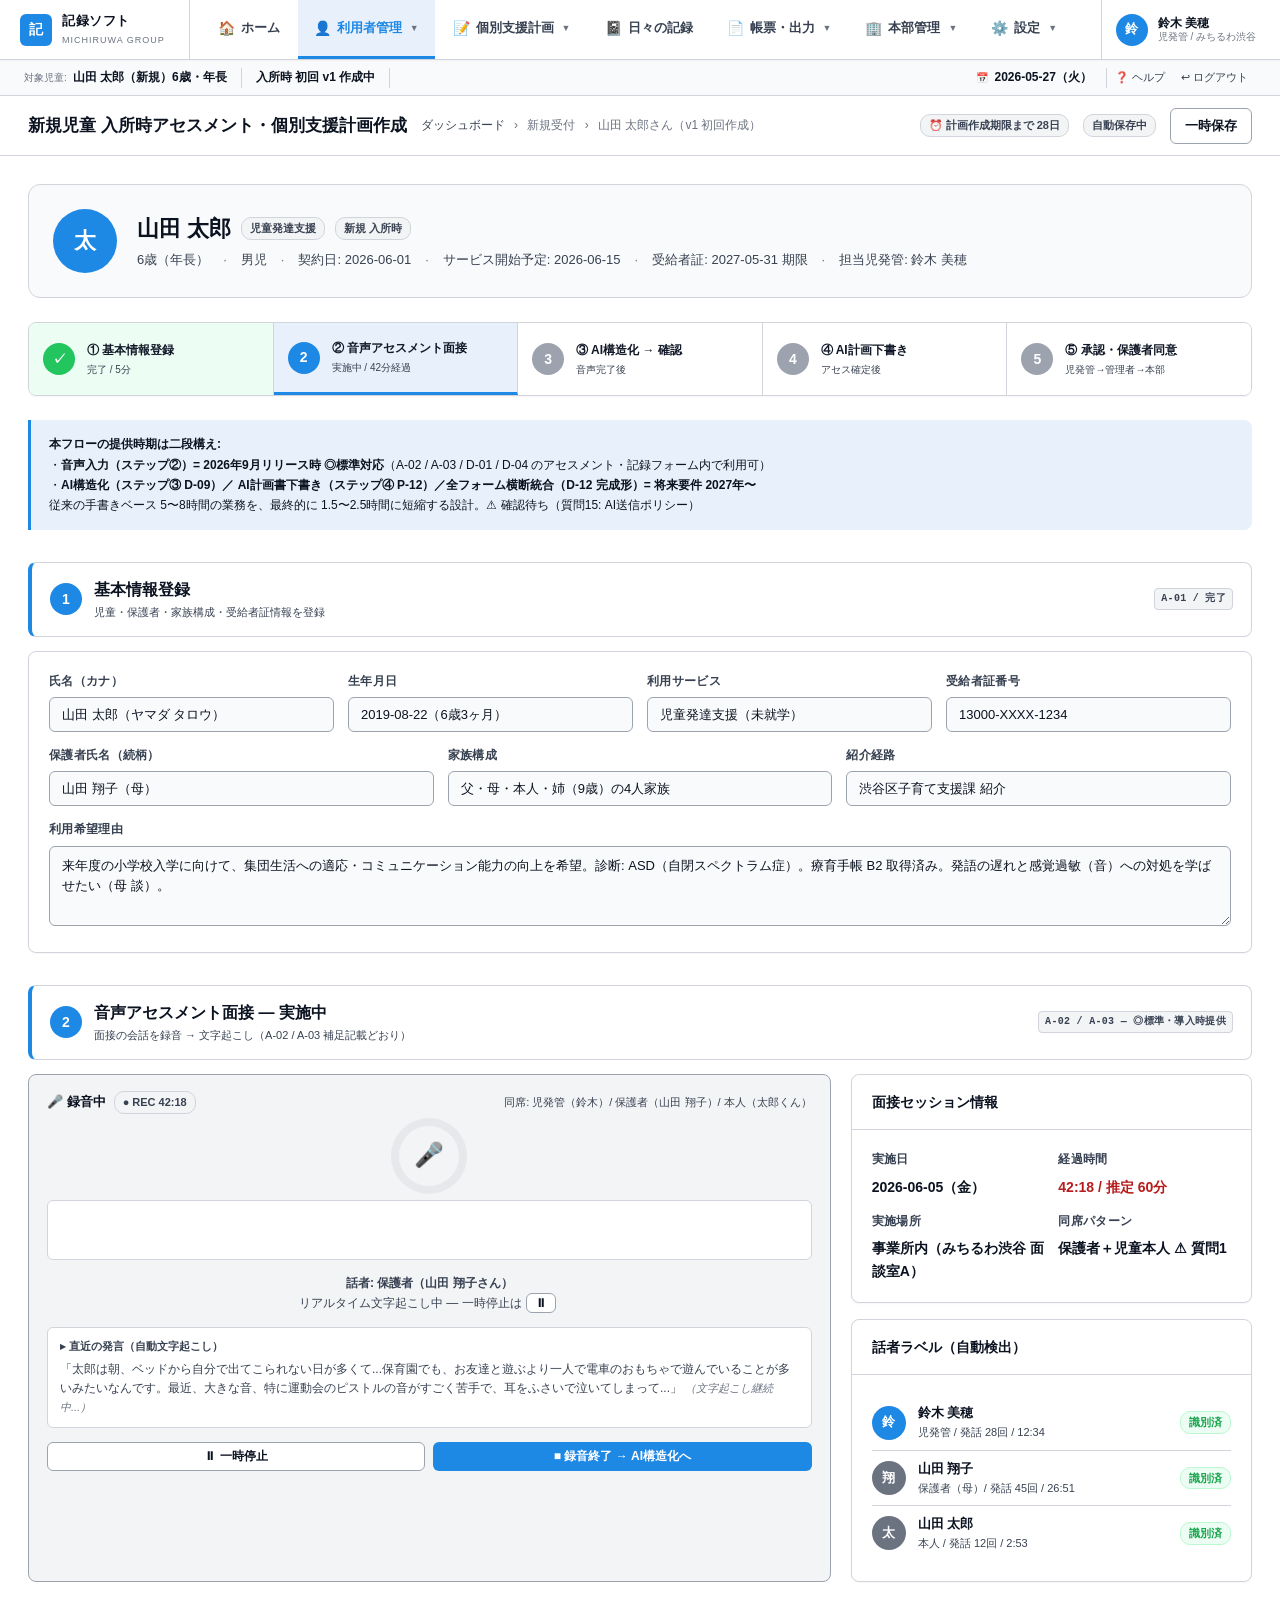
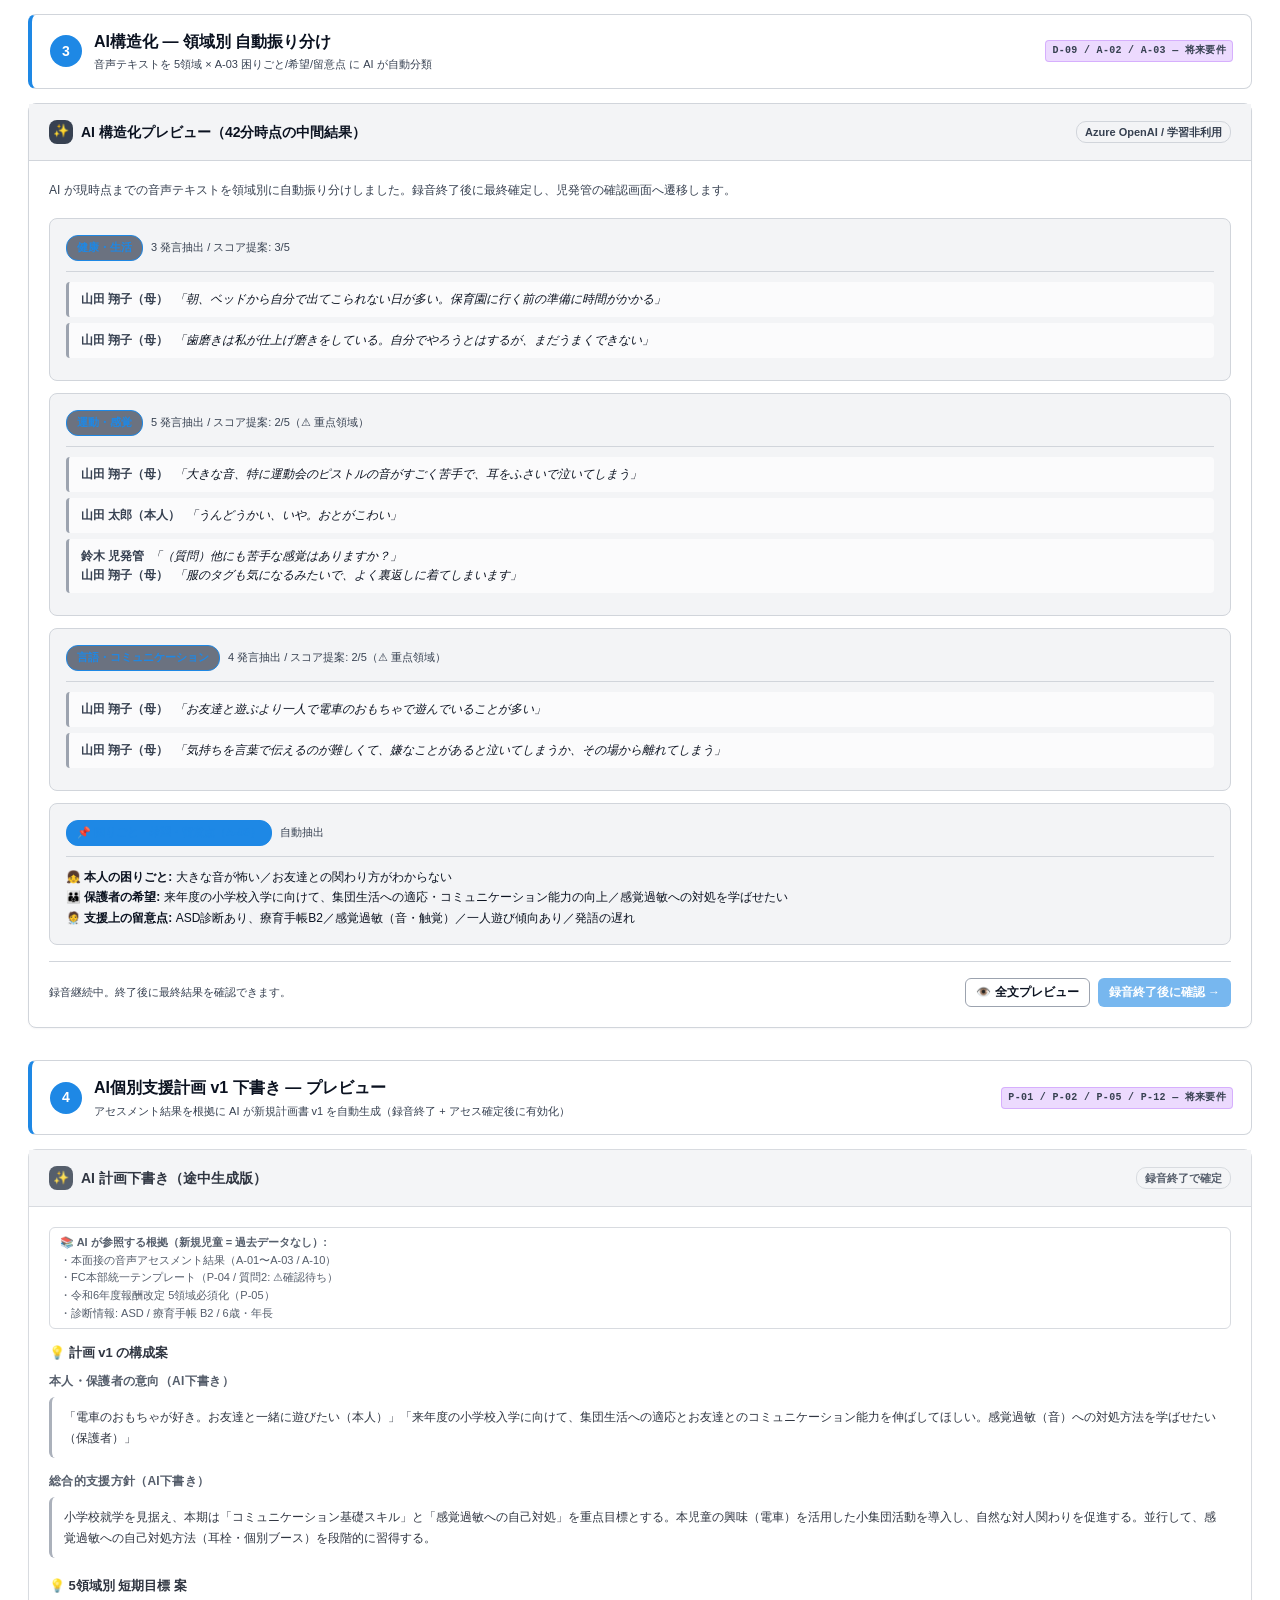
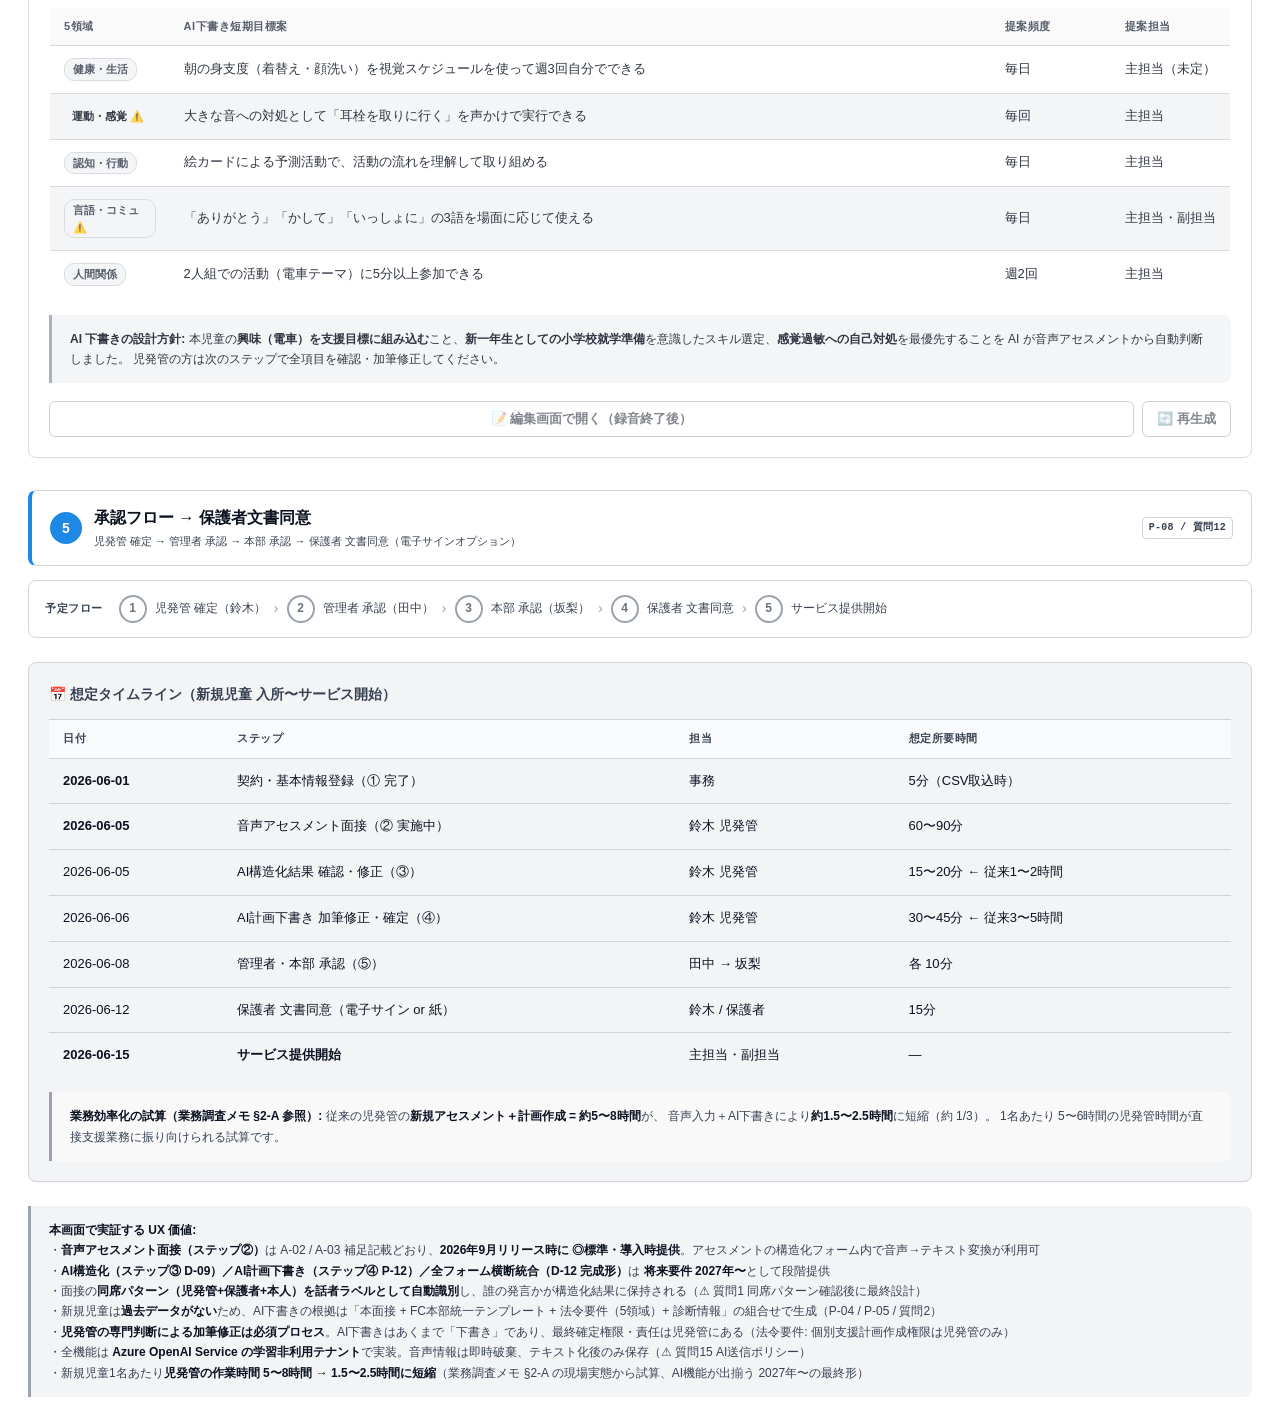
<file: mockups/05_new_intake.html>
<!DOCTYPE html>
<html lang="ja">
<head>
<meta charset="UTF-8">
<title>新規児童 入所時アセスメント＋計画作成 — 音声×AI 一気通貫 | 記録ソフト UXモック</title>
<link rel="stylesheet" href="style.css">
<style>
  /* ステップインジケータ */
  .step-flow {
    display: flex;
    align-items: stretch;
    background: var(--surface);
    border: 1px solid var(--border);
    border-radius: var(--radius);
    overflow: hidden;
    margin-bottom: 24px;
    box-shadow: var(--shadow-sm);
  }
  .step-cell {
    flex: 1;
    padding: 16px 14px;
    border-right: 1px solid var(--border);
    background: var(--surface);
    display: flex;
    align-items: center;
    gap: 12px;
    position: relative;
  }
  .step-cell:last-child { border-right: none; }
  .step-cell.done { background: var(--success-soft); }
  .step-cell.current { background: var(--accent-soft); border-bottom: 3px solid var(--accent); }
  .step-cell.todo { background: var(--surface); opacity: 0.65; }
  .step-num {
    width: 32px; height: 32px;
    border-radius: 50%;
    background: var(--border-strong);
    color: #fff;
    display: flex;
    align-items: center;
    justify-content: center;
    font-size: 14px;
    font-weight: 700;
    flex-shrink: 0;
  }
  .step-cell.done .step-num { background: var(--success); }
  .step-cell.current .step-num { background: var(--accent); }
  .step-info .step-title { font-size: 12px; font-weight: 700; color: var(--navy); }
  .step-info .step-meta { font-size: 10px; color: var(--text-2); margin-top: 2px; }

  /* AI 整形結果カード */
  .ai-structured {
    background:var(--memo);
    border: 1px solid var(--border);
    border-radius: var(--radius);
    padding: 16px;
    margin-bottom: 12px;
  }
  .ai-structured-header {
    display: flex;
    align-items: center;
    gap: 8px;
    margin-bottom: 10px;
    padding-bottom: 10px;
    border-bottom: 1px solid var(--border);
  }
  .domain-tag {
    font-size: 11px;
    font-weight: 700;
    padding: 3px 10px;
    border-radius: 12px;
    background: var(--accent-soft);
    color: var(--accent);
    border: 1px solid var(--accent);
  }
  .voice-quote {
    background: rgba(255,255,255,0.7);
    border-left:3px solid var(--border-strong);
    padding: 8px 12px;
    border-radius: 4px;
    font-size: 12px;
    color: var(--text);
    font-style: italic;
    margin-bottom: 6px;
  }
  .voice-quote .speaker {
    font-style: normal;
    font-weight: 700;
    color:var(--text-2);
    margin-right: 6px;
  }

  /* 音声波形（疑似） */
  .waveform {
    display: flex;
    align-items: center;
    justify-content: center;
    gap: 3px;
    height: 60px;
    background: var(--surface);
    border: 1px solid var(--border);
    border-radius: 6px;
    padding: 12px;
  }
  .waveform .bar {
    width: 3px;
    background: var(--accent);
    border-radius: 2px;
    animation: wave 1.2s ease-in-out infinite;
  }
  @keyframes wave {
    0%, 100% { height: 8px; }
    50% { height: 40px; }
  }
  .waveform .bar:nth-child(1) { animation-delay: 0s; }
  .waveform .bar:nth-child(2) { animation-delay: 0.1s; }
  .waveform .bar:nth-child(3) { animation-delay: 0.2s; }
  .waveform .bar:nth-child(4) { animation-delay: 0.3s; }
  .waveform .bar:nth-child(5) { animation-delay: 0.4s; }
  .waveform .bar:nth-child(6) { animation-delay: 0.5s; }
  .waveform .bar:nth-child(7) { animation-delay: 0.4s; }
  .waveform .bar:nth-child(8) { animation-delay: 0.3s; }
  .waveform .bar:nth-child(9) { animation-delay: 0.2s; }
  .waveform .bar:nth-child(10) { animation-delay: 0.1s; }
  .waveform .bar:nth-child(11) { animation-delay: 0s; }
  .waveform .bar:nth-child(12) { animation-delay: 0.1s; }
  .waveform .bar:nth-child(13) { animation-delay: 0.2s; }
  .waveform .bar:nth-child(14) { animation-delay: 0.3s; }
  .waveform .bar:nth-child(15) { animation-delay: 0.4s; }

  /* セクション見出し */
  .section-heading {
    display: flex;
    align-items: center;
    gap: 12px;
    margin: 32px 0 14px;
    padding: 14px 18px;
    background: var(--surface);
    color: var(--text);
    border: 1px solid var(--border);
    border-left: 4px solid var(--accent);
    border-radius: var(--radius);
  }
  .section-heading .num {
    width: 32px; height: 32px;
    border-radius: 50%;
    background: var(--accent);
    display: flex;
    align-items: center;
    justify-content: center;
    font-size: 14px;
    font-weight: 800;
    color: #fff;
    flex-shrink: 0;
  }
  .section-heading h2 {
    font-size: 16px;
    font-weight: 800;
    color: var(--text);
    margin: 0;
  }
  .section-heading .sub {
    font-size: 11px;
    color: var(--text-2);
    margin-top: 2px;
  }
  .section-heading .req-tag {
    margin-left: auto;
  }
</style>
</head>
<body>

<!-- ─── サイドバー ─── -->
<nav class="global-tabs">
  <div class="brand">
    <div class="brand-mark">記</div>
    <div><div class="brand-text">記録ソフト</div><div class="brand-sub">MICHIRUWA GROUP</div></div>
  </div>
  <div class="tab-list">
    <a href="01_dashboard.html" class="tab-item"><span class="icon">🏠</span>ホーム
    </a>
    <a href="06_child_list.html" class="tab-item active"><span class="icon">👤</span>利用者管理<span class="caret">▼</span>
      <div class="tab-dropdown">
        <a href="06_child_list.html"><span class="icon">📋</span><span class="label">児童一覧<span class="desc">検索・フィルタ・事業所スコープ</span></span></a>
        <a href="02_child_detail.html"><span class="icon">👤</span><span class="label">児童詳細<span class="desc">アセス／計画／記録／モニタリング集約</span></span></a>
        <a href="05_new_intake.html"><span class="icon">✨</span><span class="label">新規児童 入所時<span class="desc">音声×AI 一気通貫フロー</span></span></a>
      </div>
    </a>
    <a href="04_assessment.html" class="tab-item"><span class="icon">📝</span>個別支援計画<span class="caret">▼</span>
      <div class="tab-dropdown">
        <a href="04_assessment.html"><span class="icon">📋</span><span class="label">アセスメント<span class="desc">5領域 構造化＋差分更新</span></span></a>
        <a href="03_support_plan.html"><span class="icon">📝</span><span class="label">個別支援計画<span class="desc">AI下書き起点・5領域目標</span></span></a>
        <a href="#" class="disabled"><span class="icon">🔔</span><span class="label">モニタリング<span class="desc">（児童詳細タブ内）</span></span></a>
      </div>
    </a>
    <a href="07_daily_record.html" class="tab-item"><span class="icon">📓</span>日々の記録
    </a>
    <a href="#" class="tab-item"><span class="icon">📄</span>帳票・出力<span class="caret">▼</span>
      <div class="tab-dropdown">
        <a href="#" class="disabled"><span class="icon">📄</span><span class="label">アセスメントシート<span class="desc">PDF出力</span></span></a>
        <a href="#" class="disabled"><span class="icon">📝</span><span class="label">個別支援計画書<span class="desc">3バリエーション PDF</span></span></a>
        <a href="#" class="disabled"><span class="icon">📓</span><span class="label">支援記録一覧<span class="desc">Excel / CSV / PDF</span></span></a>
      </div>
    </a>
    <a href="08_settings_offices.html" class="tab-item"><span class="icon">🏢</span>本部管理<span class="caret">▼</span>
      <div class="tab-dropdown">
        <a href="08_settings_offices.html"><span class="icon">🏢</span><span class="label">事業所管理<span class="desc">12事業所のテナント管理</span></span></a>
        <a href="09_settings_accounts.html"><span class="icon">👥</span><span class="label">アカウント管理<span class="desc">5階層 RBAC + Entra ID 同期</span></span></a>
        <a href="10_settings_templates.html"><span class="icon">📐</span><span class="label">テンプレート管理<span class="desc">本部権限・承認制</span></span></a>
      </div>
    </a>
    <a href="#" class="tab-item"><span class="icon">⚙️</span>設定<span class="caret">▼</span>
      <div class="tab-dropdown">
        <a href="#" class="disabled"><span class="icon">📋</span><span class="label">監査ログ<span class="desc">5年保管・差分付き</span></span></a>
        <a href="#" class="disabled"><span class="icon">🔔</span><span class="label">通知設定<span class="desc">アラート・メール条件</span></span></a>
        <a href="#" class="disabled"><span class="icon">⚙️</span><span class="label">環境・連携<span class="desc">SSO・API・バックアップ</span></span></a>
      </div>
    </a>
  </div>
  <div class="tab-spacer"></div>
  <div class="tab-user">
    <div class="avatar">鈴</div>
    <div class="info"><div class="name">鈴木 美穂</div><div class="role">児発管 / みちるわ渋谷</div></div>
  </div>
</nav>

<div class="tab-context-bar">
  <div class="ctx-item"><span class="label">対象児童:</span><span class="value">山田 太郎（新規）6歳・年長</span></div>
  <div class="ctx-item"><span class="value">入所時 初回 v1 作成中</span></div>
  <div class="ctx-spacer"></div>
  <div class="ctx-item"><span class="label">📅</span><span class="value">2026-05-27（火）</span></div>
  <a href="#" class="ctx-action">❓ ヘルプ</a>
  <a href="00_login.html" class="ctx-action">↩ ログアウト</a>
</div>

<!-- ─── メインコンテンツ ─── -->
<main class="main">
  <header class="topbar">
    <div class="topbar-left">
      <div class="topbar-title">新規児童 入所時アセスメント・個別支援計画作成</div>
      <div class="topbar-breadcrumb">
        <a href="01_dashboard.html">ダッシュボード</a> <span class="sep">›</span>
        新規受付 <span class="sep">›</span>
        山田 太郎さん（v1 初回作成）
      </div>
    </div>
    <div class="topbar-right">
      <span class="badge badge-warning">⏰ 計画作成期限まで 28日</span>
      <span class="badge">自動保存中</span>
      <button class="btn btn-secondary">一時保存</button>
    </div>
  </header>

  <div class="content">

    <!-- ─── 児童ヘッダー ─── -->
    <div class="child-header">
      <div class="child-avatar indigo">太</div>
      <div class="child-header-body">
        <div class="name">
          山田 太郎
          <span class="badge badge-info">児童発達支援</span>
          <span class="badge badge-warning">新規 入所時</span>
        </div>
        <div class="meta">
          <span>6歳（年長）</span>
          <span class="sep">·</span>
          <span>男児</span>
          <span class="sep">·</span>
          <span>契約日: 2026-06-01</span>
          <span class="sep">·</span>
          <span>サービス開始予定: 2026-06-15</span>
          <span class="sep">·</span>
          <span>受給者証: 2027-05-31 期限</span>
          <span class="sep">·</span>
          <span>担当児発管: 鈴木 美穂</span>
        </div>
      </div>
    </div>

    <!-- ─── ステップ フロー ─── -->
    <div class="step-flow">
      <div class="step-cell done">
        <div class="step-num">✓</div>
        <div class="step-info">
          <div class="step-title">① 基本情報登録</div>
          <div class="step-meta">完了 / 5分</div>
        </div>
      </div>
      <div class="step-cell current">
        <div class="step-num">2</div>
        <div class="step-info">
          <div class="step-title">② 音声アセスメント面接</div>
          <div class="step-meta">実施中 / 42分経過</div>
        </div>
      </div>
      <div class="step-cell">
        <div class="step-num">3</div>
        <div class="step-info">
          <div class="step-title">③ AI構造化 → 確認</div>
          <div class="step-meta">音声完了後</div>
        </div>
      </div>
      <div class="step-cell">
        <div class="step-num">4</div>
        <div class="step-info">
          <div class="step-title">④ AI計画下書き</div>
          <div class="step-meta">アセス確定後</div>
        </div>
      </div>
      <div class="step-cell">
        <div class="step-num">5</div>
        <div class="step-info">
          <div class="step-title">⑤ 承認・保護者同意</div>
          <div class="step-meta">児発管→管理者→本部</div>
        </div>
      </div>
    </div>

    <!-- ─── 提供時期の二段構え説明 ─── -->
    <div class="note-callout" style="margin-bottom:24px;background:var(--accent-soft);border-left:3px solid var(--accent);color:var(--text);">
      <strong>本フローの提供時期は二段構え:</strong><br>
      ・<strong>音声入力（ステップ②）= 2026年9月リリース時 ◎標準対応</strong>（A-02 / A-03 / D-01 / D-04 のアセスメント・記録フォーム内で利用可）<br>
      ・<strong>AI構造化（ステップ③ D-09）／ AI計画書下書き（ステップ④ P-12）／全フォーム横断統合（D-12 完成形）= 将来要件 2027年〜</strong><br>
      従来の手書きベース 5〜8時間の業務を、最終的に 1.5〜2.5時間に短縮する設計。⚠ 確認待ち（質問15: AI送信ポリシー）
    </div>

    <!-- ─── ① 基本情報登録（完了） ─── -->
    <div class="section-heading">
      <div class="num">1</div>
      <div>
        <h2>基本情報登録</h2>
        <div class="sub">児童・保護者・家族構成・受給者証情報を登録</div>
      </div>
      <span class="req-tag">A-01 / 完了</span>
    </div>

    <div class="card" style="margin-bottom:8px;">
      <div class="card-body">
        <div class="form-group-row" style="grid-template-columns:repeat(4,1fr);">
          <div>
            <div class="form-label">氏名（カナ）</div>
            <input class="form-input" value="山田 太郎（ヤマダ タロウ）" readonly style="background:var(--surface-2);">
          </div>
          <div>
            <div class="form-label">生年月日</div>
            <input class="form-input" value="2019-08-22（6歳3ヶ月）" readonly style="background:var(--surface-2);">
          </div>
          <div>
            <div class="form-label">利用サービス</div>
            <input class="form-input" value="児童発達支援（未就学）" readonly style="background:var(--surface-2);">
          </div>
          <div>
            <div class="form-label">受給者証番号</div>
            <input class="form-input" value="13000-XXXX-1234" readonly style="background:var(--surface-2);">
          </div>
        </div>
        <div class="form-group-row" style="grid-template-columns:repeat(3,1fr);margin-top:14px;">
          <div>
            <div class="form-label">保護者氏名（続柄）</div>
            <input class="form-input" value="山田 翔子（母）" readonly style="background:var(--surface-2);">
          </div>
          <div>
            <div class="form-label">家族構成</div>
            <input class="form-input" value="父・母・本人・姉（9歳）の4人家族" readonly style="background:var(--surface-2);">
          </div>
          <div>
            <div class="form-label">紹介経路</div>
            <input class="form-input" value="渋谷区子育て支援課 紹介" readonly style="background:var(--surface-2);">
          </div>
        </div>
        <div class="form-group" style="margin-top:14px;margin-bottom:0;">
          <div class="form-label">利用希望理由</div>
          <textarea class="form-textarea" readonly style="background:var(--surface-2);">来年度の小学校入学に向けて、集団生活への適応・コミュニケーション能力の向上を希望。診断: ASD（自閉スペクトラム症）。療育手帳 B2 取得済み。発語の遅れと感覚過敏（音）への対処を学ばせたい（母 談）。</textarea>
        </div>
      </div>
    </div>

    <!-- ─── ② 音声アセスメント面接（実施中） ─── -->
    <div class="section-heading">
      <div class="num">2</div>
      <div>
        <h2>音声アセスメント面接 — 実施中</h2>
        <div class="sub">面接の会話を録音 → 文字起こし（A-02 / A-03 補足記載どおり）</div>
      </div>
      <span class="req-tag">A-02 / A-03 — ◎標準・導入時提供</span>
    </div>

    <div class="two-col lg">
      <!-- 録音パネル -->
      <div class="voice-panel" style="margin-bottom:0;">
        <div class="voice-panel-header">
          <div class="title">🎤 録音中 <span class="badge" style="background:var(--memo);color:var(--text-2);border:1px solid var(--border);">● REC 42:18</span></div>
          <div class="flex items-center gap-2">
            <span class="text-xs text-muted">同席: 児発管（鈴木）/ 保護者（山田 翔子）/ 本人（太郎くん）</span>
          </div>
        </div>

        <div class="voice-mic" style="background:var(--memo);">🎤</div>

        <div class="waveform" style="margin:14px 0;">
          <div class="bar"></div><div class="bar"></div><div class="bar"></div><div class="bar"></div>
          <div class="bar"></div><div class="bar"></div><div class="bar"></div><div class="bar"></div>
          <div class="bar"></div><div class="bar"></div><div class="bar"></div><div class="bar"></div>
          <div class="bar"></div><div class="bar"></div><div class="bar"></div>
        </div>

        <div class="voice-status">
          <strong style="color:var(--text-2);">話者: 保護者（山田 翔子さん）</strong><br>
          リアルタイム文字起こし中 — 一時停止は<button class="btn btn-secondary btn-sm" style="display:inline-flex;margin:0 4px;padding:2px 8px;">⏸</button>
        </div>

        <div class="voice-transcript" style="margin-top:14px;font-style:normal;text-align:left;">
          <div style="color:var(--text-2);font-weight:700;font-size:11px;margin-bottom:4px;">▸ 直近の発言（自動文字起こし）</div>
          「太郎は朝、ベッドから自分で出てこられない日が多くて...保育園でも、お友達と遊ぶより一人で電車のおもちゃで遊んでいることが多いみたいなんです。最近、大きな音、特に運動会のピストルの音がすごく苦手で、耳をふさいで泣いてしまって...」
          <span style="color:var(--text-3);font-style:italic;font-size:11px;">（文字起こし継続中...）</span>
        </div>

        <div class="flex gap-2" style="margin-top:14px;">
          <button class="btn btn-secondary btn-sm" style="flex:1;justify-content:center;">⏸ 一時停止</button>
          <button class="btn btn-warm btn-sm" style="flex:1;justify-content:center;">■ 録音終了 → AI構造化へ</button>
        </div>
      </div>

      <!-- 録音セッション情報 -->
      <div>
        <div class="card" style="margin-bottom:16px;">
          <div class="card-header"><div class="card-title">面接セッション情報</div></div>
          <div class="card-body">
            <div class="form-group-row" style="grid-template-columns:1fr 1fr;">
              <div>
                <div class="form-label">実施日</div>
                <div style="font-weight:600;">2026-06-05（金）</div>
              </div>
              <div>
                <div class="form-label">経過時間</div>
                <div style="font-weight:600;color:var(--danger);">42:18 / 推定 60分</div>
              </div>
              <div>
                <div class="form-label">実施場所</div>
                <div style="font-weight:600;">事業所内（みちるわ渋谷 面談室A）</div>
              </div>
              <div>
                <div class="form-label">同席パターン</div>
                <div style="font-weight:600;">保護者＋児童本人 ⚠ 質問1</div>
              </div>
            </div>
          </div>
        </div>

        <div class="card">
          <div class="card-header"><div class="card-title">話者ラベル（自動検出）</div></div>
          <div class="card-body">
            <div class="flex items-center gap-3" style="padding:8px 0;border-bottom:1px solid var(--border);">
              <div class="user-avatar" style="background:var(--teal);">鈴</div>
              <div style="flex:1;">
                <div style="font-size:13px;font-weight:600;">鈴木 美穂</div>
                <div style="font-size:11px;color:var(--text-2);">児発管 / 発話 28回 / 12:34</div>
              </div>
              <span class="badge badge-success">識別済</span>
            </div>
            <div class="flex items-center gap-3" style="padding:8px 0;border-bottom:1px solid var(--border);">
              <div class="user-avatar" style="background:var(--text-3);">翔</div>
              <div style="flex:1;">
                <div style="font-size:13px;font-weight:600;">山田 翔子</div>
                <div style="font-size:11px;color:var(--text-2);">保護者（母）/ 発話 45回 / 26:51</div>
              </div>
              <span class="badge badge-success">識別済</span>
            </div>
            <div class="flex items-center gap-3" style="padding:8px 0;">
              <div class="user-avatar" style="background:var(--text-3);">太</div>
              <div style="flex:1;">
                <div style="font-size:13px;font-weight:600;">山田 太郎</div>
                <div style="font-size:11px;color:var(--text-2);">本人 / 発話 12回 / 2:53</div>
              </div>
              <span class="badge badge-success">識別済</span>
            </div>
          </div>
        </div>
      </div>
    </div>

    <!-- ─── ③ AI構造化（プレビュー） ─── -->
    <div class="section-heading">
      <div class="num">3</div>
      <div>
        <h2>AI構造化 — 領域別 自動振り分け</h2>
        <div class="sub">音声テキストを 5領域 × A-03 困りごと/希望/留意点 に AI が自動分類</div>
      </div>
      <span class="req-tag" style="background:rgba(192,132,252,0.3);border-color:rgba(192,132,252,0.5);">D-09 / A-02 / A-03 — 将来要件</span>
    </div>

    <div class="card">
      <div class="card-header" style="background:var(--memo);">
        <div class="card-title">
          <span class="ai-icon" style="width:24px;height:24px;font-size:13px;">✨</span>
          AI 構造化プレビュー（42分時点の中間結果）
        </div>
        <span class="badge badge-info">Azure OpenAI / 学習非利用</span>
      </div>
      <div class="card-body">
        <p class="text-sm text-muted" style="margin-bottom:18px;">AI が現時点までの音声テキストを領域別に自動振り分けしました。録音終了後に最終確定し、児発管の確認画面へ遷移します。</p>

        <!-- 健康・生活 -->
        <div class="ai-structured">
          <div class="ai-structured-header">
            <span class="domain-tag" style="background:var(--text-3);">健康・生活</span>
            <span class="text-xs text-muted">3 発言抽出 / スコア提案: 3/5</span>
          </div>
          <div class="voice-quote">
            <span class="speaker">山田 翔子（母）</span>「朝、ベッドから自分で出てこられない日が多い。保育園に行く前の準備に時間がかかる」
          </div>
          <div class="voice-quote">
            <span class="speaker">山田 翔子（母）</span>「歯磨きは私が仕上げ磨きをしている。自分でやろうとはするが、まだうまくできない」
          </div>
        </div>

        <!-- 運動・感覚 -->
        <div class="ai-structured">
          <div class="ai-structured-header">
            <span class="domain-tag" style="background:var(--text-3);">運動・感覚</span>
            <span class="text-xs text-muted">5 発言抽出 / スコア提案: 2/5（⚠ 重点領域）</span>
          </div>
          <div class="voice-quote">
            <span class="speaker">山田 翔子（母）</span>「大きな音、特に運動会のピストルの音がすごく苦手で、耳をふさいで泣いてしまう」
          </div>
          <div class="voice-quote">
            <span class="speaker">山田 太郎（本人）</span>「うんどうかい、いや。おとがこわい」
          </div>
          <div class="voice-quote">
            <span class="speaker">鈴木 児発管</span>「（質問）他にも苦手な感覚はありますか？」<br>
            <span class="speaker">山田 翔子（母）</span>「服のタグも気になるみたいで、よく裏返しに着てしまいます」
          </div>
        </div>

        <!-- 言語・コミュニケーション -->
        <div class="ai-structured">
          <div class="ai-structured-header">
            <span class="domain-tag" style="background:var(--text-3);">言語・コミュニケーション</span>
            <span class="text-xs text-muted">4 発言抽出 / スコア提案: 2/5（⚠ 重点領域）</span>
          </div>
          <div class="voice-quote">
            <span class="speaker">山田 翔子（母）</span>「お友達と遊ぶより一人で電車のおもちゃで遊んでいることが多い」
          </div>
          <div class="voice-quote">
            <span class="speaker">山田 翔子（母）</span>「気持ちを言葉で伝えるのが難しくて、嫌なことがあると泣いてしまうか、その場から離れてしまう」
          </div>
        </div>

        <!-- A-03 困りごと・希望・留意点（自動抽出） -->
        <div class="ai-structured" style="background:var(--memo);border-color:var(--border);">
          <div class="ai-structured-header" style="border-bottom-color:var(--border);">
            <span class="domain-tag" style="background:var(--warm);">📌 困りごと・希望・留意点（A-03）</span>
            <span class="text-xs text-muted">自動抽出</span>
          </div>
          <div style="font-size:12px;color:var(--text);line-height:1.7;">
            <strong>👧 本人の困りごと:</strong> 大きな音が怖い／お友達との関わり方がわからない<br>
            <strong>👪 保護者の希望:</strong> 来年度の小学校入学に向けて、集団生活への適応・コミュニケーション能力の向上／感覚過敏への対処を学ばせたい<br>
            <strong>🧑‍⚕️ 支援上の留意点:</strong> ASD診断あり、療育手帳B2／感覚過敏（音・触覚）／一人遊び傾向あり／発語の遅れ
          </div>
        </div>

        <div class="flex gap-2" style="margin-top:16px;padding-top:16px;border-top:1px solid var(--border);">
          <span class="text-xs text-muted" style="margin-right:auto;align-self:center;">録音継続中。終了後に最終結果を確認できます。</span>
          <button class="btn btn-secondary btn-sm">👁️ 全文プレビュー</button>
          <button class="btn btn-primary btn-sm" disabled style="opacity:0.6;cursor:not-allowed;">録音終了後に確認 →</button>
        </div>
      </div>
    </div>

    <!-- ─── ④ AI個別支援計画 下書き（プレビュー） ─── -->
    <div class="section-heading">
      <div class="num">4</div>
      <div>
        <h2>AI個別支援計画 v1 下書き — プレビュー</h2>
        <div class="sub">アセスメント結果を根拠に AI が新規計画書 v1 を自動生成（録音終了 + アセス確定後に有効化）</div>
      </div>
      <span class="req-tag" style="background:rgba(192,132,252,0.3);border-color:rgba(192,132,252,0.5);">P-01 / P-02 / P-05 / P-12 — 将来要件</span>
    </div>

    <div class="card" style="opacity:0.85;">
      <div class="card-header" style="background:var(--memo);">
        <div class="card-title">
          <span class="ai-icon" style="width:24px;height:24px;font-size:13px;">✨</span>
          AI 計画下書き（途中生成版）
        </div>
        <span class="badge badge-warning">録音終了で確定</span>
      </div>
      <div class="card-body">

        <div class="ai-source" style="margin-bottom:14px;">
          <strong>📚 AI が参照する根拠（新規児童 = 過去データなし）:</strong><br>
          ・本面接の音声アセスメント結果（A-01〜A-03 / A-10）<br>
          ・FC本部統一テンプレート（P-04 / 質問2: ⚠確認待ち）<br>
          ・令和6年度報酬改定 5領域必須化（P-05）<br>
          ・診断情報: ASD / 療育手帳 B2 / 6歳・年長
        </div>

        <h4 style="font-size:13px;color:var(--text);font-weight:700;margin-bottom:8px;">💡 計画 v1 の構成案</h4>

        <div class="form-group" style="margin-bottom:14px;">
          <div class="form-label">本人・保護者の意向（AI下書き）</div>
          <div style="padding:10px 12px;background:rgba(255,255,255,0.7);border-radius:6px;font-size:12px;line-height:1.7;border-left:3px solid var(--border-strong);">
            「電車のおもちゃが好き。お友達と一緒に遊びたい（本人）」「来年度の小学校入学に向けて、集団生活への適応とお友達とのコミュニケーション能力を伸ばしてほしい。感覚過敏（音）への対処方法を学ばせたい（保護者）」
          </div>
        </div>

        <div class="form-group" style="margin-bottom:14px;">
          <div class="form-label">総合的支援方針（AI下書き）</div>
          <div style="padding:10px 12px;background:rgba(255,255,255,0.7);border-radius:6px;font-size:12px;line-height:1.7;border-left:3px solid var(--border-strong);">
            小学校就学を見据え、本期は「コミュニケーション基礎スキル」と「感覚過敏への自己対処」を重点目標とする。本児童の興味（電車）を活用した小集団活動を導入し、自然な対人関わりを促進する。並行して、感覚過敏への自己対処方法（耳栓・個別ブース）を段階的に習得する。
          </div>
        </div>

        <h4 style="font-size:13px;color:var(--text);font-weight:700;margin:18px 0 10px;">💡 5領域別 短期目標 案</h4>
        <table class="table" style="border:1px solid var(--border);border-radius:6px;overflow:hidden;font-size:12px;">
          <thead>
            <tr><th style="width:120px;">5領域</th><th>AI下書き短期目標案</th><th style="width:120px;">提案頻度</th><th style="width:120px;">提案担当</th></tr>
          </thead>
          <tbody>
            <tr><td><span class="badge" style="background:var(--memo);color:var(--text-2);border:1px solid var(--border);">健康・生活</span></td><td>朝の身支度（着替え・顔洗い）を視覚スケジュールを使って週3回自分でできる</td><td>毎日</td><td>主担当（未定）</td></tr>
            <tr style="background:var(--memo);"><td><span class="badge" style="background:var(--memo);color:var(--text);border:none;">運動・感覚 ⚠️</span></td><td>大きな音への対処として「耳栓を取りに行く」を声かけで実行できる</td><td>毎回</td><td>主担当</td></tr>
            <tr><td><span class="badge badge-teal">認知・行動</span></td><td>絵カードによる予測活動で、活動の流れを理解して取り組める</td><td>毎日</td><td>主担当</td></tr>
            <tr style="background:var(--memo);"><td><span class="badge" style="background:var(--memo);color:var(--text-2);border:1px solid var(--border);">言語・コミュ ⚠️</span></td><td>「ありがとう」「かして」「いっしょに」の3語を場面に応じて使える</td><td>毎日</td><td>主担当・副担当</td></tr>
            <tr><td><span class="badge" style="background:var(--memo);color:var(--text-2);border:1px solid var(--border);">人間関係</span></td><td>2人組での活動（電車テーマ）に5分以上参加できる</td><td>週2回</td><td>主担当</td></tr>
          </tbody>
        </table>

        <div class="note-callout" style="margin-top:16px;background:var(--memo);border-left-color:var(--border-strong);color:var(--text);">
          <strong>AI 下書きの設計方針:</strong>
          本児童の<strong>興味（電車）を支援目標に組み込む</strong>こと、<strong>新一年生としての小学校就学準備</strong>を意識したスキル選定、<strong>感覚過敏への自己対処</strong>を最優先することを AI が音声アセスメントから自動判断しました。
          児発管の方は次のステップで全項目を確認・加筆修正してください。
        </div>

        <div class="flex gap-2" style="margin-top:18px;">
          <button class="btn btn-secondary" disabled style="opacity:0.6;cursor:not-allowed;flex:1;justify-content:center;">📝 編集画面で開く（録音終了後）</button>
          <button class="btn btn-secondary" disabled style="opacity:0.6;cursor:not-allowed;">🔄 再生成</button>
        </div>
      </div>
    </div>

    <!-- ─── ⑤ 承認フロー ─── -->
    <div class="section-heading">
      <div class="num">5</div>
      <div>
        <h2>承認フロー → 保護者文書同意</h2>
        <div class="sub">児発管 確定 → 管理者 承認 → 本部 承認 → 保護者 文書同意（電子サインオプション）</div>
      </div>
      <span class="req-tag" style="background:rgba(255,255,255,0.15);">P-08 / 質問12</span>
    </div>

    <div class="approval-flow" style="margin-bottom:24px;background:var(--surface);">
      <span style="font-size:11px;color:var(--text-2);font-weight:700;letter-spacing:0.5px;margin-right:8px;">予定フロー</span>
      <div class="approval-step">
        <div class="approval-circle">1</div>
        <div class="label">児発管 確定（鈴木）</div>
      </div>
      <div class="approval-arrow">›</div>
      <div class="approval-step">
        <div class="approval-circle">2</div>
        <div class="label">管理者 承認（田中）</div>
      </div>
      <div class="approval-arrow">›</div>
      <div class="approval-step">
        <div class="approval-circle">3</div>
        <div class="label">本部 承認（坂梨）</div>
      </div>
      <div class="approval-arrow">›</div>
      <div class="approval-step">
        <div class="approval-circle">4</div>
        <div class="label">保護者 文書同意</div>
      </div>
      <div class="approval-arrow">›</div>
      <div class="approval-step">
        <div class="approval-circle">5</div>
        <div class="label">サービス提供開始</div>
      </div>
    </div>

    <!-- ─── 想定タイムライン ─── -->
    <div class="card" style="background:var(--memo);border-color:var(--border);margin-bottom:24px;">
      <div class="card-body">
        <h4 style="font-size:14px;font-weight:700;color:var(--text-2);margin-bottom:14px;">📅 想定タイムライン（新規児童 入所〜サービス開始）</h4>
        <table class="table" style="font-size:12px;">
          <thead><tr><th>日付</th><th>ステップ</th><th>担当</th><th>想定所要時間</th></tr></thead>
          <tbody>
            <tr><td><strong>2026-06-01</strong></td><td>契約・基本情報登録（① 完了）</td><td>事務</td><td>5分（CSV取込時）</td></tr>
            <tr style="background:var(--memo);"><td><strong>2026-06-05</strong></td><td>音声アセスメント面接（② 実施中）</td><td>鈴木 児発管</td><td>60〜90分</td></tr>
            <tr><td>2026-06-05</td><td>AI構造化結果 確認・修正（③）</td><td>鈴木 児発管</td><td>15〜20分 ← 従来1〜2時間</td></tr>
            <tr><td>2026-06-06</td><td>AI計画下書き 加筆修正・確定（④）</td><td>鈴木 児発管</td><td>30〜45分 ← 従来3〜5時間</td></tr>
            <tr><td>2026-06-08</td><td>管理者・本部 承認（⑤）</td><td>田中 → 坂梨</td><td>各 10分</td></tr>
            <tr><td>2026-06-12</td><td>保護者 文書同意（電子サイン or 紙）</td><td>鈴木 / 保護者</td><td>15分</td></tr>
            <tr style="background:var(--memo);"><td><strong>2026-06-15</strong></td><td><strong>サービス提供開始</strong></td><td>主担当・副担当</td><td>—</td></tr>
          </tbody>
        </table>
        <div class="note-callout" style="margin-top:14px;background:rgba(255,255,255,0.5);">
          <strong>業務効率化の試算（業務調査メモ §2-A 参照）:</strong>
          従来の児発管の<strong>新規アセスメント＋計画作成 = 約5〜8時間</strong>が、
          音声入力＋AI下書きにより<strong>約1.5〜2.5時間</strong>に短縮（約 1/3）。
          1名あたり 5〜6時間の児発管時間が直接支援業務に振り向けられる試算です。
        </div>
      </div>
    </div>

    <!-- ─── UX 価値の総括 ─── -->
    <div class="note-callout">
      <strong>本画面で実証する UX 価値:</strong><br>
      ・<strong>音声アセスメント面接（ステップ②）</strong>は A-02 / A-03 補足記載どおり、<strong>2026年9月リリース時に ◎標準・導入時提供</strong>。アセスメントの構造化フォーム内で音声→テキスト変換が利用可<br>
      ・<strong>AI構造化（ステップ③ D-09）／AI計画下書き（ステップ④ P-12）／全フォーム横断統合（D-12 完成形）</strong>は <strong>将来要件 2027年〜</strong>として段階提供<br>
      ・面接の<strong>同席パターン（児発管+保護者+本人）を話者ラベルとして自動識別</strong>し、誰の発言かが構造化結果に保持される（⚠ 質問1 同席パターン確認後に最終設計）<br>
      ・新規児童は<strong>過去データがない</strong>ため、AI下書きの根拠は「本面接 + FC本部統一テンプレート + 法令要件（5領域）+ 診断情報」の組合せで生成（P-04 / P-05 / 質問2）<br>
      ・<strong>児発管の専門判断による加筆修正は必須プロセス</strong>。AI下書きはあくまで「下書き」であり、最終確定権限・責任は児発管にある（法令要件: 個別支援計画作成権限は児発管のみ）<br>
      ・全機能は <strong>Azure OpenAI Service の学習非利用テナント</strong>で実装。音声情報は即時破棄、テキスト化後のみ保存（⚠ 質問15 AI送信ポリシー）<br>
      ・新規児童1名あたり<strong>児発管の作業時間 5〜8時間 → 1.5〜2.5時間に短縮</strong>（業務調査メモ §2-A の現場実態から試算、AI機能が出揃う 2027年〜の最終形）
    </div>

  </div>
</main>
</body>
</html>
</file>
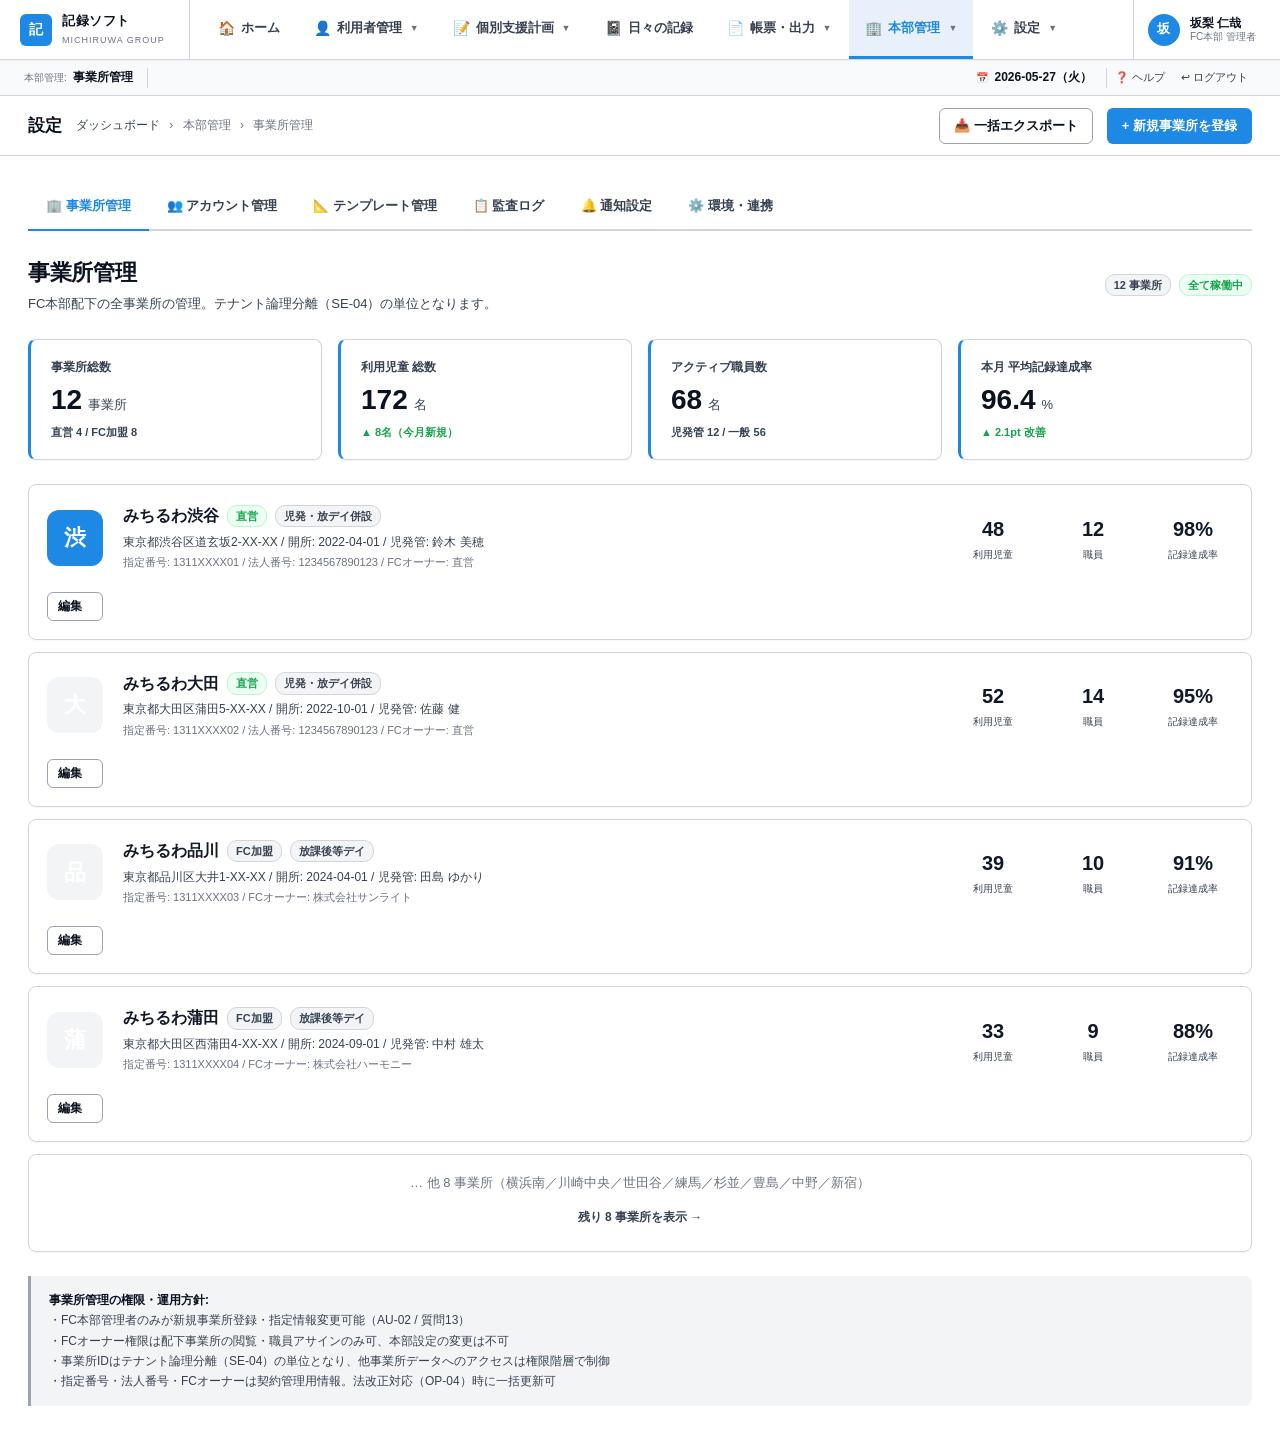
<file: mockups/08_settings_offices.html>
<!DOCTYPE html>
<html lang="ja">
<head>
<meta charset="UTF-8">
<title>設定 - 事業所管理 | 記録ソフト UXモック</title>
<link rel="stylesheet" href="style.css">
<style>
  .settings-nav {
    display: flex;
    gap: 0;
    border-bottom: 2px solid var(--border);
    margin-bottom: 24px;
  }
  .settings-nav a {
    padding: 12px 18px;
    font-size: 13px;
    font-weight: 600;
    color: var(--text-2);
    text-decoration: none;
    border-bottom: 2px solid transparent;
    margin-bottom: -2px;
  }
  .settings-nav a:hover { color: var(--navy); }
  .settings-nav a.active { color: var(--teal); border-bottom-color: var(--teal); }
  .office-card {
    background: var(--surface);
    border: 1px solid var(--border);
    border-radius: var(--radius);
    padding: 18px;
    box-shadow: var(--shadow-sm);
    display: grid;
    grid-template-columns: auto 1fr auto auto auto;
    gap: 20px;
    align-items: center;
  }
  .office-icon {
    width: 56px;
    height: 56px;
    border-radius: 12px;
    background: var(--accent);
    color: #fff;
    display: flex;
    align-items: center;
    justify-content: center;
    font-size: 22px;
    font-weight: 800;
  }
  .office-stat {
    text-align: center;
    min-width: 80px;
  }
  .office-stat .num { font-size: 20px; font-weight: 800; color: var(--navy); }
  .office-stat .label { font-size: 10px; color: var(--text-2); margin-top: 2px; }
</style>
</head>
<body>

<nav class="global-tabs">
  <div class="brand">
    <div class="brand-mark">記</div>
    <div><div class="brand-text">記録ソフト</div><div class="brand-sub">MICHIRUWA GROUP</div></div>
  </div>
  <div class="tab-list">
    <a href="01_dashboard.html" class="tab-item"><span class="icon">🏠</span>ホーム
    </a>
    <a href="06_child_list.html" class="tab-item"><span class="icon">👤</span>利用者管理<span class="caret">▼</span>
      <div class="tab-dropdown">
        <a href="06_child_list.html"><span class="icon">📋</span><span class="label">児童一覧<span class="desc">検索・フィルタ・事業所スコープ</span></span></a>
        <a href="02_child_detail.html"><span class="icon">👤</span><span class="label">児童詳細<span class="desc">アセス／計画／記録／モニタリング集約</span></span></a>
        <a href="05_new_intake.html"><span class="icon">✨</span><span class="label">新規児童 入所時<span class="desc">音声×AI 一気通貫フロー</span></span></a>
      </div>
    </a>
    <a href="04_assessment.html" class="tab-item"><span class="icon">📝</span>個別支援計画<span class="caret">▼</span>
      <div class="tab-dropdown">
        <a href="04_assessment.html"><span class="icon">📋</span><span class="label">アセスメント<span class="desc">5領域 構造化＋差分更新</span></span></a>
        <a href="03_support_plan.html"><span class="icon">📝</span><span class="label">個別支援計画<span class="desc">AI下書き起点・5領域目標</span></span></a>
        <a href="#" class="disabled"><span class="icon">🔔</span><span class="label">モニタリング<span class="desc">（児童詳細タブ内）</span></span></a>
      </div>
    </a>
    <a href="07_daily_record.html" class="tab-item"><span class="icon">📓</span>日々の記録
    </a>
    <a href="#" class="tab-item"><span class="icon">📄</span>帳票・出力<span class="caret">▼</span>
      <div class="tab-dropdown">
        <a href="#" class="disabled"><span class="icon">📄</span><span class="label">アセスメントシート<span class="desc">PDF出力</span></span></a>
        <a href="#" class="disabled"><span class="icon">📝</span><span class="label">個別支援計画書<span class="desc">3バリエーション PDF</span></span></a>
        <a href="#" class="disabled"><span class="icon">📓</span><span class="label">支援記録一覧<span class="desc">Excel / CSV / PDF</span></span></a>
      </div>
    </a>
    <a href="08_settings_offices.html" class="tab-item active"><span class="icon">🏢</span>本部管理<span class="caret">▼</span>
      <div class="tab-dropdown">
        <a href="08_settings_offices.html"><span class="icon">🏢</span><span class="label">事業所管理<span class="desc">12事業所のテナント管理</span></span></a>
        <a href="09_settings_accounts.html"><span class="icon">👥</span><span class="label">アカウント管理<span class="desc">5階層 RBAC + Entra ID 同期</span></span></a>
        <a href="10_settings_templates.html"><span class="icon">📐</span><span class="label">テンプレート管理<span class="desc">本部権限・承認制</span></span></a>
      </div>
    </a>
    <a href="#" class="tab-item"><span class="icon">⚙️</span>設定<span class="caret">▼</span>
      <div class="tab-dropdown">
        <a href="#" class="disabled"><span class="icon">📋</span><span class="label">監査ログ<span class="desc">5年保管・差分付き</span></span></a>
        <a href="#" class="disabled"><span class="icon">🔔</span><span class="label">通知設定<span class="desc">アラート・メール条件</span></span></a>
        <a href="#" class="disabled"><span class="icon">⚙️</span><span class="label">環境・連携<span class="desc">SSO・API・バックアップ</span></span></a>
      </div>
    </a>
  </div>
  <div class="tab-spacer"></div>
  <div class="tab-user">
    <div class="avatar">坂</div>
    <div class="info"><div class="name">坂梨 仁哉</div><div class="role">FC本部 管理者</div></div>
  </div>
</nav>

<div class="tab-context-bar">
  <div class="ctx-item"><span class="label">本部管理:</span><span class="value">事業所管理</span></div>
  <div class="ctx-spacer"></div>
  <div class="ctx-item"><span class="label">📅</span><span class="value">2026-05-27（火）</span></div>
  <a href="#" class="ctx-action">❓ ヘルプ</a>
  <a href="00_login.html" class="ctx-action">↩ ログアウト</a>
</div>

<main class="main">
  <header class="topbar">
    <div class="topbar-left">
      <div class="topbar-title">設定</div>
      <div class="topbar-breadcrumb">
        <a href="01_dashboard.html">ダッシュボード</a> <span class="sep">›</span>
        本部管理 <span class="sep">›</span>
        事業所管理
      </div>
    </div>
    <div class="topbar-right">
      <button class="btn btn-secondary">📥 一括エクスポート</button>
      <button class="btn btn-primary">+ 新規事業所を登録</button>
    </div>
  </header>

  <div class="content">

    <div class="settings-nav">
      <a href="08_settings_offices.html" class="active">🏢 事業所管理</a>
      <a href="09_settings_accounts.html">👥 アカウント管理</a>
      <a href="10_settings_templates.html">📐 テンプレート管理</a>
      <a href="#">📋 監査ログ</a>
      <a href="#">🔔 通知設定</a>
      <a href="#">⚙️ 環境・連携</a>
    </div>

    <div class="page-header">
      <div>
        <div class="page-title">事業所管理</div>
        <div class="page-subtitle">FC本部配下の全事業所の管理。テナント論理分離（SE-04）の単位となります。</div>
      </div>
      <div class="flex gap-2">
        <span class="badge badge-info">12 事業所</span>
        <span class="badge badge-success">全て稼働中</span>
      </div>
    </div>

    <!-- KPI -->
    <div class="kpi-grid">
      <div class="kpi-card info">
        <div class="label">事業所総数</div>
        <div class="value">12<span class="unit">事業所</span></div>
        <div class="delta" style="color:var(--text-2);">直営 4 / FC加盟 8</div>
      </div>
      <div class="kpi-card success">
        <div class="label">利用児童 総数</div>
        <div class="value">172<span class="unit">名</span></div>
        <div class="delta up">▲ 8名（今月新規）</div>
      </div>
      <div class="kpi-card info">
        <div class="label">アクティブ職員数</div>
        <div class="value">68<span class="unit">名</span></div>
        <div class="delta" style="color:var(--text-2);">児発管 12 / 一般 56</div>
      </div>
      <div class="kpi-card warning">
        <div class="label">本月 平均記録達成率</div>
        <div class="value">96.4<span class="unit">%</span></div>
        <div class="delta up">▲ 2.1pt 改善</div>
      </div>
    </div>

    <!-- 事業所カード一覧 -->
    <div class="flex flex-col" style="gap:12px;">

      <div class="office-card">
        <div class="office-icon">渋</div>
        <div>
          <div class="flex items-center gap-2" style="margin-bottom:4px;">
            <h3 style="font-size:16px;font-weight:800;color:var(--navy);">みちるわ渋谷</h3>
            <span class="badge badge-success">直営</span>
            <span class="badge">児発・放デイ併設</span>
          </div>
          <div style="font-size:12px;color:var(--text-2);">
            東京都渋谷区道玄坂2-XX-XX / 開所: 2022-04-01 / 児発管: 鈴木 美穂
          </div>
          <div style="font-size:11px;color:var(--text-3);margin-top:2px;">
            指定番号: 1311XXXX01 / 法人番号: 1234567890123 / FCオーナー: 直営
          </div>
        </div>
        <div class="office-stat"><div class="num">48</div><div class="label">利用児童</div></div>
        <div class="office-stat"><div class="num">12</div><div class="label">職員</div></div>
        <div class="office-stat"><div class="num">98%</div><div class="label">記録達成率</div></div>
        <button class="btn btn-secondary btn-sm">編集</button>
      </div>

      <div class="office-card">
        <div class="office-icon" style="background:var(--memo);">大</div>
        <div>
          <div class="flex items-center gap-2" style="margin-bottom:4px;">
            <h3 style="font-size:16px;font-weight:800;color:var(--navy);">みちるわ大田</h3>
            <span class="badge badge-success">直営</span>
            <span class="badge">児発・放デイ併設</span>
          </div>
          <div style="font-size:12px;color:var(--text-2);">
            東京都大田区蒲田5-XX-XX / 開所: 2022-10-01 / 児発管: 佐藤 健
          </div>
          <div style="font-size:11px;color:var(--text-3);margin-top:2px;">
            指定番号: 1311XXXX02 / 法人番号: 1234567890123 / FCオーナー: 直営
          </div>
        </div>
        <div class="office-stat"><div class="num">52</div><div class="label">利用児童</div></div>
        <div class="office-stat"><div class="num">14</div><div class="label">職員</div></div>
        <div class="office-stat"><div class="num">95%</div><div class="label">記録達成率</div></div>
        <button class="btn btn-secondary btn-sm">編集</button>
      </div>

      <div class="office-card">
        <div class="office-icon" style="background:var(--memo);">品</div>
        <div>
          <div class="flex items-center gap-2" style="margin-bottom:4px;">
            <h3 style="font-size:16px;font-weight:800;color:var(--navy);">みちるわ品川</h3>
            <span class="badge badge-info">FC加盟</span>
            <span class="badge">放課後等デイ</span>
          </div>
          <div style="font-size:12px;color:var(--text-2);">
            東京都品川区大井1-XX-XX / 開所: 2024-04-01 / 児発管: 田島 ゆかり
          </div>
          <div style="font-size:11px;color:var(--text-3);margin-top:2px;">
            指定番号: 1311XXXX03 / FCオーナー: 株式会社サンライト
          </div>
        </div>
        <div class="office-stat"><div class="num">39</div><div class="label">利用児童</div></div>
        <div class="office-stat"><div class="num">10</div><div class="label">職員</div></div>
        <div class="office-stat"><div class="num">91%</div><div class="label">記録達成率</div></div>
        <button class="btn btn-secondary btn-sm">編集</button>
      </div>

      <div class="office-card">
        <div class="office-icon" style="background:var(--memo);">蒲</div>
        <div>
          <div class="flex items-center gap-2" style="margin-bottom:4px;">
            <h3 style="font-size:16px;font-weight:800;color:var(--navy);">みちるわ蒲田</h3>
            <span class="badge badge-info">FC加盟</span>
            <span class="badge">放課後等デイ</span>
          </div>
          <div style="font-size:12px;color:var(--text-2);">
            東京都大田区西蒲田4-XX-XX / 開所: 2024-09-01 / 児発管: 中村 雄太
          </div>
          <div style="font-size:11px;color:var(--text-3);margin-top:2px;">
            指定番号: 1311XXXX04 / FCオーナー: 株式会社ハーモニー
          </div>
        </div>
        <div class="office-stat"><div class="num">33</div><div class="label">利用児童</div></div>
        <div class="office-stat"><div class="num">9</div><div class="label">職員</div></div>
        <div class="office-stat"><div class="num">88%</div><div class="label">記録達成率</div></div>
        <button class="btn btn-secondary btn-sm">編集</button>
      </div>

      <!-- 略 -->
      <div class="card" style="text-align:center;padding:18px;color:var(--text-3);font-size:13px;">
        … 他 8 事業所（横浜南／川崎中央／世田谷／練馬／杉並／豊島／中野／新宿）
        <br>
        <a href="#" class="btn btn-ghost btn-sm" style="margin-top:8px;">残り 8 事業所を表示 →</a>
      </div>
    </div>

    <div class="note-callout">
      <strong>事業所管理の権限・運用方針:</strong><br>
      ・FC本部管理者のみが新規事業所登録・指定情報変更可能（AU-02 / 質問13）<br>
      ・FCオーナー権限は配下事業所の閲覧・職員アサインのみ可、本部設定の変更は不可<br>
      ・事業所IDはテナント論理分離（SE-04）の単位となり、他事業所データへのアクセスは権限階層で制御<br>
      ・指定番号・法人番号・FCオーナーは契約管理用情報。法改正対応（OP-04）時に一括更新可
    </div>

  </div>
</main>
</body>
</html>
</file>
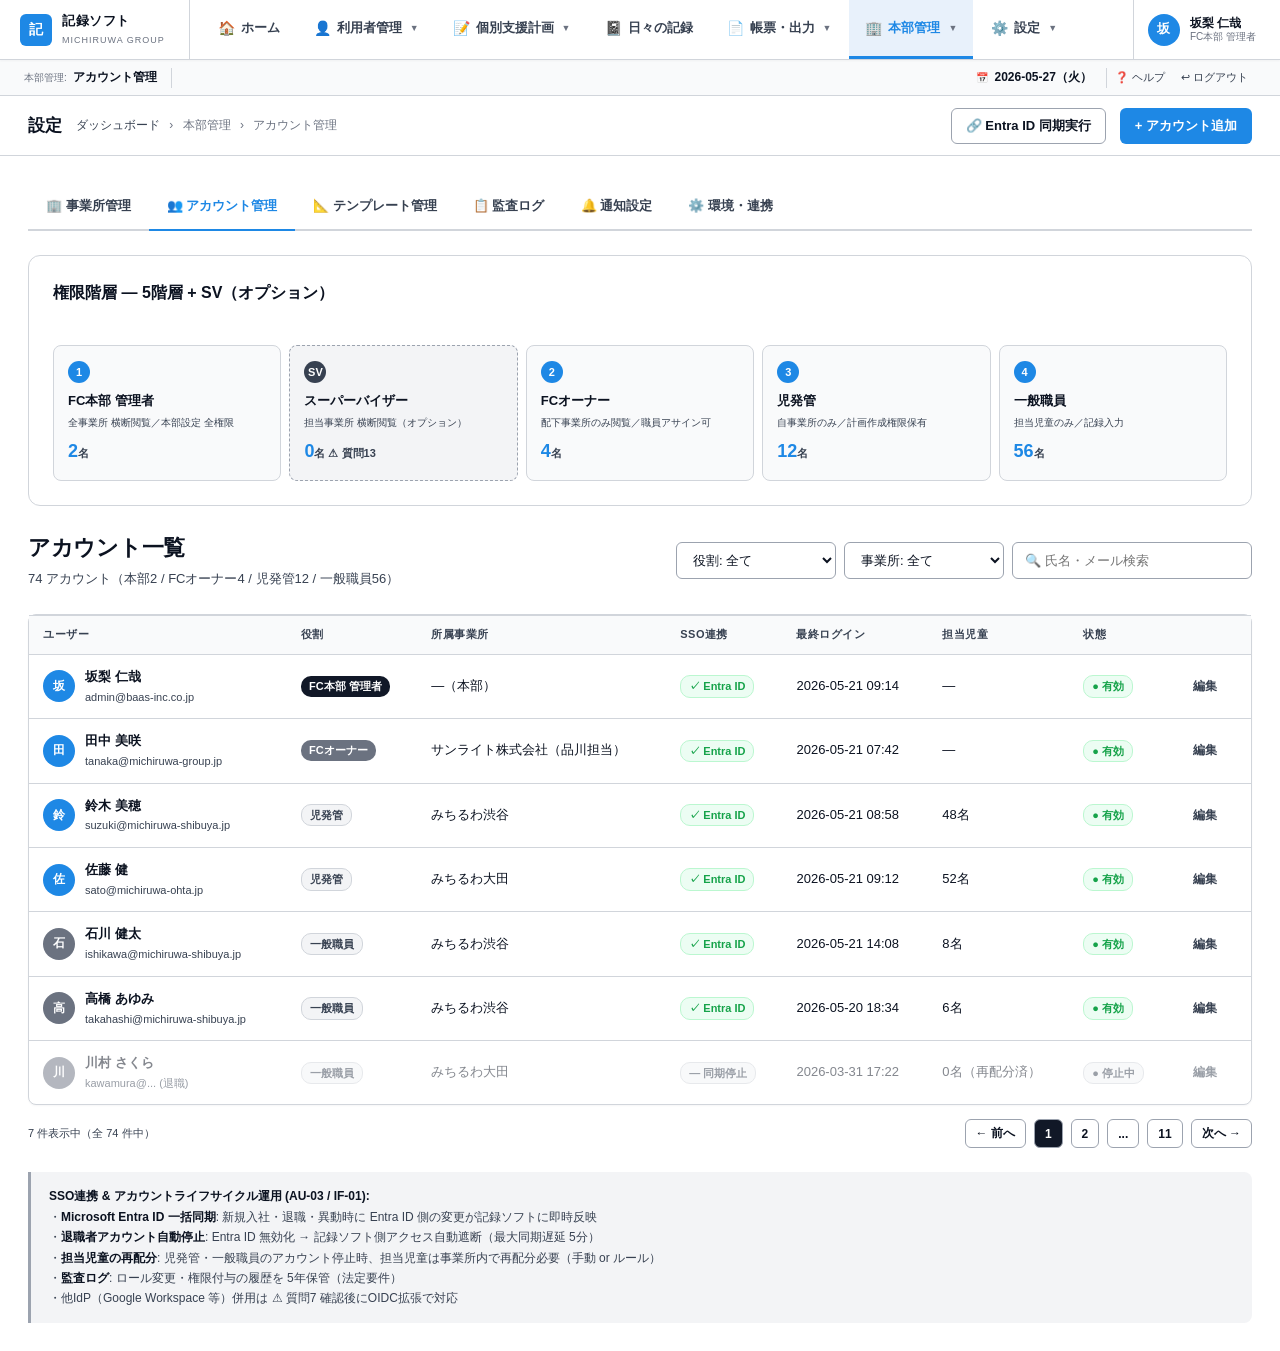
<file: mockups/09_settings_accounts.html>
<!DOCTYPE html>
<html lang="ja">
<head>
<meta charset="UTF-8">
<title>設定 - アカウント管理 | 記録ソフト UXモック</title>
<link rel="stylesheet" href="style.css">
<style>
  .settings-nav {
    display: flex;
    gap: 0;
    border-bottom: 2px solid var(--border);
    margin-bottom: 24px;
  }
  .settings-nav a {
    padding: 12px 18px;
    font-size: 13px;
    font-weight: 600;
    color: var(--text-2);
    text-decoration: none;
    border-bottom: 2px solid transparent;
    margin-bottom: -2px;
  }
  .settings-nav a:hover { color: var(--navy); }
  .settings-nav a.active { color: var(--teal); border-bottom-color: var(--teal); }

  .role-hierarchy {
    background: var(--surface);
    color: var(--text);
    border: 1px solid var(--border);
    border-radius: var(--radius-lg);
    padding: 24px;
    margin-bottom: 24px;
  }
  .role-tree {
    display: grid;
    grid-template-columns: repeat(5, 1fr);
    gap: 8px;
    margin-top: 14px;
  }
  .role-node {
    background: var(--surface-2);
    border: 1px solid var(--border);
    border-radius: 8px;
    padding: 14px;
    position: relative;
  }
  .role-node .role-num {
    display: inline-block;
    width: 22px;
    height: 22px;
    border-radius: 50%;
    background: var(--accent);
    color: #fff;
    font-size: 11px;
    font-weight: 700;
    line-height: 22px;
    text-align: center;
    margin-bottom: 8px;
  }
  .role-node h4 { font-size: 13px; font-weight: 700; color: var(--text); margin-bottom: 4px; }
  .role-node .scope { font-size: 10px; color: var(--text-2); margin-bottom: 6px; }
  .role-node .count { font-size: 18px; font-weight: 800; color: var(--accent); }
  .role-node .count .unit { font-size: 11px; color: var(--text-2); }
  .role-node.sv {
    border-color: var(--border-strong);
    background: var(--memo);
    border-style: dashed;
  }
  .role-node.sv .role-num { background: var(--text-2); }
</style>
</head>
<body>

<nav class="global-tabs">
  <div class="brand">
    <div class="brand-mark">記</div>
    <div><div class="brand-text">記録ソフト</div><div class="brand-sub">MICHIRUWA GROUP</div></div>
  </div>
  <div class="tab-list">
    <a href="01_dashboard.html" class="tab-item"><span class="icon">🏠</span>ホーム
    </a>
    <a href="06_child_list.html" class="tab-item"><span class="icon">👤</span>利用者管理<span class="caret">▼</span>
      <div class="tab-dropdown">
        <a href="06_child_list.html"><span class="icon">📋</span><span class="label">児童一覧<span class="desc">検索・フィルタ・事業所スコープ</span></span></a>
        <a href="02_child_detail.html"><span class="icon">👤</span><span class="label">児童詳細<span class="desc">アセス／計画／記録／モニタリング集約</span></span></a>
        <a href="05_new_intake.html"><span class="icon">✨</span><span class="label">新規児童 入所時<span class="desc">音声×AI 一気通貫フロー</span></span></a>
      </div>
    </a>
    <a href="04_assessment.html" class="tab-item"><span class="icon">📝</span>個別支援計画<span class="caret">▼</span>
      <div class="tab-dropdown">
        <a href="04_assessment.html"><span class="icon">📋</span><span class="label">アセスメント<span class="desc">5領域 構造化＋差分更新</span></span></a>
        <a href="03_support_plan.html"><span class="icon">📝</span><span class="label">個別支援計画<span class="desc">AI下書き起点・5領域目標</span></span></a>
        <a href="#" class="disabled"><span class="icon">🔔</span><span class="label">モニタリング<span class="desc">（児童詳細タブ内）</span></span></a>
      </div>
    </a>
    <a href="07_daily_record.html" class="tab-item"><span class="icon">📓</span>日々の記録
    </a>
    <a href="#" class="tab-item"><span class="icon">📄</span>帳票・出力<span class="caret">▼</span>
      <div class="tab-dropdown">
        <a href="#" class="disabled"><span class="icon">📄</span><span class="label">アセスメントシート<span class="desc">PDF出力</span></span></a>
        <a href="#" class="disabled"><span class="icon">📝</span><span class="label">個別支援計画書<span class="desc">3バリエーション PDF</span></span></a>
        <a href="#" class="disabled"><span class="icon">📓</span><span class="label">支援記録一覧<span class="desc">Excel / CSV / PDF</span></span></a>
      </div>
    </a>
    <a href="08_settings_offices.html" class="tab-item active"><span class="icon">🏢</span>本部管理<span class="caret">▼</span>
      <div class="tab-dropdown">
        <a href="08_settings_offices.html"><span class="icon">🏢</span><span class="label">事業所管理<span class="desc">12事業所のテナント管理</span></span></a>
        <a href="09_settings_accounts.html"><span class="icon">👥</span><span class="label">アカウント管理<span class="desc">5階層 RBAC + Entra ID 同期</span></span></a>
        <a href="10_settings_templates.html"><span class="icon">📐</span><span class="label">テンプレート管理<span class="desc">本部権限・承認制</span></span></a>
      </div>
    </a>
    <a href="#" class="tab-item"><span class="icon">⚙️</span>設定<span class="caret">▼</span>
      <div class="tab-dropdown">
        <a href="#" class="disabled"><span class="icon">📋</span><span class="label">監査ログ<span class="desc">5年保管・差分付き</span></span></a>
        <a href="#" class="disabled"><span class="icon">🔔</span><span class="label">通知設定<span class="desc">アラート・メール条件</span></span></a>
        <a href="#" class="disabled"><span class="icon">⚙️</span><span class="label">環境・連携<span class="desc">SSO・API・バックアップ</span></span></a>
      </div>
    </a>
  </div>
  <div class="tab-spacer"></div>
  <div class="tab-user">
    <div class="avatar">坂</div>
    <div class="info"><div class="name">坂梨 仁哉</div><div class="role">FC本部 管理者</div></div>
  </div>
</nav>

<div class="tab-context-bar">
  <div class="ctx-item"><span class="label">本部管理:</span><span class="value">アカウント管理</span></div>
  <div class="ctx-spacer"></div>
  <div class="ctx-item"><span class="label">📅</span><span class="value">2026-05-27（火）</span></div>
  <a href="#" class="ctx-action">❓ ヘルプ</a>
  <a href="00_login.html" class="ctx-action">↩ ログアウト</a>
</div>

<main class="main">
  <header class="topbar">
    <div class="topbar-left">
      <div class="topbar-title">設定</div>
      <div class="topbar-breadcrumb">
        <a href="01_dashboard.html">ダッシュボード</a> <span class="sep">›</span>
        本部管理 <span class="sep">›</span>
        アカウント管理
      </div>
    </div>
    <div class="topbar-right">
      <button class="btn btn-secondary">🔗 Entra ID 同期実行</button>
      <button class="btn btn-primary">+ アカウント追加</button>
    </div>
  </header>

  <div class="content">

    <div class="settings-nav">
      <a href="08_settings_offices.html">🏢 事業所管理</a>
      <a href="09_settings_accounts.html" class="active">👥 アカウント管理</a>
      <a href="10_settings_templates.html">📐 テンプレート管理</a>
      <a href="#">📋 監査ログ</a>
      <a href="#">🔔 通知設定</a>
      <a href="#">⚙️ 環境・連携</a>
    </div>

    <!-- 権限階層 可視化 -->
    <div class="role-hierarchy">
      <h3 style="font-size:16px;font-weight:800;margin-bottom:6px;">権限階層 — 5階層 + SV（オプション）</h3>
      <p style="font-size:12px;color:rgba(255,255,255,0.7);margin-bottom:6px;">
        FC本部運用を想定した 5階層 RBAC モデル（AU-01 / AU-02 / SE-04）。SV ロールは ⚠ 質問13 で要否確認後に正式採用。
      </p>
      <div class="role-tree">
        <div class="role-node">
          <span class="role-num">1</span>
          <h4>FC本部 管理者</h4>
          <div class="scope">全事業所 横断閲覧／本部設定 全権限</div>
          <div class="count">2<span class="unit">名</span></div>
        </div>
        <div class="role-node sv">
          <span class="role-num">SV</span>
          <h4>スーパーバイザー</h4>
          <div class="scope">担当事業所 横断閲覧（オプション）</div>
          <div class="count">0<span class="unit">名 ⚠ 質問13</span></div>
        </div>
        <div class="role-node">
          <span class="role-num">2</span>
          <h4>FCオーナー</h4>
          <div class="scope">配下事業所のみ閲覧／職員アサイン可</div>
          <div class="count">4<span class="unit">名</span></div>
        </div>
        <div class="role-node">
          <span class="role-num">3</span>
          <h4>児発管</h4>
          <div class="scope">自事業所のみ／計画作成権限保有</div>
          <div class="count">12<span class="unit">名</span></div>
        </div>
        <div class="role-node">
          <span class="role-num">4</span>
          <h4>一般職員</h4>
          <div class="scope">担当児童のみ／記録入力</div>
          <div class="count">56<span class="unit">名</span></div>
        </div>
      </div>
    </div>

    <!-- アカウント一覧 -->
    <div class="page-header">
      <div>
        <div class="page-title">アカウント一覧</div>
        <div class="page-subtitle">74 アカウント（本部2 / FCオーナー4 / 児発管12 / 一般職員56）</div>
      </div>
      <div class="flex gap-2">
        <select class="form-select" style="width:160px;">
          <option>役割: 全て</option>
          <option>FC本部 管理者</option>
          <option>FCオーナー</option>
          <option>児発管</option>
          <option>一般職員</option>
        </select>
        <select class="form-select" style="width:160px;">
          <option>事業所: 全て</option>
          <option>みちるわ渋谷</option>
          <option>みちるわ大田</option>
        </select>
        <input class="form-input" placeholder="🔍 氏名・メール検索" style="width:240px;">
      </div>
    </div>

    <div class="card no-pad">
      <table class="table">
        <thead>
          <tr>
            <th>ユーザー</th>
            <th>役割</th>
            <th>所属事業所</th>
            <th>SSO連携</th>
            <th>最終ログイン</th>
            <th>担当児童</th>
            <th>状態</th>
            <th></th>
          </tr>
        </thead>
        <tbody>
          <tr>
            <td>
              <div class="child-cell">
                <div class="child-avatar">坂</div>
                <div class="info"><div class="name">坂梨 仁哉</div><div class="meta">admin@baas-inc.co.jp</div></div>
              </div>
            </td>
            <td><span class="badge" style="background:var(--navy);color:#fff;border:none;">FC本部 管理者</span></td>
            <td>—（本部）</td>
            <td><span class="badge badge-success">✓ Entra ID</span></td>
            <td>2026-05-21 09:14</td>
            <td>—</td>
            <td><span class="badge badge-success">●  有効</span></td>
            <td><button class="btn btn-ghost btn-sm">編集</button></td>
          </tr>
          <tr>
            <td>
              <div class="child-cell">
                <div class="child-avatar warm">田</div>
                <div class="info"><div class="name">田中 美咲</div><div class="meta">tanaka@michiruwa-group.jp</div></div>
              </div>
            </td>
            <td><span class="badge" style="background:var(--text-3);color:#fff;border:none;">FCオーナー</span></td>
            <td>サンライト株式会社（品川担当）</td>
            <td><span class="badge badge-success">✓ Entra ID</span></td>
            <td>2026-05-21 07:42</td>
            <td>—</td>
            <td><span class="badge badge-success">● 有効</span></td>
            <td><button class="btn btn-ghost btn-sm">編集</button></td>
          </tr>
          <tr>
            <td>
              <div class="child-cell">
                <div class="child-avatar" style="background:var(--teal);">鈴</div>
                <div class="info"><div class="name">鈴木 美穂</div><div class="meta">suzuki@michiruwa-shibuya.jp</div></div>
              </div>
            </td>
            <td><span class="badge badge-teal">児発管</span></td>
            <td>みちるわ渋谷</td>
            <td><span class="badge badge-success">✓ Entra ID</span></td>
            <td>2026-05-21 08:58</td>
            <td>48名</td>
            <td><span class="badge badge-success">● 有効</span></td>
            <td><button class="btn btn-ghost btn-sm">編集</button></td>
          </tr>
          <tr>
            <td>
              <div class="child-cell">
                <div class="child-avatar" style="background:var(--teal);">佐</div>
                <div class="info"><div class="name">佐藤 健</div><div class="meta">sato@michiruwa-ohta.jp</div></div>
              </div>
            </td>
            <td><span class="badge badge-teal">児発管</span></td>
            <td>みちるわ大田</td>
            <td><span class="badge badge-success">✓ Entra ID</span></td>
            <td>2026-05-21 09:12</td>
            <td>52名</td>
            <td><span class="badge badge-success">● 有効</span></td>
            <td><button class="btn btn-ghost btn-sm">編集</button></td>
          </tr>
          <tr>
            <td>
              <div class="child-cell">
                <div class="child-avatar" style="background:var(--text-3);">石</div>
                <div class="info"><div class="name">石川 健太</div><div class="meta">ishikawa@michiruwa-shibuya.jp</div></div>
              </div>
            </td>
            <td><span class="badge">一般職員</span></td>
            <td>みちるわ渋谷</td>
            <td><span class="badge badge-success">✓ Entra ID</span></td>
            <td>2026-05-21 14:08</td>
            <td>8名</td>
            <td><span class="badge badge-success">● 有効</span></td>
            <td><button class="btn btn-ghost btn-sm">編集</button></td>
          </tr>
          <tr>
            <td>
              <div class="child-cell">
                <div class="child-avatar" style="background:var(--text-3);">高</div>
                <div class="info"><div class="name">高橋 あゆみ</div><div class="meta">takahashi@michiruwa-shibuya.jp</div></div>
              </div>
            </td>
            <td><span class="badge">一般職員</span></td>
            <td>みちるわ渋谷</td>
            <td><span class="badge badge-success">✓ Entra ID</span></td>
            <td>2026-05-20 18:34</td>
            <td>6名</td>
            <td><span class="badge badge-success">● 有効</span></td>
            <td><button class="btn btn-ghost btn-sm">編集</button></td>
          </tr>
          <tr style="opacity:0.5;">
            <td>
              <div class="child-cell">
                <div class="child-avatar" style="background:var(--text-3);">川</div>
                <div class="info"><div class="name">川村 さくら</div><div class="meta">kawamura@... (退職)</div></div>
              </div>
            </td>
            <td><span class="badge">一般職員</span></td>
            <td>みちるわ大田</td>
            <td><span class="badge">— 同期停止</span></td>
            <td>2026-03-31 17:22</td>
            <td>0名（再配分済）</td>
            <td><span class="badge badge-danger">● 停止中</span></td>
            <td><button class="btn btn-ghost btn-sm">編集</button></td>
          </tr>
        </tbody>
      </table>
    </div>

    <div class="flex justify-between items-center" style="margin-top:14px;">
      <span class="text-xs text-muted">7 件表示中（全 74 件中）</span>
      <div class="flex gap-2">
        <button class="btn btn-secondary btn-sm">← 前へ</button>
        <button class="btn btn-secondary btn-sm" style="background:var(--navy);color:#fff;">1</button>
        <button class="btn btn-secondary btn-sm">2</button>
        <button class="btn btn-secondary btn-sm">...</button>
        <button class="btn btn-secondary btn-sm">11</button>
        <button class="btn btn-secondary btn-sm">次へ →</button>
      </div>
    </div>

    <div class="note-callout">
      <strong>SSO連携 & アカウントライフサイクル運用 (AU-03 / IF-01):</strong><br>
      ・<strong>Microsoft Entra ID 一括同期</strong>: 新規入社・退職・異動時に Entra ID 側の変更が記録ソフトに即時反映<br>
      ・<strong>退職者アカウント自動停止</strong>: Entra ID 無効化 → 記録ソフト側アクセス自動遮断（最大同期遅延 5分）<br>
      ・<strong>担当児童の再配分</strong>: 児発管・一般職員のアカウント停止時、担当児童は事業所内で再配分必要（手動 or ルール）<br>
      ・<strong>監査ログ</strong>: ロール変更・権限付与の履歴を 5年保管（法定要件）<br>
      ・他IdP（Google Workspace 等）併用は ⚠ 質問7 確認後にOIDC拡張で対応
    </div>

  </div>
</main>
</body>
</html>
</file>
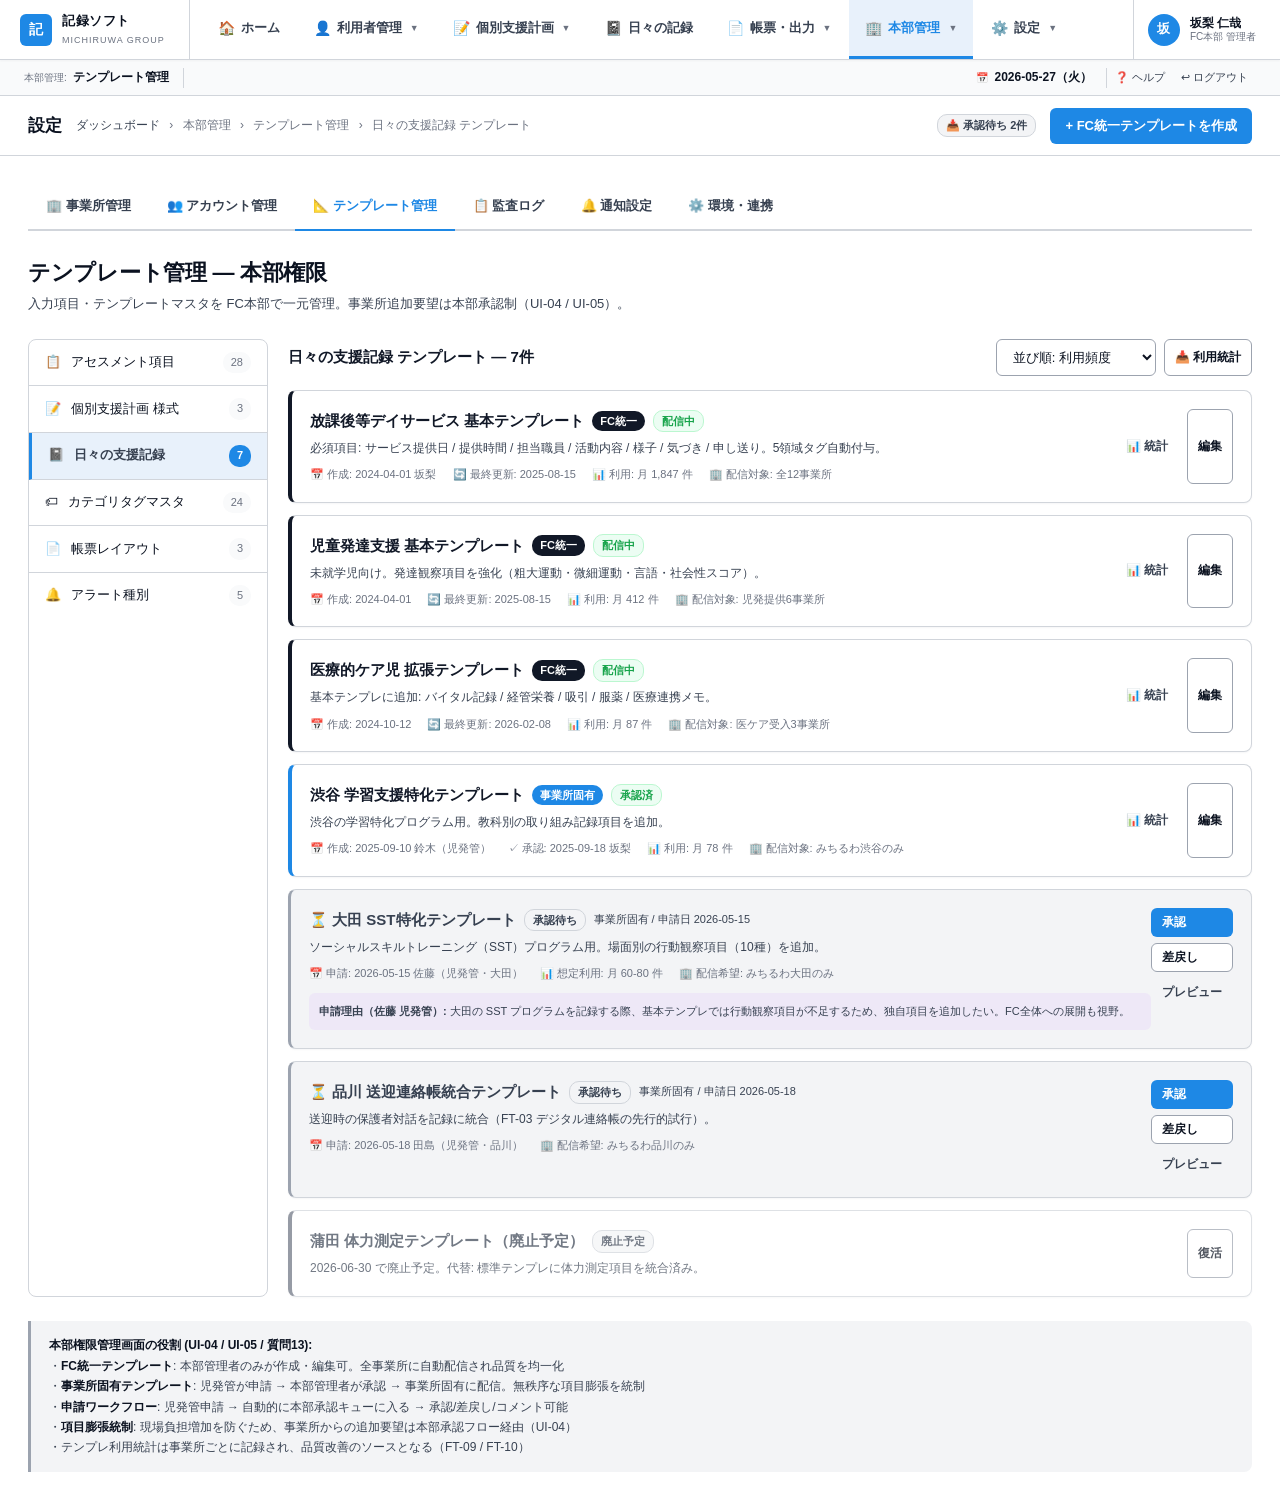
<file: mockups/10_settings_templates.html>
<!DOCTYPE html>
<html lang="ja">
<head>
<meta charset="UTF-8">
<title>設定 - テンプレート管理 | 記録ソフト UXモック</title>
<link rel="stylesheet" href="style.css">
<style>
  .settings-nav {
    display: flex;
    gap: 0;
    border-bottom: 2px solid var(--border);
    margin-bottom: 24px;
  }
  .settings-nav a {
    padding: 12px 18px;
    font-size: 13px;
    font-weight: 600;
    color: var(--text-2);
    text-decoration: none;
    border-bottom: 2px solid transparent;
    margin-bottom: -2px;
  }
  .settings-nav a:hover { color: var(--navy); }
  .settings-nav a.active { color: var(--teal); border-bottom-color: var(--teal); }

  .tpl-categories {
    display: grid;
    grid-template-columns: 240px 1fr;
    gap: 20px;
  }
  .tpl-category {
    background: var(--surface);
    border: 1px solid var(--border);
    border-radius: var(--radius);
    padding: 0;
    overflow: hidden;
  }
  .tpl-cat-item {
    padding: 12px 16px;
    border-bottom: 1px solid var(--border);
    cursor: pointer;
    display: flex;
    align-items: center;
    gap: 10px;
    font-size: 13px;
    color: var(--text);
  }
  .tpl-cat-item:last-child { border-bottom: none; }
  .tpl-cat-item:hover { background: var(--surface-2); }
  .tpl-cat-item.active { background: var(--teal-soft); border-left: 3px solid var(--teal); color:var(--text-2); font-weight: 600; }
  .tpl-cat-item .count {
    margin-left: auto;
    font-size: 11px;
    color: var(--text-3);
    background: var(--surface-2);
    padding: 2px 8px;
    border-radius: 10px;
  }
  .tpl-cat-item.active .count { background: var(--teal); color: #fff; }

  .tpl-card {
    background: var(--surface);
    border: 1px solid var(--border);
    border-radius: var(--radius);
    padding: 18px;
    box-shadow: var(--shadow-sm);
  }
  .tpl-card.fc { border-left: 4px solid var(--navy); }
  .tpl-card.office { border-left: 4px solid var(--warm); }
  .tpl-card.pending { border-left:3px solid var(--border-strong); background:var(--memo); }
</style>
</head>
<body>

<nav class="global-tabs">
  <div class="brand">
    <div class="brand-mark">記</div>
    <div><div class="brand-text">記録ソフト</div><div class="brand-sub">MICHIRUWA GROUP</div></div>
  </div>
  <div class="tab-list">
    <a href="01_dashboard.html" class="tab-item"><span class="icon">🏠</span>ホーム
    </a>
    <a href="06_child_list.html" class="tab-item"><span class="icon">👤</span>利用者管理<span class="caret">▼</span>
      <div class="tab-dropdown">
        <a href="06_child_list.html"><span class="icon">📋</span><span class="label">児童一覧<span class="desc">検索・フィルタ・事業所スコープ</span></span></a>
        <a href="02_child_detail.html"><span class="icon">👤</span><span class="label">児童詳細<span class="desc">アセス／計画／記録／モニタリング集約</span></span></a>
        <a href="05_new_intake.html"><span class="icon">✨</span><span class="label">新規児童 入所時<span class="desc">音声×AI 一気通貫フロー</span></span></a>
      </div>
    </a>
    <a href="04_assessment.html" class="tab-item"><span class="icon">📝</span>個別支援計画<span class="caret">▼</span>
      <div class="tab-dropdown">
        <a href="04_assessment.html"><span class="icon">📋</span><span class="label">アセスメント<span class="desc">5領域 構造化＋差分更新</span></span></a>
        <a href="03_support_plan.html"><span class="icon">📝</span><span class="label">個別支援計画<span class="desc">AI下書き起点・5領域目標</span></span></a>
        <a href="#" class="disabled"><span class="icon">🔔</span><span class="label">モニタリング<span class="desc">（児童詳細タブ内）</span></span></a>
      </div>
    </a>
    <a href="07_daily_record.html" class="tab-item"><span class="icon">📓</span>日々の記録
    </a>
    <a href="#" class="tab-item"><span class="icon">📄</span>帳票・出力<span class="caret">▼</span>
      <div class="tab-dropdown">
        <a href="#" class="disabled"><span class="icon">📄</span><span class="label">アセスメントシート<span class="desc">PDF出力</span></span></a>
        <a href="#" class="disabled"><span class="icon">📝</span><span class="label">個別支援計画書<span class="desc">3バリエーション PDF</span></span></a>
        <a href="#" class="disabled"><span class="icon">📓</span><span class="label">支援記録一覧<span class="desc">Excel / CSV / PDF</span></span></a>
      </div>
    </a>
    <a href="08_settings_offices.html" class="tab-item active"><span class="icon">🏢</span>本部管理<span class="caret">▼</span>
      <div class="tab-dropdown">
        <a href="08_settings_offices.html"><span class="icon">🏢</span><span class="label">事業所管理<span class="desc">12事業所のテナント管理</span></span></a>
        <a href="09_settings_accounts.html"><span class="icon">👥</span><span class="label">アカウント管理<span class="desc">5階層 RBAC + Entra ID 同期</span></span></a>
        <a href="10_settings_templates.html"><span class="icon">📐</span><span class="label">テンプレート管理<span class="desc">本部権限・承認制</span></span></a>
      </div>
    </a>
    <a href="#" class="tab-item"><span class="icon">⚙️</span>設定<span class="caret">▼</span>
      <div class="tab-dropdown">
        <a href="#" class="disabled"><span class="icon">📋</span><span class="label">監査ログ<span class="desc">5年保管・差分付き</span></span></a>
        <a href="#" class="disabled"><span class="icon">🔔</span><span class="label">通知設定<span class="desc">アラート・メール条件</span></span></a>
        <a href="#" class="disabled"><span class="icon">⚙️</span><span class="label">環境・連携<span class="desc">SSO・API・バックアップ</span></span></a>
      </div>
    </a>
  </div>
  <div class="tab-spacer"></div>
  <div class="tab-user">
    <div class="avatar">坂</div>
    <div class="info"><div class="name">坂梨 仁哉</div><div class="role">FC本部 管理者</div></div>
  </div>
</nav>

<div class="tab-context-bar">
  <div class="ctx-item"><span class="label">本部管理:</span><span class="value">テンプレート管理</span></div>
  <div class="ctx-spacer"></div>
  <div class="ctx-item"><span class="label">📅</span><span class="value">2026-05-27（火）</span></div>
  <a href="#" class="ctx-action">❓ ヘルプ</a>
  <a href="00_login.html" class="ctx-action">↩ ログアウト</a>
</div>

<main class="main">
  <header class="topbar">
    <div class="topbar-left">
      <div class="topbar-title">設定</div>
      <div class="topbar-breadcrumb">
        <a href="01_dashboard.html">ダッシュボード</a> <span class="sep">›</span>
        本部管理 <span class="sep">›</span>
        テンプレート管理 <span class="sep">›</span>
        日々の支援記録 テンプレート
      </div>
    </div>
    <div class="topbar-right">
      <span class="badge badge-warning">📥 承認待ち 2件</span>
      <button class="btn btn-primary">+ FC統一テンプレートを作成</button>
    </div>
  </header>

  <div class="content">

    <div class="settings-nav">
      <a href="08_settings_offices.html">🏢 事業所管理</a>
      <a href="09_settings_accounts.html">👥 アカウント管理</a>
      <a href="10_settings_templates.html" class="active">📐 テンプレート管理</a>
      <a href="#">📋 監査ログ</a>
      <a href="#">🔔 通知設定</a>
      <a href="#">⚙️ 環境・連携</a>
    </div>

    <div class="page-header">
      <div>
        <div class="page-title">テンプレート管理 — 本部権限</div>
        <div class="page-subtitle">入力項目・テンプレートマスタを FC本部で一元管理。事業所追加要望は本部承認制（UI-04 / UI-05）。</div>
      </div>
    </div>

    <div class="tpl-categories">
      <!-- 左: カテゴリ -->
      <div class="tpl-category">
        <div class="tpl-cat-item">
          📋 <span>アセスメント項目</span>
          <span class="count">28</span>
        </div>
        <div class="tpl-cat-item">
          📝 <span>個別支援計画 様式</span>
          <span class="count">3</span>
        </div>
        <div class="tpl-cat-item active">
          📓 <span>日々の支援記録</span>
          <span class="count">7</span>
        </div>
        <div class="tpl-cat-item">
          🏷 <span>カテゴリタグマスタ</span>
          <span class="count">24</span>
        </div>
        <div class="tpl-cat-item">
          📄 <span>帳票レイアウト</span>
          <span class="count">3</span>
        </div>
        <div class="tpl-cat-item">
          🔔 <span>アラート種別</span>
          <span class="count">5</span>
        </div>
      </div>

      <!-- 右: テンプレート一覧 -->
      <div>
        <div class="flex justify-between items-center" style="margin-bottom:14px;">
          <h3 style="font-size:15px;font-weight:800;color:var(--navy);">日々の支援記録 テンプレート — 7件</h3>
          <div class="flex gap-2">
            <select class="form-select" style="width:160px;">
              <option>並び順: 利用頻度</option>
              <option>並び順: 作成日</option>
            </select>
            <button class="btn btn-secondary btn-sm">📥 利用統計</button>
          </div>
        </div>

        <div class="flex flex-col" style="gap:12px;">

          <!-- FC統一テンプレ -->
          <div class="tpl-card fc">
            <div class="flex justify-between items-start">
              <div style="flex:1;">
                <div class="flex items-center gap-2" style="margin-bottom:6px;">
                  <h4 style="font-size:15px;font-weight:700;color:var(--navy);">放課後等デイサービス 基本テンプレート</h4>
                  <span class="badge" style="background:var(--navy);color:#fff;border:none;">FC統一</span>
                  <span class="badge badge-success">配信中</span>
                </div>
                <p class="text-sm text-muted" style="margin-bottom:8px;">必須項目: サービス提供日 / 提供時間 / 担当職員 / 活動内容 / 様子 / 気づき / 申し送り。5領域タグ自動付与。</p>
                <div class="flex gap-4" style="font-size:11px;color:var(--text-3);">
                  <span>📅 作成: 2024-04-01 坂梨</span>
                  <span>🔄 最終更新: 2025-08-15</span>
                  <span>📊 利用: 月 1,847 件</span>
                  <span>🏢 配信対象: 全12事業所</span>
                </div>
              </div>
              <div class="flex gap-2">
                <button class="btn btn-ghost btn-sm">📊 統計</button>
                <button class="btn btn-secondary btn-sm">編集</button>
              </div>
            </div>
          </div>

          <div class="tpl-card fc">
            <div class="flex justify-between items-start">
              <div style="flex:1;">
                <div class="flex items-center gap-2" style="margin-bottom:6px;">
                  <h4 style="font-size:15px;font-weight:700;color:var(--navy);">児童発達支援 基本テンプレート</h4>
                  <span class="badge" style="background:var(--navy);color:#fff;border:none;">FC統一</span>
                  <span class="badge badge-success">配信中</span>
                </div>
                <p class="text-sm text-muted" style="margin-bottom:8px;">未就学児向け。発達観察項目を強化（粗大運動・微細運動・言語・社会性スコア）。</p>
                <div class="flex gap-4" style="font-size:11px;color:var(--text-3);">
                  <span>📅 作成: 2024-04-01</span>
                  <span>🔄 最終更新: 2025-08-15</span>
                  <span>📊 利用: 月 412 件</span>
                  <span>🏢 配信対象: 児発提供6事業所</span>
                </div>
              </div>
              <div class="flex gap-2">
                <button class="btn btn-ghost btn-sm">📊 統計</button>
                <button class="btn btn-secondary btn-sm">編集</button>
              </div>
            </div>
          </div>

          <div class="tpl-card fc">
            <div class="flex justify-between items-start">
              <div style="flex:1;">
                <div class="flex items-center gap-2" style="margin-bottom:6px;">
                  <h4 style="font-size:15px;font-weight:700;color:var(--navy);">医療的ケア児 拡張テンプレート</h4>
                  <span class="badge" style="background:var(--navy);color:#fff;border:none;">FC統一</span>
                  <span class="badge badge-success">配信中</span>
                </div>
                <p class="text-sm text-muted" style="margin-bottom:8px;">基本テンプレに追加: バイタル記録 / 経管栄養 / 吸引 / 服薬 / 医療連携メモ。</p>
                <div class="flex gap-4" style="font-size:11px;color:var(--text-3);">
                  <span>📅 作成: 2024-10-12</span>
                  <span>🔄 最終更新: 2026-02-08</span>
                  <span>📊 利用: 月 87 件</span>
                  <span>🏢 配信対象: 医ケア受入3事業所</span>
                </div>
              </div>
              <div class="flex gap-2">
                <button class="btn btn-ghost btn-sm">📊 統計</button>
                <button class="btn btn-secondary btn-sm">編集</button>
              </div>
            </div>
          </div>

          <!-- 事業所固有テンプレ -->
          <div class="tpl-card office">
            <div class="flex justify-between items-start">
              <div style="flex:1;">
                <div class="flex items-center gap-2" style="margin-bottom:6px;">
                  <h4 style="font-size:15px;font-weight:700;color:var(--navy);">渋谷 学習支援特化テンプレート</h4>
                  <span class="badge" style="background:var(--warm);color:#fff;border:none;">事業所固有</span>
                  <span class="badge badge-success">承認済</span>
                </div>
                <p class="text-sm text-muted" style="margin-bottom:8px;">渋谷の学習特化プログラム用。教科別の取り組み記録項目を追加。</p>
                <div class="flex gap-4" style="font-size:11px;color:var(--text-3);">
                  <span>📅 作成: 2025-09-10 鈴木（児発管）</span>
                  <span>✓ 承認: 2025-09-18 坂梨</span>
                  <span>📊 利用: 月 78 件</span>
                  <span>🏢 配信対象: みちるわ渋谷のみ</span>
                </div>
              </div>
              <div class="flex gap-2">
                <button class="btn btn-ghost btn-sm">📊 統計</button>
                <button class="btn btn-secondary btn-sm">編集</button>
              </div>
            </div>
          </div>

          <!-- 承認待ちテンプレ -->
          <div class="tpl-card pending">
            <div class="flex justify-between items-start">
              <div style="flex:1;">
                <div class="flex items-center gap-2" style="margin-bottom:6px;">
                  <h4 style="font-size:15px;font-weight:700;color:var(--text-2);">⏳ 大田 SST特化テンプレート</h4>
                  <span class="badge badge-future">承認待ち</span>
                  <span class="text-xs text-muted">事業所固有 / 申請日 2026-05-15</span>
                </div>
                <p class="text-sm text-muted" style="margin-bottom:8px;">ソーシャルスキルトレーニング（SST）プログラム用。場面別の行動観察項目（10種）を追加。</p>
                <div class="flex gap-4" style="font-size:11px;color:var(--text-3);">
                  <span>📅 申請: 2026-05-15 佐藤（児発管・大田）</span>
                  <span>📊 想定利用: 月 60-80 件</span>
                  <span>🏢 配信希望: みちるわ大田のみ</span>
                </div>
                <div style="margin-top:10px;padding:10px;background:rgba(192,132,252,0.1);border-radius:6px;font-size:11px;color:var(--text-2);">
                  <strong>申請理由（佐藤 児発管）:</strong> 大田の SST プログラムを記録する際、基本テンプレでは行動観察項目が不足するため、独自項目を追加したい。FC全体への展開も視野。
                </div>
              </div>
              <div class="flex flex-col" style="gap:6px;">
                <button class="btn btn-warm btn-sm">承認</button>
                <button class="btn btn-secondary btn-sm">差戻し</button>
                <button class="btn btn-ghost btn-sm">プレビュー</button>
              </div>
            </div>
          </div>

          <div class="tpl-card pending">
            <div class="flex justify-between items-start">
              <div style="flex:1;">
                <div class="flex items-center gap-2" style="margin-bottom:6px;">
                  <h4 style="font-size:15px;font-weight:700;color:var(--text-2);">⏳ 品川 送迎連絡帳統合テンプレート</h4>
                  <span class="badge badge-future">承認待ち</span>
                  <span class="text-xs text-muted">事業所固有 / 申請日 2026-05-18</span>
                </div>
                <p class="text-sm text-muted" style="margin-bottom:8px;">送迎時の保護者対話を記録に統合（FT-03 デジタル連絡帳の先行的試行）。</p>
                <div class="flex gap-4" style="font-size:11px;color:var(--text-3);">
                  <span>📅 申請: 2026-05-18 田島（児発管・品川）</span>
                  <span>🏢 配信希望: みちるわ品川のみ</span>
                </div>
              </div>
              <div class="flex flex-col" style="gap:6px;">
                <button class="btn btn-warm btn-sm">承認</button>
                <button class="btn btn-secondary btn-sm">差戻し</button>
                <button class="btn btn-ghost btn-sm">プレビュー</button>
              </div>
            </div>
          </div>

          <div class="tpl-card" style="border-left:4px solid var(--text-3);opacity:0.7;">
            <div class="flex justify-between items-start">
              <div style="flex:1;">
                <div class="flex items-center gap-2" style="margin-bottom:6px;">
                  <h4 style="font-size:15px;font-weight:700;color:var(--text-2);">蒲田 体力測定テンプレート（廃止予定）</h4>
                  <span class="badge">廃止予定</span>
                </div>
                <p class="text-sm text-muted">2026-06-30 で廃止予定。代替: 標準テンプレに体力測定項目を統合済み。</p>
              </div>
              <button class="btn btn-secondary btn-sm">復活</button>
            </div>
          </div>
        </div>
      </div>
    </div>

    <div class="note-callout">
      <strong>本部権限管理画面の役割 (UI-04 / UI-05 / 質問13):</strong><br>
      ・<strong>FC統一テンプレート</strong>: 本部管理者のみが作成・編集可。全事業所に自動配信され品質を均一化<br>
      ・<strong>事業所固有テンプレート</strong>: 児発管が申請 → 本部管理者が承認 → 事業所固有に配信。無秩序な項目膨張を統制<br>
      ・<strong>申請ワークフロー</strong>: 児発管申請 → 自動的に本部承認キューに入る → 承認/差戻し/コメント可能<br>
      ・<strong>項目膨張統制</strong>: 現場負担増加を防ぐため、事業所からの追加要望は本部承認フロー経由（UI-04）<br>
      ・テンプレ利用統計は事業所ごとに記録され、品質改善のソースとなる（FT-09 / FT-10）
    </div>

  </div>
</main>
</body>
</html>
</file>
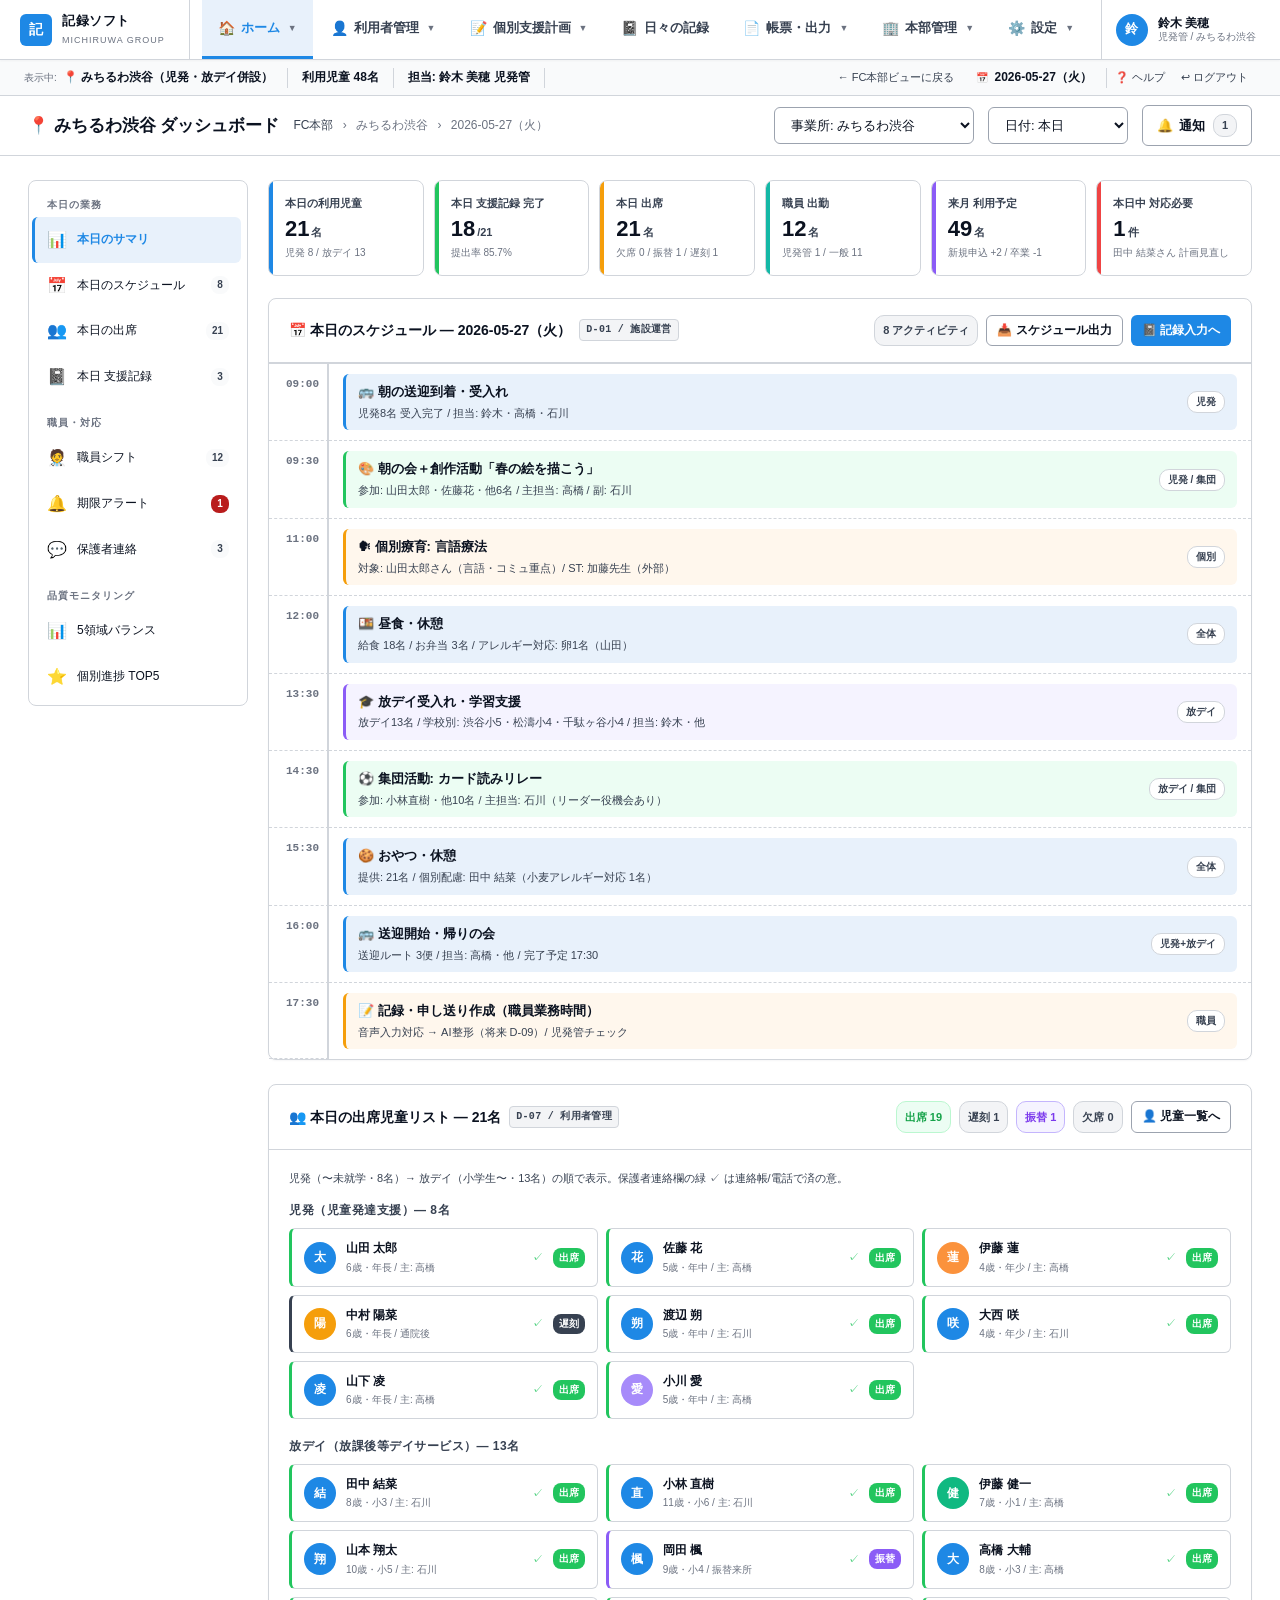
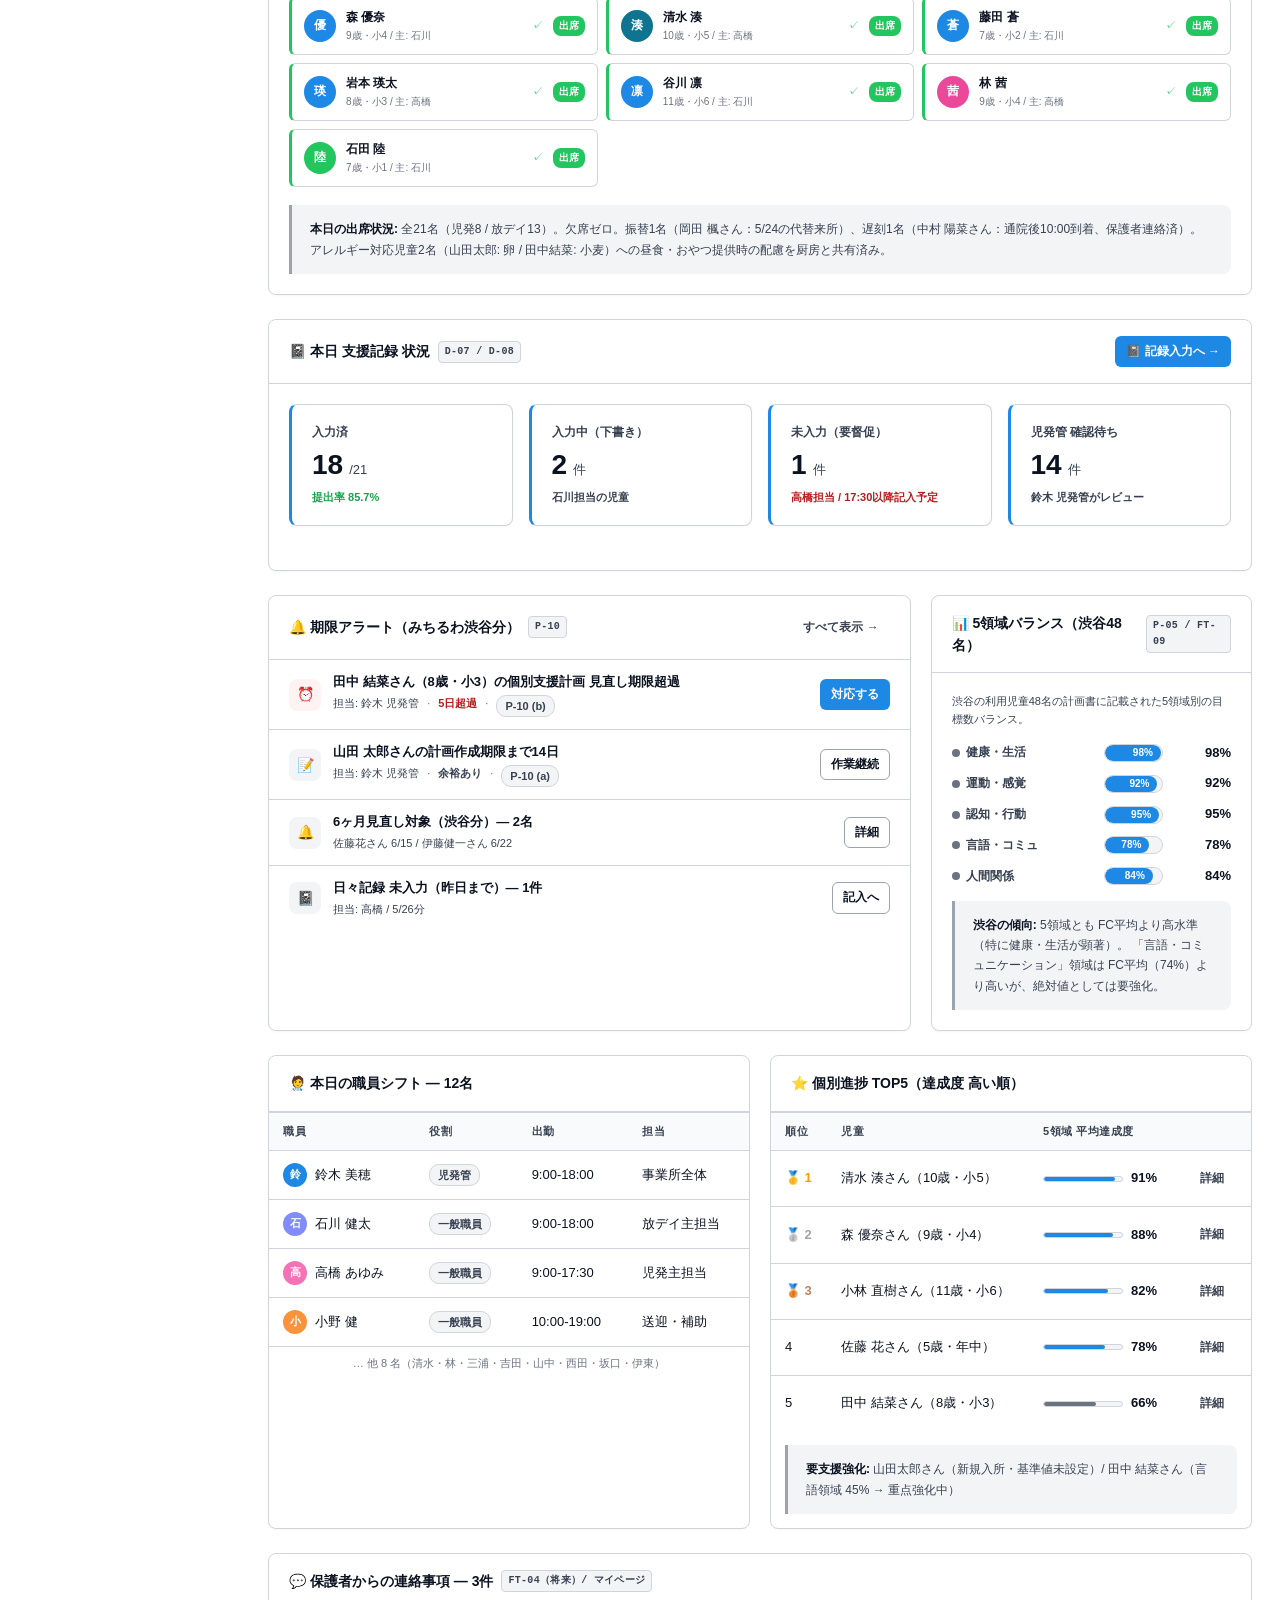
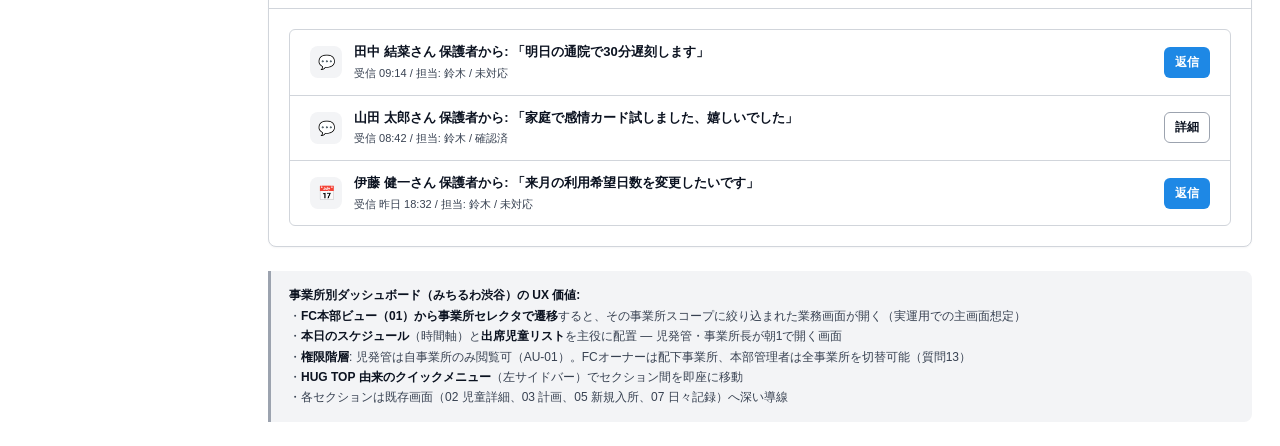
<file: mockups/11_office_dashboard.html>
<!DOCTYPE html>
<html lang="ja">
<head>
<meta charset="UTF-8">
<title>事業所ダッシュボード（みちるわ渋谷）| 記録ソフト UXモック</title>
<link rel="stylesheet" href="style.css">
<style>
  /* 本日のスケジュール（時間軸タイムライン） */
  .schedule-grid {
    display: grid;
    grid-template-columns: 60px 1fr;
    gap: 0;
    border-top: 1px solid var(--border);
  }
  .sched-time {
    padding: 12px 8px 12px 0;
    text-align: right;
    font-size: 11px;
    color: var(--text-3);
    font-weight: 600;
    border-right: 2px solid var(--border);
    border-bottom: 1px dashed var(--border);
    font-family: 'SF Mono', 'Menlo', monospace;
  }
  .sched-slot {
    padding: 10px 14px;
    border-bottom: 1px dashed var(--border);
    position: relative;
    display: flex;
    flex-direction: column;
    gap: 4px;
  }
  .sched-activity {
    background: var(--accent-soft);
    border-left: 3px solid var(--accent);
    border-radius: var(--radius-sm);
    padding: 8px 12px;
    display: flex;
    align-items: center;
    gap: 12px;
  }
  .sched-activity.green { background: #ecfdf3; border-left-color: #22c55e; }
  .sched-activity.orange { background: #fff7ed; border-left-color: #f59e0b; }
  .sched-activity.purple { background: #f5f3ff; border-left-color: #8b5cf6; }
  .sched-activity .a-name { font-size: 13px; font-weight: 700; color: var(--text); }
  .sched-activity .a-meta { font-size: 11px; color: var(--text-2); margin-top: 2px; }
  .sched-activity .a-tag {
    margin-left: auto;
    font-size: 10px;
    padding: 2px 8px;
    border-radius: 10px;
    background: var(--surface);
    color: var(--text-2);
    border: 1px solid var(--border);
    font-weight: 600;
  }

  /* 出席リスト */
  .attendance-grid {
    display: grid;
    grid-template-columns: repeat(3, 1fr);
    gap: 8px;
  }
  .att-card {
    display: flex;
    align-items: center;
    gap: 10px;
    padding: 10px 12px;
    background: var(--surface);
    border: 1px solid var(--border);
    border-radius: var(--radius-sm);
    border-left: 3px solid var(--success);
  }
  .att-card.absent { border-left-color: var(--danger); opacity: 0.65; background: var(--surface-2); }
  .att-card.late { border-left-color: var(--warning); }
  .att-card.makeup { border-left-color: #8b5cf6; }
  .att-card .info { flex: 1; min-width: 0; }
  .att-card .name { font-size: 12px; font-weight: 700; color: var(--text); }
  .att-card .meta { font-size: 10px; color: var(--text-3); margin-top: 1px; }
  .att-card .status {
    font-size: 10px;
    padding: 2px 6px;
    border-radius: 8px;
    background: var(--success);
    color: #fff;
    font-weight: 700;
  }
  .att-card.absent .status { background: var(--danger); }
  .att-card.late .status { background: var(--warning); }
  .att-card.makeup .status { background: #8b5cf6; }
  .att-card .contacted { font-size: 11px; color: var(--text-3); }
  .att-card .contacted.ok { color: var(--success); }
</style>
</head>
<body>

<nav class="global-tabs">
  <div class="brand">
    <div class="brand-mark">記</div>
    <div><div class="brand-text">記録ソフト</div><div class="brand-sub">MICHIRUWA GROUP</div></div>
  </div>
  <div class="tab-list">
    <a href="01_dashboard.html" class="tab-item active"><span class="icon">🏠</span>ホーム<span class="caret">▼</span>
      <div class="tab-dropdown">
        <a href="01_dashboard.html"><span class="icon">🏢</span><span class="label">FC本部 ダッシュボード<span class="desc">全12事業所 横断ビュー</span></span></a>
        <a href="11_office_dashboard.html"><span class="icon">📍</span><span class="label">事業所別 ダッシュボード<span class="desc">例: みちるわ渋谷</span></span></a>
      </div>
    </a>
    <a href="06_child_list.html" class="tab-item"><span class="icon">👤</span>利用者管理<span class="caret">▼</span>
      <div class="tab-dropdown">
        <a href="06_child_list.html"><span class="icon">📋</span><span class="label">児童一覧<span class="desc">検索・フィルタ・事業所スコープ</span></span></a>
        <a href="02_child_detail.html"><span class="icon">👤</span><span class="label">児童詳細<span class="desc">アセス／計画／記録／モニタリング集約</span></span></a>
        <a href="05_new_intake.html"><span class="icon">✨</span><span class="label">新規児童 入所時<span class="desc">音声×AI 一気通貫フロー</span></span></a>
      </div>
    </a>
    <a href="04_assessment.html" class="tab-item"><span class="icon">📝</span>個別支援計画<span class="caret">▼</span>
      <div class="tab-dropdown">
        <a href="04_assessment.html"><span class="icon">📋</span><span class="label">アセスメント<span class="desc">5領域 構造化＋差分更新</span></span></a>
        <a href="03_support_plan.html"><span class="icon">📝</span><span class="label">個別支援計画<span class="desc">AI下書き起点・5領域目標</span></span></a>
        <a href="#" class="disabled"><span class="icon">🔔</span><span class="label">モニタリング<span class="desc">（児童詳細タブ内）</span></span></a>
      </div>
    </a>
    <a href="07_daily_record.html" class="tab-item"><span class="icon">📓</span>日々の記録</a>
    <a href="#" class="tab-item"><span class="icon">📄</span>帳票・出力<span class="caret">▼</span>
      <div class="tab-dropdown">
        <a href="#" class="disabled"><span class="icon">📄</span><span class="label">アセスメントシート<span class="desc">PDF出力</span></span></a>
        <a href="#" class="disabled"><span class="icon">📝</span><span class="label">個別支援計画書<span class="desc">3バリエーション PDF</span></span></a>
        <a href="#" class="disabled"><span class="icon">📓</span><span class="label">支援記録一覧<span class="desc">Excel / CSV / PDF</span></span></a>
      </div>
    </a>
    <a href="08_settings_offices.html" class="tab-item"><span class="icon">🏢</span>本部管理<span class="caret">▼</span>
      <div class="tab-dropdown">
        <a href="08_settings_offices.html"><span class="icon">🏢</span><span class="label">事業所管理<span class="desc">12事業所のテナント管理</span></span></a>
        <a href="09_settings_accounts.html"><span class="icon">👥</span><span class="label">アカウント管理<span class="desc">5階層 RBAC + Entra ID 同期</span></span></a>
        <a href="10_settings_templates.html"><span class="icon">📐</span><span class="label">テンプレート管理<span class="desc">本部権限・承認制</span></span></a>
      </div>
    </a>
    <a href="#" class="tab-item"><span class="icon">⚙️</span>設定<span class="caret">▼</span>
      <div class="tab-dropdown">
        <a href="#" class="disabled"><span class="icon">📋</span><span class="label">監査ログ<span class="desc">5年保管・差分付き</span></span></a>
        <a href="#" class="disabled"><span class="icon">🔔</span><span class="label">通知設定<span class="desc">アラート・メール条件</span></span></a>
        <a href="#" class="disabled"><span class="icon">⚙️</span><span class="label">環境・連携<span class="desc">SSO・API・バックアップ</span></span></a>
      </div>
    </a>
  </div>
  <div class="tab-spacer"></div>
  <div class="tab-user">
    <div class="avatar">鈴</div>
    <div class="info"><div class="name">鈴木 美穂</div><div class="role">児発管 / みちるわ渋谷</div></div>
  </div>
</nav>

<div class="tab-context-bar">
  <div class="ctx-item"><span class="label">表示中:</span><span class="value">📍 みちるわ渋谷（児発・放デイ併設）</span></div>
  <div class="ctx-item"><span class="value">利用児童 48名</span></div>
  <div class="ctx-item"><span class="value">担当: 鈴木 美穂 児発管</span></div>
  <div class="ctx-spacer"></div>
  <a href="01_dashboard.html" class="ctx-action">← FC本部ビューに戻る</a>
  <div class="ctx-item"><span class="label">📅</span><span class="value">2026-05-27（火）</span></div>
  <a href="#" class="ctx-action">❓ ヘルプ</a>
  <a href="00_login.html" class="ctx-action">↩ ログアウト</a>
</div>

<main class="main">
  <header class="topbar">
    <div class="topbar-left">
      <div class="topbar-title">📍 みちるわ渋谷 ダッシュボード</div>
      <div class="topbar-breadcrumb">
        <a href="01_dashboard.html">FC本部</a> <span class="sep">›</span> みちるわ渋谷 <span class="sep">›</span> 2026-05-27（火）
      </div>
    </div>
    <div class="topbar-right">
      <select class="form-select" style="width:200px;">
        <option>事業所: みちるわ渋谷</option>
        <option>事業所: みちるわ大田</option>
        <option>事業所: みちるわ品川</option>
        <option>事業所: みちるわ蒲田</option>
      </select>
      <select class="form-select" style="width:140px;">
        <option>日付: 本日</option>
        <option>日付: 明日</option>
        <option>日付: 今週</option>
      </select>
      <button class="btn btn-secondary"><span>🔔</span>通知<span class="badge badge-danger" style="margin-left:2px;">1</span></button>
    </div>
  </header>

  <div class="dashboard-shell">

    <!-- ─── 縦型クイックメニュー ─── -->
    <aside class="quick-menu">
      <div class="quick-menu-section">本日の業務</div>
      <a href="#today-summary" class="quick-menu-item active"><span class="icon">📊</span><span class="label">本日のサマリ</span></a>
      <a href="#schedule" class="quick-menu-item"><span class="icon">📅</span><span class="label">本日のスケジュール</span><span class="count">8</span></a>
      <a href="#attendance" class="quick-menu-item"><span class="icon">👥</span><span class="label">本日の出席</span><span class="count">21</span></a>
      <a href="#daily-records" class="quick-menu-item"><span class="icon">📓</span><span class="label">本日 支援記録</span><span class="count">3</span></a>

      <div class="quick-menu-section" style="margin-top:6px;">職員・対応</div>
      <a href="#staff-shift" class="quick-menu-item"><span class="icon">🧑‍⚕️</span><span class="label">職員シフト</span><span class="count">12</span></a>
      <a href="#alerts" class="quick-menu-item alert"><span class="icon">🔔</span><span class="label">期限アラート</span><span class="count">1</span></a>
      <a href="#messages" class="quick-menu-item"><span class="icon">💬</span><span class="label">保護者連絡</span><span class="count">3</span></a>

      <div class="quick-menu-section" style="margin-top:6px;">品質モニタリング</div>
      <a href="#balance" class="quick-menu-item"><span class="icon">📊</span><span class="label">5領域バランス</span></a>
      <a href="#progress" class="quick-menu-item"><span class="icon">⭐</span><span class="label">個別進捗 TOP5</span></a>
    </aside>

    <div class="content">

      <!-- ─── 本日のサマリ（6タイル） ─── -->
      <div class="hug-summary" id="today-summary">
        <div class="hug-tile blue">
          <div class="label">本日の利用児童</div>
          <div class="value">21<span class="unit">名</span></div>
          <div class="sub">児発 8 / 放デイ 13</div>
        </div>
        <div class="hug-tile green">
          <div class="label">本日 支援記録 完了</div>
          <div class="value">18<span class="unit">/21</span></div>
          <div class="sub">提出率 85.7%</div>
        </div>
        <div class="hug-tile orange">
          <div class="label">本日 出席</div>
          <div class="value">21<span class="unit">名</span></div>
          <div class="sub">欠席 0 / 振替 1 / 遅刻 1</div>
        </div>
        <div class="hug-tile teal">
          <div class="label">職員 出勤</div>
          <div class="value">12<span class="unit">名</span></div>
          <div class="sub">児発管 1 / 一般 11</div>
        </div>
        <div class="hug-tile purple">
          <div class="label">来月 利用予定</div>
          <div class="value">49<span class="unit">名</span></div>
          <div class="sub">新規申込 +2 / 卒業 -1</div>
        </div>
        <div class="hug-tile red">
          <div class="label">本日中 対応必要</div>
          <div class="value">1<span class="unit">件</span></div>
          <div class="sub">田中 結菜さん 計画見直し</div>
        </div>
      </div>

      <!-- ─── ★ 本日のスケジュール（時間軸タイムライン） ─── -->
      <div class="card" id="schedule" style="margin-bottom:24px;">
        <div class="card-header">
          <div class="card-title">📅 本日のスケジュール — 2026-05-27（火）<span class="req-id">D-01 / 施設運営</span></div>
          <div class="flex gap-2">
            <span class="badge badge-info">8 アクティビティ</span>
            <a href="#" class="btn btn-secondary btn-sm">📥 スケジュール出力</a>
            <a href="07_daily_record.html" class="btn btn-primary btn-sm">📓 記録入力へ</a>
          </div>
        </div>
        <div class="card-body" style="padding:0;">
          <div class="schedule-grid">
            <div class="sched-time">09:00</div>
            <div class="sched-slot">
              <div class="sched-activity">
                <div>
                  <div class="a-name">🚌 朝の送迎到着・受入れ</div>
                  <div class="a-meta">児発8名 受入完了 / 担当: 鈴木・高橋・石川</div>
                </div>
                <span class="a-tag">児発</span>
              </div>
            </div>

            <div class="sched-time">09:30</div>
            <div class="sched-slot">
              <div class="sched-activity green">
                <div>
                  <div class="a-name">🎨 朝の会＋創作活動「春の絵を描こう」</div>
                  <div class="a-meta">参加: 山田太郎・佐藤花・他6名 / 主担当: 高橋 / 副: 石川</div>
                </div>
                <span class="a-tag">児発 / 集団</span>
              </div>
            </div>

            <div class="sched-time">11:00</div>
            <div class="sched-slot">
              <div class="sched-activity orange">
                <div>
                  <div class="a-name">🗣 個別療育: 言語療法</div>
                  <div class="a-meta">対象: 山田太郎さん（言語・コミュ重点）/ ST: 加藤先生（外部）</div>
                </div>
                <span class="a-tag">個別</span>
              </div>
            </div>

            <div class="sched-time">12:00</div>
            <div class="sched-slot">
              <div class="sched-activity">
                <div>
                  <div class="a-name">🍱 昼食・休憩</div>
                  <div class="a-meta">給食 18名 / お弁当 3名 / アレルギー対応: 卵1名（山田）</div>
                </div>
                <span class="a-tag">全体</span>
              </div>
            </div>

            <div class="sched-time">13:30</div>
            <div class="sched-slot">
              <div class="sched-activity purple">
                <div>
                  <div class="a-name">🎓 放デイ受入れ・学習支援</div>
                  <div class="a-meta">放デイ13名 / 学校別: 渋谷小5・松濤小4・千駄ヶ谷小4 / 担当: 鈴木・他</div>
                </div>
                <span class="a-tag">放デイ</span>
              </div>
            </div>

            <div class="sched-time">14:30</div>
            <div class="sched-slot">
              <div class="sched-activity green">
                <div>
                  <div class="a-name">⚽ 集団活動: カード読みリレー</div>
                  <div class="a-meta">参加: 小林直樹・他10名 / 主担当: 石川（リーダー役機会あり）</div>
                </div>
                <span class="a-tag">放デイ / 集団</span>
              </div>
            </div>

            <div class="sched-time">15:30</div>
            <div class="sched-slot">
              <div class="sched-activity">
                <div>
                  <div class="a-name">🍪 おやつ・休憩</div>
                  <div class="a-meta">提供: 21名 / 個別配慮: 田中 結菜（小麦アレルギー対応 1名）</div>
                </div>
                <span class="a-tag">全体</span>
              </div>
            </div>

            <div class="sched-time">16:00</div>
            <div class="sched-slot">
              <div class="sched-activity">
                <div>
                  <div class="a-name">🚌 送迎開始・帰りの会</div>
                  <div class="a-meta">送迎ルート 3便 / 担当: 高橋・他 / 完了予定 17:30</div>
                </div>
                <span class="a-tag">児発+放デイ</span>
              </div>
            </div>

            <div class="sched-time">17:30</div>
            <div class="sched-slot" style="border-bottom:none;">
              <div class="sched-activity orange">
                <div>
                  <div class="a-name">📝 記録・申し送り作成（職員業務時間）</div>
                  <div class="a-meta">音声入力対応 → AI整形（将来 D-09）/ 児発管チェック</div>
                </div>
                <span class="a-tag">職員</span>
              </div>
            </div>
          </div>
        </div>
      </div>

      <!-- ─── ★ 本日の出席児童リスト（21名） ─── -->
      <div class="card" id="attendance" style="margin-bottom:24px;">
        <div class="card-header">
          <div class="card-title">👥 本日の出席児童リスト — 21名<span class="req-id">D-07 / 利用者管理</span></div>
          <div class="flex gap-2">
            <span class="badge badge-success">出席 19</span>
            <span class="badge badge-warning">遅刻 1</span>
            <span class="badge" style="background:#f5f3ff;color:#7c3aed;border-color:#c4b5fd;">振替 1</span>
            <span class="badge badge-danger">欠席 0</span>
            <a href="06_child_list.html" class="btn btn-secondary btn-sm">👤 児童一覧へ</a>
          </div>
        </div>
        <div class="card-body">
          <p class="text-xs text-muted" style="margin-bottom:14px;">児発（〜未就学・8名）→ 放デイ（小学生〜・13名）の順で表示。保護者連絡欄の緑 ✓ は連絡帳/電話で済の意。</p>

          <h4 style="font-size:12px;color:var(--text-2);font-weight:700;margin-bottom:8px;letter-spacing:0.5px;">児発（児童発達支援）— 8名</h4>
          <div class="attendance-grid" style="margin-bottom:18px;">
            <div class="att-card">
              <div class="child-avatar indigo" style="width:32px;height:32px;font-size:12px;">太</div>
              <div class="info"><div class="name">山田 太郎</div><div class="meta">6歳・年長 / 主: 高橋</div></div>
              <span class="contacted ok">✓</span>
              <span class="status">出席</span>
            </div>
            <div class="att-card">
              <div class="child-avatar pink" style="width:32px;height:32px;font-size:12px;">花</div>
              <div class="info"><div class="name">佐藤 花</div><div class="meta">5歳・年中 / 主: 高橋</div></div>
              <span class="contacted ok">✓</span>
              <span class="status">出席</span>
            </div>
            <div class="att-card">
              <div class="child-avatar" style="width:32px;height:32px;font-size:12px;background:#fb923c;">蓮</div>
              <div class="info"><div class="name">伊藤 蓮</div><div class="meta">4歳・年少 / 主: 高橋</div></div>
              <span class="contacted ok">✓</span>
              <span class="status">出席</span>
            </div>
            <div class="att-card late">
              <div class="child-avatar" style="width:32px;height:32px;font-size:12px;background:#f59e0b;">陽</div>
              <div class="info"><div class="name">中村 陽菜</div><div class="meta">6歳・年長 / 通院後</div></div>
              <span class="contacted ok">✓</span>
              <span class="status">遅刻</span>
            </div>
            <div class="att-card">
              <div class="child-avatar warm" style="width:32px;height:32px;font-size:12px;">朔</div>
              <div class="info"><div class="name">渡辺 朔</div><div class="meta">5歳・年中 / 主: 石川</div></div>
              <span class="contacted ok">✓</span>
              <span class="status">出席</span>
            </div>
            <div class="att-card">
              <div class="child-avatar pink" style="width:32px;height:32px;font-size:12px;">咲</div>
              <div class="info"><div class="name">大西 咲</div><div class="meta">4歳・年少 / 主: 石川</div></div>
              <span class="contacted ok">✓</span>
              <span class="status">出席</span>
            </div>
            <div class="att-card">
              <div class="child-avatar indigo" style="width:32px;height:32px;font-size:12px;">凌</div>
              <div class="info"><div class="name">山下 凌</div><div class="meta">6歳・年長 / 主: 高橋</div></div>
              <span class="contacted ok">✓</span>
              <span class="status">出席</span>
            </div>
            <div class="att-card">
              <div class="child-avatar" style="width:32px;height:32px;font-size:12px;background:#a78bfa;">愛</div>
              <div class="info"><div class="name">小川 愛</div><div class="meta">5歳・年中 / 主: 高橋</div></div>
              <span class="contacted ok">✓</span>
              <span class="status">出席</span>
            </div>
          </div>

          <h4 style="font-size:12px;color:var(--text-2);font-weight:700;margin-bottom:8px;letter-spacing:0.5px;">放デイ（放課後等デイサービス）— 13名</h4>
          <div class="attendance-grid">
            <div class="att-card">
              <div class="child-avatar warm" style="width:32px;height:32px;font-size:12px;">結</div>
              <div class="info"><div class="name">田中 結菜</div><div class="meta">8歳・小3 / 主: 石川</div></div>
              <span class="contacted ok">✓</span>
              <span class="status">出席</span>
            </div>
            <div class="att-card">
              <div class="child-avatar" style="width:32px;height:32px;font-size:12px;">直</div>
              <div class="info"><div class="name">小林 直樹</div><div class="meta">11歳・小6 / 主: 石川</div></div>
              <span class="contacted ok">✓</span>
              <span class="status">出席</span>
            </div>
            <div class="att-card">
              <div class="child-avatar" style="width:32px;height:32px;font-size:12px;background:#10b981;">健</div>
              <div class="info"><div class="name">伊藤 健一</div><div class="meta">7歳・小1 / 主: 高橋</div></div>
              <span class="contacted ok">✓</span>
              <span class="status">出席</span>
            </div>
            <div class="att-card">
              <div class="child-avatar indigo" style="width:32px;height:32px;font-size:12px;">翔</div>
              <div class="info"><div class="name">山本 翔太</div><div class="meta">10歳・小5 / 主: 石川</div></div>
              <span class="contacted ok">✓</span>
              <span class="status">出席</span>
            </div>
            <div class="att-card makeup">
              <div class="child-avatar pink" style="width:32px;height:32px;font-size:12px;">楓</div>
              <div class="info"><div class="name">岡田 楓</div><div class="meta">9歳・小4 / 振替来所</div></div>
              <span class="contacted ok">✓</span>
              <span class="status">振替</span>
            </div>
            <div class="att-card">
              <div class="child-avatar warm" style="width:32px;height:32px;font-size:12px;">大</div>
              <div class="info"><div class="name">高橋 大輔</div><div class="meta">8歳・小3 / 主: 高橋</div></div>
              <span class="contacted ok">✓</span>
              <span class="status">出席</span>
            </div>
            <div class="att-card">
              <div class="child-avatar pink" style="width:32px;height:32px;font-size:12px;">優</div>
              <div class="info"><div class="name">森 優奈</div><div class="meta">9歳・小4 / 主: 石川</div></div>
              <span class="contacted ok">✓</span>
              <span class="status">出席</span>
            </div>
            <div class="att-card">
              <div class="child-avatar" style="width:32px;height:32px;font-size:12px;background:#0e7490;">湊</div>
              <div class="info"><div class="name">清水 湊</div><div class="meta">10歳・小5 / 主: 高橋</div></div>
              <span class="contacted ok">✓</span>
              <span class="status">出席</span>
            </div>
            <div class="att-card">
              <div class="child-avatar indigo" style="width:32px;height:32px;font-size:12px;">蒼</div>
              <div class="info"><div class="name">藤田 蒼</div><div class="meta">7歳・小2 / 主: 石川</div></div>
              <span class="contacted ok">✓</span>
              <span class="status">出席</span>
            </div>
            <div class="att-card">
              <div class="child-avatar warm" style="width:32px;height:32px;font-size:12px;">瑛</div>
              <div class="info"><div class="name">岩本 瑛太</div><div class="meta">8歳・小3 / 主: 高橋</div></div>
              <span class="contacted ok">✓</span>
              <span class="status">出席</span>
            </div>
            <div class="att-card">
              <div class="child-avatar pink" style="width:32px;height:32px;font-size:12px;">凛</div>
              <div class="info"><div class="name">谷川 凛</div><div class="meta">11歳・小6 / 主: 石川</div></div>
              <span class="contacted ok">✓</span>
              <span class="status">出席</span>
            </div>
            <div class="att-card">
              <div class="child-avatar" style="width:32px;height:32px;font-size:12px;background:#ec4899;">茜</div>
              <div class="info"><div class="name">林 茜</div><div class="meta">9歳・小4 / 主: 高橋</div></div>
              <span class="contacted ok">✓</span>
              <span class="status">出席</span>
            </div>
            <div class="att-card">
              <div class="child-avatar" style="width:32px;height:32px;font-size:12px;background:#22c55e;">陸</div>
              <div class="info"><div class="name">石田 陸</div><div class="meta">7歳・小1 / 主: 石川</div></div>
              <span class="contacted ok">✓</span>
              <span class="status">出席</span>
            </div>
          </div>

          <div class="note-callout" style="margin-top:18px;">
            <strong>本日の出席状況:</strong> 全21名（児発8 / 放デイ13）。欠席ゼロ。振替1名（岡田 楓さん：5/24の代替来所）、遅刻1名（中村 陽菜さん：通院後10:00到着、保護者連絡済）。
            アレルギー対応児童2名（山田太郎: 卵 / 田中結菜: 小麦）への昼食・おやつ提供時の配慮を厨房と共有済み。
          </div>
        </div>
      </div>

      <!-- ─── 本日 支援記録 状況（簡易） ─── -->
      <div class="card" id="daily-records" style="margin-bottom:24px;">
        <div class="card-header">
          <div class="card-title">📓 本日 支援記録 状況 <span class="req-id">D-07 / D-08</span></div>
          <a href="07_daily_record.html" class="btn btn-primary btn-sm">📓 記録入力へ →</a>
        </div>
        <div class="card-body">
          <div class="kpi-grid">
            <div class="kpi-card success">
              <div class="label">入力済</div>
              <div class="value">18<span class="unit">/21</span></div>
              <div class="delta up">提出率 85.7%</div>
            </div>
            <div class="kpi-card warning">
              <div class="label">入力中（下書き）</div>
              <div class="value">2<span class="unit">件</span></div>
              <div class="delta" style="color:var(--text-2);">石川担当の児童</div>
            </div>
            <div class="kpi-card danger">
              <div class="label">未入力（要督促）</div>
              <div class="value">1<span class="unit">件</span></div>
              <div class="delta" style="color:var(--danger);">高橋担当 / 17:30以降記入予定</div>
            </div>
            <div class="kpi-card info">
              <div class="label">児発管 確認待ち</div>
              <div class="value">14<span class="unit">件</span></div>
              <div class="delta" style="color:var(--text-2);">鈴木 児発管がレビュー</div>
            </div>
          </div>
        </div>
      </div>

      <!-- ─── 2カラム: アラート + 5領域バランス ─── -->
      <div class="two-col lg" id="alerts">
        <div class="card">
          <div class="card-header">
            <div class="card-title">🔔 期限アラート（みちるわ渋谷分） <span class="req-id">P-10</span></div>
            <a href="#" class="btn btn-ghost btn-sm">すべて表示 →</a>
          </div>
          <div class="alert-list">
            <div class="alert-item">
              <div class="alert-icon danger">⏰</div>
              <div class="alert-body">
                <div class="alert-title">田中 結菜さん（8歳・小3）の個別支援計画 見直し期限超過</div>
                <div class="alert-meta">
                  <span>担当: 鈴木 児発管</span><span class="sep">·</span>
                  <span style="color:var(--danger);font-weight:600;">5日超過</span><span class="sep">·</span>
                  <span class="badge badge-info">P-10 (b)</span>
                </div>
              </div>
              <div class="alert-action"><a href="03_support_plan.html" class="btn btn-warm btn-sm">対応する</a></div>
            </div>
            <div class="alert-item">
              <div class="alert-icon warning">📝</div>
              <div class="alert-body">
                <div class="alert-title">山田 太郎さんの計画作成期限まで14日</div>
                <div class="alert-meta">
                  <span>担当: 鈴木 児発管</span><span class="sep">·</span>
                  <span style="color:var(--warning);font-weight:600;">余裕あり</span><span class="sep">·</span>
                  <span class="badge badge-info">P-10 (a)</span>
                </div>
              </div>
              <div class="alert-action"><a href="05_new_intake.html" class="btn btn-secondary btn-sm">作業継続</a></div>
            </div>
            <div class="alert-item">
              <div class="alert-icon info">🔔</div>
              <div class="alert-body">
                <div class="alert-title">6ヶ月見直し対象（渋谷分）— 2名</div>
                <div class="alert-meta">
                  <span>佐藤花さん 6/15 / 伊藤健一さん 6/22</span>
                </div>
              </div>
              <div class="alert-action"><a href="#" class="btn btn-secondary btn-sm">詳細</a></div>
            </div>
            <div class="alert-item">
              <div class="alert-icon purple">📓</div>
              <div class="alert-body">
                <div class="alert-title">日々記録 未入力（昨日まで）— 1件</div>
                <div class="alert-meta">
                  <span>担当: 高橋 / 5/26分</span>
                </div>
              </div>
              <div class="alert-action"><a href="07_daily_record.html" class="btn btn-secondary btn-sm">記入へ</a></div>
            </div>
          </div>
        </div>

        <div class="card" id="balance">
          <div class="card-header">
            <div class="card-title">📊 5領域バランス（渋谷48名） <span class="req-id">P-05 / FT-09</span></div>
          </div>
          <div class="card-body">
            <p class="text-xs text-muted" style="margin-bottom:14px;">渋谷の利用児童48名の計画書に記載された5領域別の目標数バランス。</p>
            <div class="balance-bar">
              <div class="label"><span class="dot dot-1" style="width:8px;height:8px;border-radius:50%;display:inline-block;"></span>健康・生活</div>
              <div class="bar-container"><div class="bar" style="width:98%;"><span class="pct">98%</span></div></div>
              <div class="value">98%</div>
            </div>
            <div class="balance-bar">
              <div class="label"><span class="dot dot-2" style="width:8px;height:8px;border-radius:50%;display:inline-block;"></span>運動・感覚</div>
              <div class="bar-container"><div class="bar" style="width:92%;"><span class="pct">92%</span></div></div>
              <div class="value">92%</div>
            </div>
            <div class="balance-bar">
              <div class="label"><span class="dot dot-3" style="width:8px;height:8px;border-radius:50%;display:inline-block;"></span>認知・行動</div>
              <div class="bar-container"><div class="bar" style="width:95%;"><span class="pct">95%</span></div></div>
              <div class="value">95%</div>
            </div>
            <div class="balance-bar">
              <div class="label"><span class="dot dot-4" style="width:8px;height:8px;border-radius:50%;display:inline-block;"></span>言語・コミュ</div>
              <div class="bar-container"><div class="bar" style="width:78%;"><span class="pct">78%</span></div></div>
              <div class="value">78%</div>
            </div>
            <div class="balance-bar">
              <div class="label"><span class="dot dot-5" style="width:8px;height:8px;border-radius:50%;display:inline-block;"></span>人間関係</div>
              <div class="bar-container"><div class="bar" style="width:84%;"><span class="pct">84%</span></div></div>
              <div class="value">84%</div>
            </div>
            <div class="note-callout" style="margin-top:14px;">
              <strong>渋谷の傾向:</strong> 5領域とも FC平均より高水準（特に健康・生活が顕著）。
              「言語・コミュニケーション」領域は FC平均（74%）より高いが、絶対値としては要強化。
            </div>
          </div>
        </div>
      </div>

      <!-- ─── 2カラム: 職員シフト + 個別進捗 ─── -->
      <div class="two-col" style="margin-top:24px;">
        <div class="card" id="staff-shift">
          <div class="card-header"><div class="card-title">🧑‍⚕️ 本日の職員シフト — 12名</div></div>
          <div class="card-body" style="padding:0;">
            <table class="table" style="font-size:12px;">
              <thead>
                <tr><th>職員</th><th>役割</th><th>出勤</th><th>担当</th></tr>
              </thead>
              <tbody>
                <tr>
                  <td><div class="flex items-center gap-2"><div class="user-avatar" style="width:24px;height:24px;font-size:11px;background:var(--accent);">鈴</div>鈴木 美穂</div></td>
                  <td><span class="badge badge-teal">児発管</span></td>
                  <td>9:00-18:00</td>
                  <td>事業所全体</td>
                </tr>
                <tr>
                  <td><div class="flex items-center gap-2"><div class="user-avatar" style="width:24px;height:24px;font-size:11px;background:#818cf8;">石</div>石川 健太</div></td>
                  <td><span class="badge">一般職員</span></td>
                  <td>9:00-18:00</td>
                  <td>放デイ主担当</td>
                </tr>
                <tr>
                  <td><div class="flex items-center gap-2"><div class="user-avatar" style="width:24px;height:24px;font-size:11px;background:#f472b6;">高</div>高橋 あゆみ</div></td>
                  <td><span class="badge">一般職員</span></td>
                  <td>9:00-17:30</td>
                  <td>児発主担当</td>
                </tr>
                <tr>
                  <td><div class="flex items-center gap-2"><div class="user-avatar" style="width:24px;height:24px;font-size:11px;background:#fb923c;">小</div>小野 健</div></td>
                  <td><span class="badge">一般職員</span></td>
                  <td>10:00-19:00</td>
                  <td>送迎・補助</td>
                </tr>
                <tr>
                  <td colspan="4" style="text-align:center;color:var(--text-3);font-size:11px;padding:8px;">… 他 8 名（清水・林・三浦・吉田・山中・西田・坂口・伊東）</td>
                </tr>
              </tbody>
            </table>
          </div>
        </div>

        <div class="card" id="progress">
          <div class="card-header"><div class="card-title">⭐ 個別進捗 TOP5（達成度 高い順）</div></div>
          <div class="card-body" style="padding:0;">
            <table class="table" style="font-size:12px;">
              <thead><tr><th>順位</th><th>児童</th><th>5領域 平均達成度</th><th></th></tr></thead>
              <tbody>
                <tr>
                  <td><strong style="color:#f59e0b;">🥇 1</strong></td>
                  <td>清水 湊さん（10歳・小5）</td>
                  <td><div class="flex items-center gap-2"><div class="progress" style="width:80px;"><div class="progress-bar success" style="width:91%;"></div></div><strong>91%</strong></div></td>
                  <td><a href="02_child_detail.html" class="btn btn-ghost btn-sm">詳細</a></td>
                </tr>
                <tr>
                  <td><strong style="color:#9ca3af;">🥈 2</strong></td>
                  <td>森 優奈さん（9歳・小4）</td>
                  <td><div class="flex items-center gap-2"><div class="progress" style="width:80px;"><div class="progress-bar success" style="width:88%;"></div></div><strong>88%</strong></div></td>
                  <td><a href="#" class="btn btn-ghost btn-sm">詳細</a></td>
                </tr>
                <tr>
                  <td><strong style="color:#c08457;">🥉 3</strong></td>
                  <td>小林 直樹さん（11歳・小6）</td>
                  <td><div class="flex items-center gap-2"><div class="progress" style="width:80px;"><div class="progress-bar success" style="width:82%;"></div></div><strong>82%</strong></div></td>
                  <td><a href="#" class="btn btn-ghost btn-sm">詳細</a></td>
                </tr>
                <tr>
                  <td>4</td>
                  <td>佐藤 花さん（5歳・年中）</td>
                  <td><div class="flex items-center gap-2"><div class="progress" style="width:80px;"><div class="progress-bar success" style="width:78%;"></div></div><strong>78%</strong></div></td>
                  <td><a href="#" class="btn btn-ghost btn-sm">詳細</a></td>
                </tr>
                <tr>
                  <td>5</td>
                  <td>田中 結菜さん（8歳・小3）</td>
                  <td><div class="flex items-center gap-2"><div class="progress" style="width:80px;"><div class="progress-bar warning" style="width:66%;"></div></div><strong>66%</strong></div></td>
                  <td><a href="02_child_detail.html" class="btn btn-ghost btn-sm">詳細</a></td>
                </tr>
              </tbody>
            </table>
            <div class="note-callout" style="margin:14px;">
              <strong>要支援強化:</strong> 山田太郎さん（新規入所・基準値未設定）/ 田中 結菜さん（言語領域 45% → 重点強化中）
            </div>
          </div>
        </div>
      </div>

      <!-- ─── 保護者連絡（messages） ─── -->
      <div class="card" id="messages" style="margin-top:24px;">
        <div class="card-header"><div class="card-title">💬 保護者からの連絡事項 — 3件 <span class="req-id">FT-04（将来）/ マイページ</span></div></div>
        <div class="card-body">
          <div class="alert-list" style="border-radius:6px;border:1px solid var(--border);">
            <div class="alert-item">
              <div class="alert-icon info">💬</div>
              <div class="alert-body">
                <div class="alert-title">田中 結菜さん 保護者から: 「明日の通院で30分遅刻します」</div>
                <div class="alert-meta">受信 09:14 / 担当: 鈴木 / 未対応</div>
              </div>
              <div class="alert-action"><a href="#" class="btn btn-primary btn-sm">返信</a></div>
            </div>
            <div class="alert-item">
              <div class="alert-icon info">💬</div>
              <div class="alert-body">
                <div class="alert-title">山田 太郎さん 保護者から: 「家庭で感情カード試しました、嬉しいでした」</div>
                <div class="alert-meta">受信 08:42 / 担当: 鈴木 / 確認済</div>
              </div>
              <div class="alert-action"><a href="#" class="btn btn-secondary btn-sm">詳細</a></div>
            </div>
            <div class="alert-item">
              <div class="alert-icon info">📅</div>
              <div class="alert-body">
                <div class="alert-title">伊藤 健一さん 保護者から: 「来月の利用希望日数を変更したいです」</div>
                <div class="alert-meta">受信 昨日 18:32 / 担当: 鈴木 / 未対応</div>
              </div>
              <div class="alert-action"><a href="#" class="btn btn-primary btn-sm">返信</a></div>
            </div>
          </div>
        </div>
      </div>

      <!-- ─── 注釈 ─── -->
      <div class="note-callout" style="margin-top:24px;">
        <strong>事業所別ダッシュボード（みちるわ渋谷）の UX 価値:</strong><br>
        ・<strong>FC本部ビュー（01）から事業所セレクタで遷移</strong>すると、その事業所スコープに絞り込まれた業務画面が開く（実運用での主画面想定）<br>
        ・<strong>本日のスケジュール</strong>（時間軸）と<strong>出席児童リスト</strong>を主役に配置 — 児発管・事業所長が朝1で開く画面<br>
        ・<strong>権限階層</strong>: 児発管は自事業所のみ閲覧可（AU-01）。FCオーナーは配下事業所、本部管理者は全事業所を切替可能（質問13）<br>
        ・<strong>HUG TOP 由来のクイックメニュー</strong>（左サイドバー）でセクション間を即座に移動<br>
        ・各セクションは既存画面（02 児童詳細、03 計画、05 新規入所、07 日々記録）へ深い導線
      </div>

    </div><!-- /.content -->
  </div><!-- /.dashboard-shell -->
</main>
</body>
</html>
</file>
<file: mockups/style.css>
/* ─────────────────────────────────────────────
   ミチルワグループ向け 児発・放デイ 記録ソフト
   UX モックアップ 共通スタイル（ミニマル版）

   配色方針:
   - 基本は白 + グレースケール
   - アクセントはクライアントロゴ由来の 2 色のみ
     - Logo Blue  #1e88e5
     - Logo Green #22c55e
   - 要件IDメモは全てグレー背景の memo スタイルに統一
   ───────────────────────────────────────────── */

* { box-sizing: border-box; margin: 0; padding: 0; }

:root {
  /* Core surfaces */
  --bg: #ffffff;
  --surface: #ffffff;
  --surface-2: #f9fafb;
  --memo: #f3f4f6;
  --hover: #f9fafb;

  /* Borders */
  --border: #d1d5db;
  --border-strong: #9ca3af;

  /* Text — コントラスト重視で全体的に濃いめ */
  --text: #0b1220;
  --text-2: #374151;
  --text-3: #6b7280;

  /* Accents — logo derived (2色のみ) */
  --accent: #1e88e5;
  --accent-dark: #1565c0;
  --accent-soft: #e8f1fb;
  --success: #22c55e;
  --success-dark: #16a34a;
  --success-soft: #ecfdf3;

  /* States — 最小限。重要警告のみ */
  --danger: #b91c1c;
  --danger-soft: #fef2f2;

  /* Compat aliases (既存クラス名を壊さないため) */
  --navy: #111827;
  --navy-dark: #030712;
  --teal: var(--accent);
  --teal-light: #60a5fa;
  --teal-soft: var(--accent-soft);
  --warm: var(--accent);
  --warm-soft: var(--accent-soft);
  --pink-soft: var(--memo);
  --warning: var(--text-2);

  --shadow-sm: 0 1px 2px rgba(17, 24, 39, 0.04);
  --shadow: 0 1px 3px rgba(17, 24, 39, 0.06);
  --shadow-lg: 0 4px 12px rgba(17, 24, 39, 0.08);

  --radius: 8px;
  --radius-sm: 6px;
  --radius-lg: 12px;
}

body {
  font-family: 'Hiragino Sans', 'Hiragino Kaku Gothic ProN', 'Noto Sans JP', sans-serif;
  background: var(--bg);
  color: var(--text);
  font-size: 14px;
  line-height: 1.6;
}

/* ─── サイドバー ────────────────────────────── */
.sidebar {
  position: fixed;
  top: 0; left: 0;
  width: 240px;
  height: 100vh;
  background: #111827;
  display: flex;
  flex-direction: column;
  z-index: 100;
}

.sidebar-logo {
  padding: 24px 20px 20px;
  border-bottom: 1px solid rgba(255,255,255,0.08);
}
.sidebar-logo .logo-text {
  font-size: 18px;
  font-weight: 800;
  color: #fff;
  letter-spacing: 1px;
  line-height: 1.2;
}
.sidebar-logo .logo-sub {
  font-size: 10px;
  color: rgba(255,255,255,0.45);
  margin-top: 4px;
}

.sidebar-context {
  padding: 14px 20px;
  background: rgba(255,255,255,0.03);
  border-bottom: 1px solid rgba(255,255,255,0.06);
}
.sidebar-context .label { font-size: 10px; color: rgba(255,255,255,0.4); letter-spacing: 0.5px; margin-bottom: 4px; }
.sidebar-context .value { color: #fff; font-size: 13px; font-weight: 600; }
.sidebar-context .value + .value { margin-top: 8px; font-weight: 500; color: rgba(255,255,255,0.65); }

.sidebar-nav { flex: 1; padding: 12px 0; overflow-y: auto; }
.nav-section {
  padding: 12px 20px 4px;
  font-size: 10px;
  color: rgba(255,255,255,0.35);
  letter-spacing: 1px;
  font-weight: 600;
}
.nav-item {
  display: flex;
  align-items: center;
  gap: 10px;
  padding: 11px 20px;
  color: rgba(255,255,255,0.7);
  text-decoration: none;
  font-size: 13px;
  border-left: 3px solid transparent;
  transition: all 0.12s ease;
}
.nav-item:hover { background: rgba(255,255,255,0.04); color: #fff; }
.nav-item.active {
  background: rgba(30,136,229,0.12);
  color: #fff;
  border-left-color: var(--accent);
  font-weight: 600;
}
.nav-item .icon { font-size: 15px; width: 20px; text-align: center; }
.nav-badge {
  margin-left: auto;
  background: rgba(255,255,255,0.12);
  color: #fff;
  font-size: 10px;
  font-weight: 700;
  padding: 1px 7px;
  border-radius: 10px;
  min-width: 18px;
  text-align: center;
}

.sidebar-user {
  padding: 14px 20px;
  border-top: 1px solid rgba(255,255,255,0.08);
  display: flex;
  align-items: center;
  gap: 10px;
}
.user-avatar {
  width: 34px; height: 34px;
  border-radius: 50%;
  background: var(--accent);
  display: flex; align-items: center; justify-content: center;
  font-size: 13px; font-weight: 700; color: #fff;
}
.user-info .name { color: #fff; font-size: 13px; font-weight: 600; }
.user-info .role { color: rgba(255,255,255,0.5); font-size: 11px; margin-top: 1px; }

/* ─── HUG風 縦型クイックメニュー（ダッシュボード左側） ──── */
.dashboard-shell {
  display: grid;
  grid-template-columns: 220px 1fr;
  gap: 20px;
  padding: 24px 28px;
}
.quick-menu {
  position: sticky;
  top: 110px;
  align-self: flex-start;
  background: var(--surface);
  border: 1px solid var(--border);
  border-radius: var(--radius);
  padding: 6px;
  max-height: calc(100vh - 130px);
  overflow-y: auto;
}
.quick-menu-section {
  padding: 10px 12px 4px;
  font-size: 10px;
  color: var(--text-3);
  letter-spacing: 1px;
  font-weight: 700;
  text-transform: uppercase;
}
.quick-menu-item {
  display: flex;
  align-items: center;
  gap: 10px;
  padding: 10px 12px;
  border-radius: var(--radius-sm);
  text-decoration: none;
  color: var(--text);
  font-size: 12px;
  font-weight: 500;
  border-left: 3px solid transparent;
  margin-left: -3px;
}
.quick-menu-item:hover { background: var(--surface-2); color: var(--accent); }
.quick-menu-item.active {
  background: var(--accent-soft);
  color: var(--accent);
  border-left-color: var(--accent);
  font-weight: 700;
}
.quick-menu-item .icon { font-size: 16px; width: 20px; text-align: center; flex-shrink: 0; }
.quick-menu-item .label { flex: 1; line-height: 1.3; }
.quick-menu-item .count {
  background: var(--surface-2);
  color: var(--text-2);
  font-size: 10px;
  font-weight: 700;
  padding: 1px 6px;
  border-radius: 8px;
  min-width: 18px;
  text-align: center;
}
.quick-menu-item.alert .count { background: var(--danger); color: #fff; }
.quick-menu-item.active .count { background: var(--accent); color: #fff; }

/* dashboard-shell 使用時の .content は padding 不要 */
.dashboard-shell .content { padding: 0; }

/* ─── HUG風 サマリタイル（TOP画面の密集カード） ─────────── */
.hug-summary {
  display: grid;
  grid-template-columns: repeat(6, 1fr);
  gap: 10px;
  margin-bottom: 22px;
}
.hug-tile {
  background: var(--surface);
  border: 1px solid var(--border);
  border-radius: var(--radius);
  padding: 14px 16px;
  display: flex;
  flex-direction: column;
  gap: 4px;
  position: relative;
  overflow: hidden;
}
.hug-tile::before {
  content: '';
  position: absolute;
  top: 0; left: 0;
  width: 4px; height: 100%;
  background: var(--accent);
}
.hug-tile.blue::before   { background: #1e88e5; }
.hug-tile.green::before  { background: #22c55e; }
.hug-tile.orange::before { background: #f59e0b; }
.hug-tile.red::before    { background: #ef4444; }
.hug-tile.purple::before { background: #8b5cf6; }
.hug-tile.teal::before   { background: #14b8a6; }
.hug-tile .label { font-size: 11px; color: var(--text-2); font-weight: 600; }
.hug-tile .value { font-size: 22px; font-weight: 800; color: var(--text); line-height: 1.1; }
.hug-tile .value .unit { font-size: 11px; font-weight: 600; color: var(--text-2); margin-left: 2px; }
.hug-tile .sub { font-size: 10px; color: var(--text-3); }

.hug-shortcuts {
  display: grid;
  grid-template-columns: repeat(8, 1fr);
  gap: 10px;
  margin-top: 24px;
  padding: 16px;
  background: var(--surface-2);
  border-radius: var(--radius);
  border: 1px solid var(--border);
}
.hug-shortcut {
  background: var(--surface);
  border: 1px solid var(--border);
  border-radius: var(--radius);
  padding: 14px 8px;
  text-align: center;
  text-decoration: none;
  color: var(--text);
  transition: all 0.12s;
  display: flex;
  flex-direction: column;
  gap: 6px;
  align-items: center;
}
.hug-shortcut:hover { border-color: var(--accent); color: var(--accent); background: var(--accent-soft); }
.hug-shortcut .icon { font-size: 22px; }
.hug-shortcut .name { font-size: 11px; font-weight: 600; }
.hug-shortcut .badge-mini { font-size: 9px; padding: 1px 5px; border-radius: 8px; background: var(--danger); color: #fff; font-weight: 700; }

/* ─── HUG風 上部水平タブナビ（v2: グローバルナビ） ─────────
   現行は本ナビを使用。.sidebar 系は deprecated（互換用に残置）。
   ──────────────────────────────────────────────── */
.global-tabs {
  position: fixed;
  top: 0; left: 0; right: 0;
  height: 60px;
  background: var(--surface);
  border-bottom: 1px solid var(--border);
  display: flex;
  align-items: stretch;
  padding: 0 20px;
  z-index: 200;
  box-shadow: var(--shadow-sm);
}
.global-tabs .brand {
  display: flex;
  align-items: center;
  gap: 10px;
  padding-right: 24px;
  margin-right: 12px;
  border-right: 1px solid var(--border);
  flex-shrink: 0;
}
.global-tabs .brand .brand-mark {
  width: 32px; height: 32px;
  background: var(--accent);
  color: #fff;
  font-weight: 800;
  font-size: 14px;
  border-radius: 6px;
  display: flex;
  align-items: center;
  justify-content: center;
}
.global-tabs .brand .brand-text { font-size: 13px; font-weight: 800; color: var(--text); letter-spacing: 0.5px; }
.global-tabs .brand .brand-sub { font-size: 9px; color: var(--text-3); letter-spacing: 1px; margin-top: 1px; }

.global-tabs .tab-list {
  display: flex;
  align-items: stretch;
  flex: 1;
  gap: 2px;
}
.global-tabs .tab-item {
  position: relative;
  display: flex;
  align-items: center;
  gap: 6px;
  padding: 0 16px;
  font-size: 13px;
  font-weight: 600;
  color: var(--text-2);
  text-decoration: none;
  border-bottom: 3px solid transparent;
  transition: all 0.12s;
  white-space: nowrap;
}
.global-tabs .tab-item:hover { color: var(--accent); background: var(--surface-2); }
.global-tabs .tab-item.active {
  color: var(--accent);
  border-bottom-color: var(--accent);
  background: var(--accent-soft);
}
.global-tabs .tab-item .icon { font-size: 14px; }
.global-tabs .tab-item .caret { font-size: 9px; color: var(--text-3); margin-left: 2px; }

/* ドロップダウン（Pure CSS hover） */
.tab-dropdown {
  position: absolute;
  top: 60px;
  left: 0;
  min-width: 240px;
  background: var(--surface);
  border: 1px solid var(--border);
  border-top: none;
  border-radius: 0 0 var(--radius) var(--radius);
  box-shadow: var(--shadow-lg);
  display: none;
  flex-direction: column;
  padding: 6px;
  z-index: 210;
}
.global-tabs .tab-item:hover .tab-dropdown,
.global-tabs .tab-item:focus-within .tab-dropdown { display: flex; }
.tab-dropdown a {
  padding: 9px 12px;
  font-size: 12px;
  color: var(--text);
  text-decoration: none;
  border-radius: var(--radius-sm);
  font-weight: 500;
  display: flex;
  align-items: center;
  gap: 8px;
}
.tab-dropdown a:hover { background: var(--accent-soft); color: var(--accent); }
.tab-dropdown a .icon { font-size: 14px; width: 18px; text-align: center; }
.tab-dropdown a .desc { font-size: 10px; color: var(--text-3); margin-top: 1px; display: block; }
.tab-dropdown a .label { display: flex; flex-direction: column; }
.tab-dropdown a.disabled { opacity: 0.45; cursor: not-allowed; pointer-events: none; }
.tab-dropdown .divider { height: 1px; background: var(--border); margin: 4px 0; }

.global-tabs .tab-spacer { flex: 1; }

.global-tabs .tab-user {
  display: flex;
  align-items: center;
  gap: 10px;
  padding: 0 4px 0 14px;
  border-left: 1px solid var(--border);
  margin-left: 8px;
}
.global-tabs .tab-user .avatar {
  width: 32px; height: 32px;
  border-radius: 50%;
  background: var(--accent);
  color: #fff;
  display: flex;
  align-items: center;
  justify-content: center;
  font-weight: 700;
  font-size: 13px;
}
.global-tabs .tab-user .info { line-height: 1.2; }
.global-tabs .tab-user .info .name { font-size: 12px; font-weight: 700; color: var(--text); }
.global-tabs .tab-user .info .role { font-size: 10px; color: var(--text-3); }

/* タブ直下のコンテキスト帯（事業所・日付） */
.tab-context-bar {
  position: fixed;
  top: 60px; left: 0; right: 0;
  height: 36px;
  background: var(--surface-2);
  border-bottom: 1px solid var(--border);
  display: flex;
  align-items: center;
  padding: 0 24px;
  font-size: 12px;
  color: var(--text-2);
  z-index: 190;
}
.tab-context-bar .ctx-item { display: inline-flex; align-items: center; gap: 6px; padding: 0 14px; border-right: 1px solid var(--border); height: 20px; }
.tab-context-bar .ctx-item:first-child { padding-left: 0; }
.tab-context-bar .ctx-item:last-child { border-right: none; }
.tab-context-bar .ctx-item .label { color: var(--text-3); font-size: 10px; }
.tab-context-bar .ctx-item .value { font-weight: 600; color: var(--text); }
.tab-context-bar .ctx-spacer { flex: 1; }
.tab-context-bar .ctx-action {
  display: inline-flex; align-items: center; gap: 4px;
  font-size: 11px; color: var(--text-2);
  padding: 0 8px; text-decoration: none;
}
.tab-context-bar .ctx-action:hover { color: var(--accent); }

/* ─── メインレイアウト ──────────────────────── */
.main {
  margin-left: 0;
  padding-top: 96px; /* tabs 60 + context 36 */
  min-height: 100vh;
  display: flex;
  flex-direction: column;
}

.topbar {
  background: #fff;
  padding: 0 28px;
  height: 60px;
  display: flex;
  align-items: center;
  justify-content: space-between;
  border-bottom: 1px solid var(--border);
  position: sticky;
  top: 0;
  z-index: 50;
}
.topbar-left { display: flex; align-items: center; gap: 14px; }
.topbar-title {
  font-size: 17px;
  font-weight: 700;
  color: var(--text);
}
.topbar-breadcrumb { font-size: 12px; color: var(--text-3); }
.topbar-breadcrumb a { color: var(--text-2); text-decoration: none; }
.topbar-breadcrumb .sep { margin: 0 6px; color: var(--text-3); }

.topbar-right { display: flex; align-items: center; gap: 14px; }

.content { padding: 28px; flex: 1; }
.page-header {
  display: flex;
  align-items: center;
  justify-content: space-between;
  margin-bottom: 24px;
  flex-wrap: wrap;
  gap: 16px;
}
.page-title {
  font-size: 22px;
  font-weight: 800;
  color: var(--text);
  letter-spacing: -0.3px;
}
.page-subtitle { font-size: 13px; color: var(--text-2); margin-top: 4px; }

/* ─── 共通コンポーネント ──────────────────────── */
.card {
  background: var(--surface);
  border: 1px solid var(--border);
  border-radius: var(--radius);
  box-shadow: var(--shadow-sm);
}
.card-header {
  padding: 16px 20px;
  border-bottom: 1px solid var(--border);
  display: flex;
  align-items: center;
  justify-content: space-between;
}
.card-title { font-size: 14px; font-weight: 700; color: var(--text); display: flex; align-items: center; gap: 8px; }
.card-body { padding: 20px; }

/* req-id 表示は全てグレーメモスタイルに統一 */
.req-id, .req-tag {
  display: inline-block;
  font-size: 10px;
  font-weight: 600;
  letter-spacing: 0.3px;
  padding: 2px 6px;
  background: var(--memo);
  color: var(--text-2);
  border: 1px solid var(--border);
  border-radius: 4px;
  font-family: 'SF Mono', 'Menlo', monospace;
}

.btn {
  display: inline-flex;
  align-items: center;
  gap: 6px;
  padding: 8px 14px;
  border-radius: var(--radius-sm);
  font-size: 13px;
  font-weight: 600;
  cursor: pointer;
  border: 1px solid transparent;
  text-decoration: none;
  transition: all 0.12s;
}
.btn-primary { background: var(--accent); color: #fff; }
.btn-primary:hover { background: var(--accent-dark); }
.btn-secondary { background: var(--surface); color: var(--text); border-color: var(--border-strong); }
.btn-secondary:hover { background: var(--hover); }
.btn-warm { background: var(--accent); color: #fff; }
.btn-warm:hover { background: var(--accent-dark); }
.btn-ghost { background: transparent; color: var(--text-2); }
.btn-ghost:hover { background: var(--hover); color: var(--text); }
.btn-sm { padding: 5px 10px; font-size: 12px; }

/* バッジ — 基本は全てグレーメモスタイル、success のみ緑アクセント */
.badge {
  display: inline-flex;
  align-items: center;
  gap: 4px;
  padding: 2px 8px;
  border-radius: 10px;
  font-size: 11px;
  font-weight: 600;
  line-height: 1.5;
  background: var(--memo);
  color: var(--text-2);
  border: 1px solid var(--border);
}
.badge-required,
.badge-warning,
.badge-danger,
.badge-info,
.badge-teal,
.badge-future {
  background: var(--memo);
  color: var(--text-2);
  border-color: var(--border);
}
.badge-success {
  background: var(--success-soft);
  color: var(--success-dark);
  border-color: #bbf7d0;
}

/* ─── 将来要件リボン（紫→グレー） ──────────────────────── */
.future-ribbon {
  position: relative;
  background: var(--memo);
  border: 1px dashed var(--border-strong);
  border-radius: var(--radius);
  padding: 12px 16px;
  display: flex;
  align-items: center;
  gap: 10px;
  color: var(--text-2);
  font-size: 12px;
  font-weight: 500;
}
.future-ribbon .ribbon-icon {
  display: flex;
  align-items: center;
  justify-content: center;
  width: 28px;
  height: 28px;
  background: var(--text-2);
  color: #fff;
  border-radius: 6px;
  font-size: 13px;
  flex-shrink: 0;
}
.future-ribbon .ribbon-body strong { display: block; color: var(--text); font-weight: 700; font-size: 12px; }
.future-ribbon .ribbon-body span { color: var(--text-2); font-size: 11px; font-weight: 500; }

/* ─── KPI カード（左ボーダー色 → 全て同一） ─────────────── */
.kpi-grid {
  display: grid;
  grid-template-columns: repeat(4, 1fr);
  gap: 16px;
  margin-bottom: 24px;
}
.kpi-card {
  background: var(--surface);
  border: 1px solid var(--border);
  border-radius: var(--radius);
  padding: 18px 20px;
  box-shadow: var(--shadow-sm);
  display: flex;
  flex-direction: column;
  gap: 8px;
}
.kpi-card .label {
  font-size: 12px;
  color: var(--text-2);
  font-weight: 600;
  display: flex;
  align-items: center;
  gap: 6px;
}
.kpi-card .value {
  font-size: 28px;
  font-weight: 800;
  color: var(--text);
  line-height: 1.1;
  display: flex;
  align-items: baseline;
  gap: 6px;
}
.kpi-card .value .unit { font-size: 13px; font-weight: 500; color: var(--text-2); }
.kpi-card .delta { font-size: 11px; font-weight: 600; color: var(--text-2); }
.kpi-card .delta.up { color: var(--success-dark); }
.kpi-card .delta.down { color: var(--text-2); }
.kpi-card.success,
.kpi-card.warning,
.kpi-card.danger,
.kpi-card.info { border-left: 3px solid var(--accent); }

/* ─── アラートリスト ──────────────────────── */
.alert-list { display: flex; flex-direction: column; }
.alert-item {
  display: flex;
  align-items: center;
  gap: 12px;
  padding: 12px 20px;
  border-bottom: 1px solid var(--border);
}
.alert-item:last-child { border-bottom: none; }
.alert-item:hover { background: var(--hover); }
.alert-icon {
  width: 32px;
  height: 32px;
  border-radius: 8px;
  display: flex;
  align-items: center;
  justify-content: center;
  font-size: 14px;
  flex-shrink: 0;
  background: var(--memo);
  color: var(--text-2);
}
.alert-icon.danger { background: var(--danger-soft); color: var(--danger); }
.alert-icon.warning,
.alert-icon.info,
.alert-icon.purple { background: var(--memo); color: var(--text-2); }
.alert-body { flex: 1; min-width: 0; }
.alert-title { font-size: 13px; font-weight: 600; color: var(--text); }
.alert-meta { font-size: 11px; color: var(--text-2); margin-top: 2px; display: flex; gap: 8px; }
.alert-meta .sep { color: var(--text-3); }
.alert-action { font-size: 12px; }

/* ─── テーブル ───────────────────────────── */
.table {
  width: 100%;
  border-collapse: collapse;
}
.table th {
  background: var(--surface-2);
  padding: 10px 14px;
  text-align: left;
  font-size: 11px;
  font-weight: 700;
  color: var(--text-2);
  letter-spacing: 0.5px;
  border-bottom: 1px solid var(--border);
  border-top: 1px solid var(--border);
}
.table td {
  padding: 12px 14px;
  font-size: 13px;
  border-bottom: 1px solid var(--border);
  color: var(--text);
  vertical-align: middle;
}
.table tr:last-child td { border-bottom: none; }
.table tr:hover td { background: var(--hover); }

/* 児童アバター — 全て同一色（バリエーション無効化） */
.child-cell { display: flex; align-items: center; gap: 10px; }
.child-avatar,
.child-avatar.warm,
.child-avatar.pink,
.child-avatar.indigo {
  width: 32px; height: 32px;
  border-radius: 50%;
  background: var(--accent);
  color: #fff;
  display: flex; align-items: center; justify-content: center;
  font-size: 12px; font-weight: 700;
  flex-shrink: 0;
}
.child-cell .info .name { font-size: 13px; font-weight: 600; }
.child-cell .info .meta { font-size: 11px; color: var(--text-2); margin-top: 1px; }

/* ─── プログレスバー（単色） ──────────────────────── */
.progress {
  height: 6px;
  background: var(--memo);
  border-radius: 3px;
  overflow: hidden;
  border: 1px solid var(--border);
}
.progress-bar,
.progress-bar.success { height: 100%; background: var(--accent); border-radius: 3px; }
.progress-bar.warning,
.progress-bar.danger { background: var(--text-3); }

/* ─── タブ ───────────────────────────── */
.tabs { display: flex; gap: 0; border-bottom: 2px solid var(--border); }
.tab-input { display: none; }
.tab-label {
  padding: 12px 20px;
  font-size: 13px;
  font-weight: 600;
  color: var(--text-2);
  cursor: pointer;
  border-bottom: 2px solid transparent;
  margin-bottom: -2px;
  display: flex;
  align-items: center;
  gap: 8px;
  transition: color 0.12s;
}
.tab-label:hover { color: var(--text); }
.tab-input:checked + .tab-label {
  color: var(--accent);
  border-bottom-color: var(--accent);
}
.tab-pane { display: none; padding: 24px 0; }

#tab-a:checked ~ .tab-content #pane-a,
#tab-p:checked ~ .tab-content #pane-p,
#tab-d:checked ~ .tab-content #pane-d,
#tab-m:checked ~ .tab-content #pane-m,
#tab-r:checked ~ .tab-content #pane-r { display: block; }

/* ─── 児童ヘッダー ────────────────────── */
.child-header {
  background: var(--surface-2);
  border: 1px solid var(--border);
  border-radius: var(--radius-lg);
  padding: 24px;
  margin-bottom: 24px;
  display: flex;
  align-items: center;
  gap: 20px;
}
.child-header .child-avatar { width: 64px; height: 64px; font-size: 22px; }
.child-header-body { flex: 1; }
.child-header-body .name {
  font-size: 22px;
  font-weight: 800;
  color: var(--text);
  display: flex;
  align-items: center;
  gap: 10px;
}
.child-header-body .meta {
  font-size: 13px;
  color: var(--text-2);
  margin-top: 4px;
  display: flex;
  flex-wrap: wrap;
  gap: 14px;
}
.child-header-body .meta .sep { color: var(--text-3); }
.child-header-actions { display: flex; gap: 8px; }

/* ─── レイアウトユーティリティ ──────────────── */
.two-col { display: grid; grid-template-columns: 1fr 1fr; gap: 20px; margin-bottom: 24px; }
.two-col.lg { grid-template-columns: 2fr 1fr; }
.three-col { display: grid; grid-template-columns: repeat(3, 1fr); gap: 16px; margin-bottom: 24px; }
.five-col { display: grid; grid-template-columns: repeat(5, 1fr); gap: 12px; }

/* ─── 5領域カード（ドット色 → 全て同色） ─────────── */
.domain-card {
  background: var(--surface);
  border: 1px solid var(--border);
  border-radius: var(--radius);
  padding: 14px;
  box-shadow: var(--shadow-sm);
}
.domain-card .domain-name {
  font-size: 11px;
  font-weight: 700;
  color: var(--text-2);
  letter-spacing: 0.5px;
  margin-bottom: 8px;
  display: flex;
  align-items: center;
  gap: 6px;
}
.domain-card .domain-name .dot {
  width: 8px; height: 8px;
  border-radius: 50%;
}
.domain-card .domain-score {
  font-size: 20px;
  font-weight: 800;
  color: var(--text);
}
.domain-card .domain-score .denom { font-size: 12px; color: var(--text-3); font-weight: 500; }
.domain-card .domain-trend { font-size: 10px; color: var(--text-2); margin-top: 4px; }

.dot,
.dot-1, .dot-2, .dot-3, .dot-4, .dot-5 {
  background: var(--text-3);
}

/* ─── 入力フォーム ───────────────────── */
.form-group { margin-bottom: 18px; }
.form-label {
  display: block;
  font-size: 12px;
  font-weight: 600;
  color: var(--text-2);
  margin-bottom: 6px;
  letter-spacing: 0.3px;
}
.form-label .required { color: var(--danger); margin-left: 4px; }
.form-input,
.form-textarea,
.form-select {
  width: 100%;
  padding: 9px 12px;
  font-size: 13px;
  border: 1px solid var(--border-strong);
  border-radius: var(--radius-sm);
  background: var(--surface);
  font-family: inherit;
  color: var(--text);
  transition: border-color 0.12s;
}
.form-textarea { min-height: 80px; resize: vertical; line-height: 1.6; }
.form-input:focus,
.form-textarea:focus,
.form-select:focus { outline: none; border-color: var(--accent); box-shadow: 0 0 0 3px var(--accent-soft); }

.form-group-row { display: grid; grid-template-columns: 1fr 1fr; gap: 14px; }

.choice-group {
  display: flex;
  gap: 6px;
  flex-wrap: wrap;
}
.choice {
  padding: 6px 14px;
  font-size: 12px;
  border: 1px solid var(--border-strong);
  border-radius: 16px;
  background: var(--surface);
  cursor: pointer;
  color: var(--text-2);
  font-weight: 500;
}
.choice.active,
.choice.warm.active { background: var(--accent); color: #fff; border-color: var(--accent); font-weight: 600; }

/* ─── AI / 音声パネル（色付き → グレー） ─────────── */
.ai-panel,
.voice-panel {
  background: var(--memo);
  border: 1px solid var(--border-strong);
  border-radius: var(--radius);
  padding: 16px 18px;
  position: relative;
}
.ai-panel-header {
  display: flex;
  align-items: center;
  gap: 10px;
  margin-bottom: 12px;
}
.ai-icon {
  width: 32px;
  height: 32px;
  border-radius: 8px;
  background: var(--text-2);
  color: #fff;
  display: flex;
  align-items: center;
  justify-content: center;
  font-size: 16px;
  flex-shrink: 0;
}
.ai-panel-header .title { font-size: 13px; font-weight: 700; color: var(--text); }
.ai-panel-header .sub { font-size: 11px; color: var(--text-2); margin-top: 2px; }
.ai-source {
  font-size: 11px;
  color: var(--text-2);
  background: var(--surface);
  padding: 6px 10px;
  border-radius: 6px;
  margin-bottom: 10px;
  border: 1px solid var(--border);
}
.ai-suggestion {
  background: var(--surface);
  padding: 12px 14px;
  border-radius: 6px;
  font-size: 13px;
  line-height: 1.7;
  color: var(--text);
  border-left: 3px solid var(--text-3);
  margin-bottom: 10px;
}
.ai-suggestion strong { color: var(--text); }
.ai-actions { display: flex; gap: 8px; }

.voice-panel-header {
  display: flex;
  align-items: center;
  justify-content: space-between;
  margin-bottom: 12px;
}
.voice-panel-header .title { font-size: 13px; font-weight: 700; color: var(--text); display: flex; align-items: center; gap: 8px; }
.voice-mic {
  width: 60px;
  height: 60px;
  border-radius: 50%;
  background: var(--text-3);
  color: #fff;
  display: flex;
  align-items: center;
  justify-content: center;
  font-size: 24px;
  margin: 0 auto 12px;
  position: relative;
  box-shadow: 0 0 0 8px rgba(156,163,175,0.15);
}
.voice-status { text-align: center; font-size: 12px; color: var(--text-2); }
.voice-status strong { color: var(--text); }
.voice-transcript {
  background: var(--surface);
  border: 1px solid var(--border);
  border-radius: 6px;
  padding: 10px 12px;
  margin-top: 10px;
  font-size: 12px;
  color: var(--text-2);
  font-style: italic;
}

/* ─── 申し送り / 履歴サイド ─────────────── */
.timeline { padding-left: 16px; border-left: 2px solid var(--border); }
.timeline-item { position: relative; padding-bottom: 14px; }
.timeline-item:last-child { padding-bottom: 0; }
.timeline-item::before {
  content: '';
  position: absolute;
  left: -22px;
  top: 4px;
  width: 10px;
  height: 10px;
  border-radius: 50%;
  background: var(--accent);
  border: 2px solid #fff;
  box-shadow: 0 0 0 1px var(--border);
}
.timeline-item .date { font-size: 11px; color: var(--text-2); font-weight: 600; }
.timeline-item .text { font-size: 12px; color: var(--text); margin-top: 2px; }
.timeline-item .actor { font-size: 10px; color: var(--text-3); margin-top: 2px; }

/* ─── 承認フロー ───────────────────── */
.approval-flow {
  display: flex;
  align-items: center;
  gap: 8px;
  padding: 14px 16px;
  background: var(--surface-2);
  border: 1px solid var(--border);
  border-radius: var(--radius);
}
.approval-step {
  display: flex;
  align-items: center;
  gap: 8px;
}
.approval-circle {
  width: 28px;
  height: 28px;
  border-radius: 50%;
  display: flex;
  align-items: center;
  justify-content: center;
  font-size: 12px;
  font-weight: 700;
  background: var(--surface);
  border: 2px solid var(--border-strong);
  color: var(--text-3);
}
.approval-step.done .approval-circle { background: var(--success); border-color: var(--success); color: #fff; }
.approval-step.current .approval-circle { background: var(--accent); border-color: var(--accent); color: #fff; }
.approval-step .label { font-size: 12px; color: var(--text-2); }
.approval-step.done .label,
.approval-step.current .label { color: var(--text); font-weight: 600; }
.approval-arrow { color: var(--border-strong); font-size: 14px; }

/* ─── バランスバー（5領域、単色） ───────────────── */
.balance-bar {
  display: flex;
  align-items: center;
  gap: 12px;
  margin-bottom: 10px;
}
.balance-bar:last-child { margin-bottom: 0; }
.balance-bar .label { width: 140px; font-size: 12px; color: var(--text-2); font-weight: 600; display: flex; align-items: center; gap: 6px; }
.balance-bar .bar-container { flex: 1; height: 18px; background: var(--memo); border-radius: 9px; overflow: hidden; border: 1px solid var(--border); position: relative; }
.balance-bar .bar {
  height: 100%;
  background: var(--accent);
  border-radius: 9px;
  display: flex;
  align-items: center;
  padding-right: 8px;
  justify-content: flex-end;
}
.balance-bar .bar .pct { font-size: 10px; color: #fff; font-weight: 700; }
.balance-bar .value { width: 56px; font-size: 13px; font-weight: 700; color: var(--text); text-align: right; }

/* ─── インデックス（モック一覧） ────────── */
.mock-index { max-width: 960px; margin: 40px auto; padding: 0 20px; }
.mock-index h1 { font-size: 28px; color: var(--text); margin-bottom: 8px; }
.mock-index .sub { color: var(--text-2); margin-bottom: 32px; }
.mock-grid { display: grid; grid-template-columns: repeat(2, 1fr); gap: 20px; }
.mock-card {
  display: block;
  background: var(--surface);
  border: 1px solid var(--border);
  border-radius: var(--radius-lg);
  padding: 24px;
  text-decoration: none;
  color: inherit;
  box-shadow: var(--shadow-sm);
  transition: transform 0.15s, box-shadow 0.15s;
}
.mock-card:hover { transform: translateY(-2px); box-shadow: var(--shadow-lg); }
.mock-card .num { font-size: 12px; color: var(--text-3); letter-spacing: 1px; font-weight: 700; }
.mock-card h2 { font-size: 18px; color: var(--text); margin: 6px 0 8px; }
.mock-card p { font-size: 13px; color: var(--text-2); }
.mock-card .reqs { margin-top: 14px; display: flex; flex-wrap: wrap; gap: 4px; }

/* ─── メモ／注釈（全て薄いグレーで統一） ─────────────────── */
.note-callout {
  margin-top: 24px;
  padding: 14px 18px;
  background: var(--memo);
  border-left: 3px solid var(--border-strong);
  border-radius: 0 var(--radius) var(--radius) 0;
  font-size: 12px;
  color: var(--text-2);
  line-height: 1.7;
}
.note-callout strong { color: var(--text); }

/* ─── ユーティリティ ─────────────────── */
.gap-2 { gap: 8px; } .gap-3 { gap: 12px; } .gap-4 { gap: 16px; }
.flex { display: flex; } .flex-col { flex-direction: column; }
.items-center { align-items: center; }
.justify-between { justify-content: space-between; }
.mt-1 { margin-top: 4px; } .mt-2 { margin-top: 8px; } .mt-3 { margin-top: 12px; } .mt-4 { margin-top: 16px; }
.text-sm { font-size: 12px; } .text-xs { font-size: 11px; }
.text-muted { color: var(--text-2); }
.text-muted-2 { color: var(--text-3); }
.font-bold { font-weight: 700; }
.no-pad { padding: 0; }
</file>
